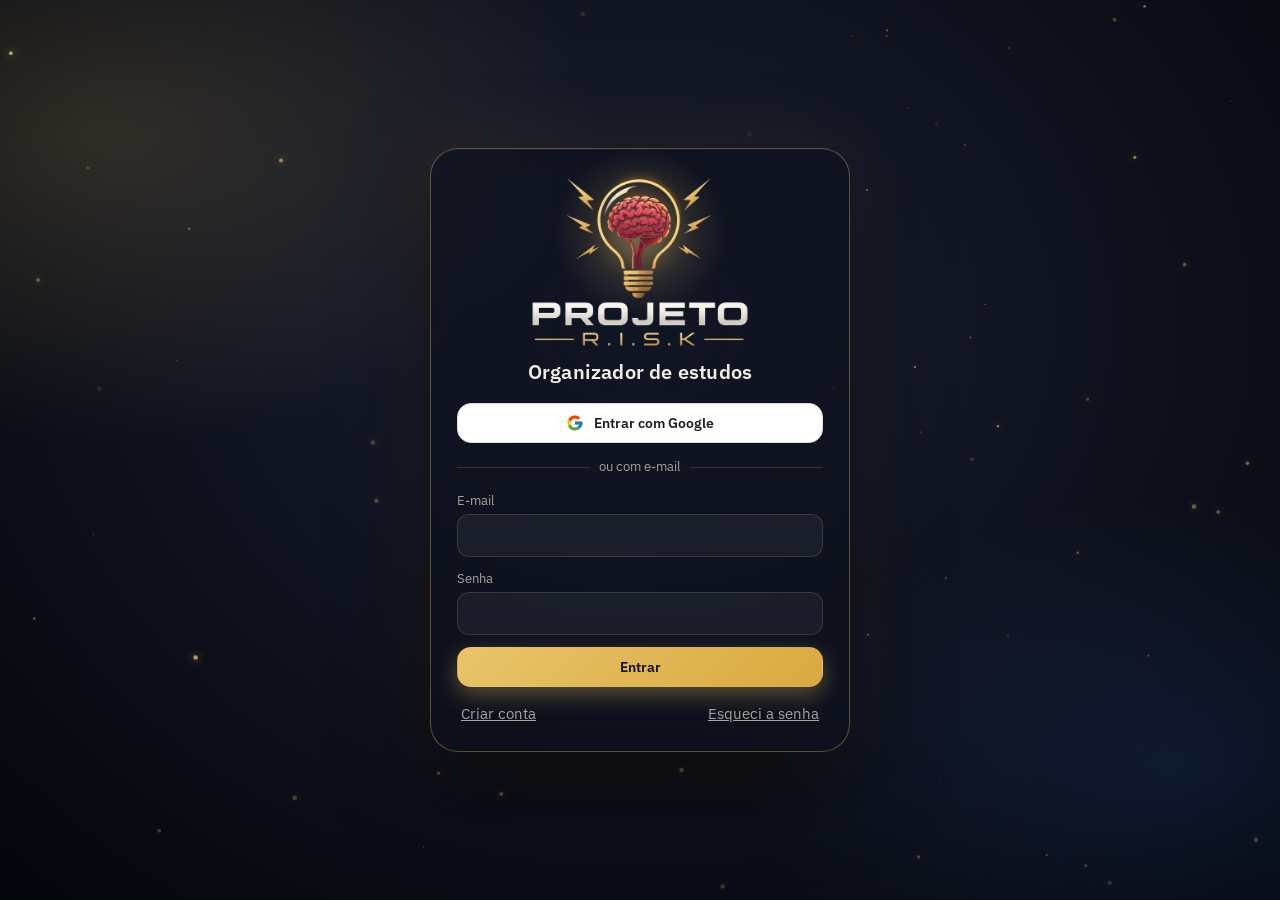
<file: index.html>
<!doctype html>
<html lang="pt-BR">
<head>
  <meta charset="utf-8">
  <meta name="viewport" content="width=device-width, initial-scale=1, viewport-fit=cover">
  <title>PROJETO R.I.S.K. — Organizador de estudos para concursos</title>
  <meta name="description" content="Projeto R.I.S.K.: organizador de estudos para concursos públicos. Plano semanal, edital verticalizado, revisões, horas de estudo e desempenho por matéria.">
  <meta name="keywords" content="Projeto RISK, Projeto R.I.S.K., organizador de estudos, concursos públicos, plano de estudos, edital verticalizado">
  <link rel="canonical" href="https://projeto-risk.vercel.app/">
  <meta name="robots" content="index, follow">
  <meta property="og:type" content="website">
  <meta property="og:site_name" content="PROJETO R.I.S.K.">
  <meta property="og:title" content="PROJETO R.I.S.K. — Organizador de estudos">
  <meta property="og:description" content="Plano semanal, edital verticalizado, revisões e horas de estudo para concursos públicos.">
  <meta property="og:url" content="https://projeto-risk.vercel.app/">
  <meta property="og:image" content="https://projeto-risk.vercel.app/img/icon-512.png">
  <meta property="og:locale" content="pt_BR">
  <script type="application/ld+json">{"@context":"https://schema.org","@type":"WebSite","name":"PROJETO R.I.S.K.","alternateName":["Projeto RISK","Projeto R.I.S.K"],"url":"https://projeto-risk.vercel.app/","description":"Organizador de estudos para concursos públicos."}</script>
  <meta name="theme-color" content="#0D0E0E">
  <link rel="icon" href="img/icon-64.png" type="image/png">
  <link rel="apple-touch-icon" href="img/icon-180.png">
  <link rel="manifest" href="manifest.webmanifest">
  <meta name="apple-mobile-web-app-capable" content="yes">
  <meta name="apple-mobile-web-app-title" content="R.I.S.K.">
  <meta name="apple-mobile-web-app-status-bar-style" content="black">
  <link rel="preconnect" href="https://fonts.googleapis.com">
  <link rel="preconnect" href="https://fonts.gstatic.com" crossorigin>
  <link href="https://fonts.googleapis.com/css2?family=IBM+Plex+Sans:ital,wght@0,400;0,500;0,600;0,700;1,400&family=IBM+Plex+Mono:wght@400;600&display=swap" rel="stylesheet">
  <style>html,body{background:#07090f;margin:0}#intro{position:fixed;inset:0;z-index:9999;background:#07090f}</style>
  <link rel="preload" as="image" href="img/logo-3d-bulbo.webp">
  <link rel="stylesheet" href="css/app.css">
  <script>try{var t=localStorage.getItem('risk-tema');if(t)document.documentElement.dataset.theme=t;}catch(e){}</script>
</head>
<body>
  <div id="intro" aria-hidden="true">
    <canvas id="introFx"></canvas>
    <div class="logo3d nascer"><div class="l3-palco"><i class="l3-anel a1"></i><i class="l3-anel a2"></i><i class="l3-anel a3"></i><i class="l3-halo"></i><img class="l3-bulbo" src="img/logo-3d-bulbo.webp" alt=""><img class="l3-texto" src="img/logo-3d-texto.webp" alt=""><i class="l3-brilho"></i></div></div>
  </div>
  <script src="js/abertura.js"></script>
  <div id="app">
    <main class="pre-app" aria-hidden="true" style="position:absolute;width:1px;height:1px;overflow:hidden;clip:rect(0 0 0 0);white-space:nowrap">
      <h1>PROJETO R.I.S.K. — Organizador de estudos</h1>
      <p>Plano de estudos semanal, edital verticalizado, revisões espaçadas, horas de estudo e desempenho por matéria para quem se prepara para concursos públicos.</p>
      <p><a href="termos.html">Termos de Uso</a> · <a href="privacidade.html">Política de Privacidade</a></p>
    </main>
  </div>
  <script type="module" src="js/app.js"></script>
</body>
</html>
</file>
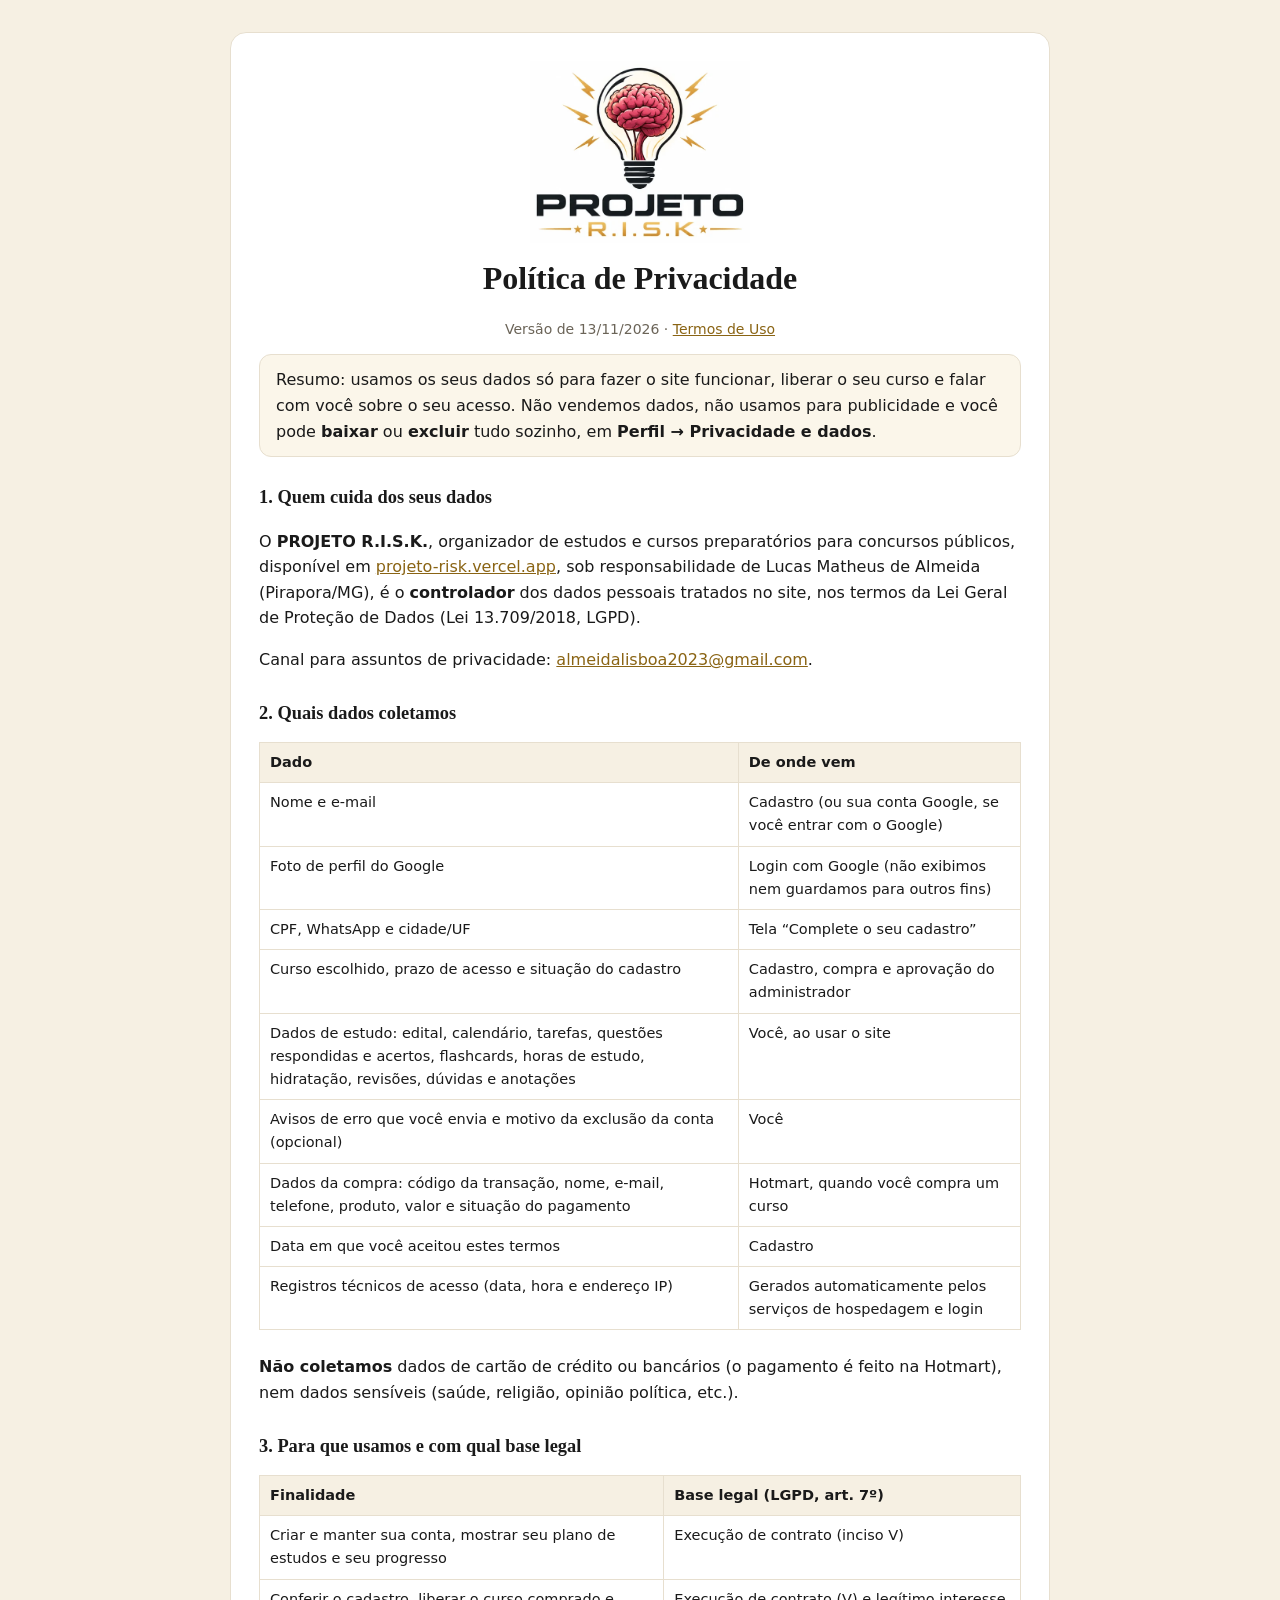
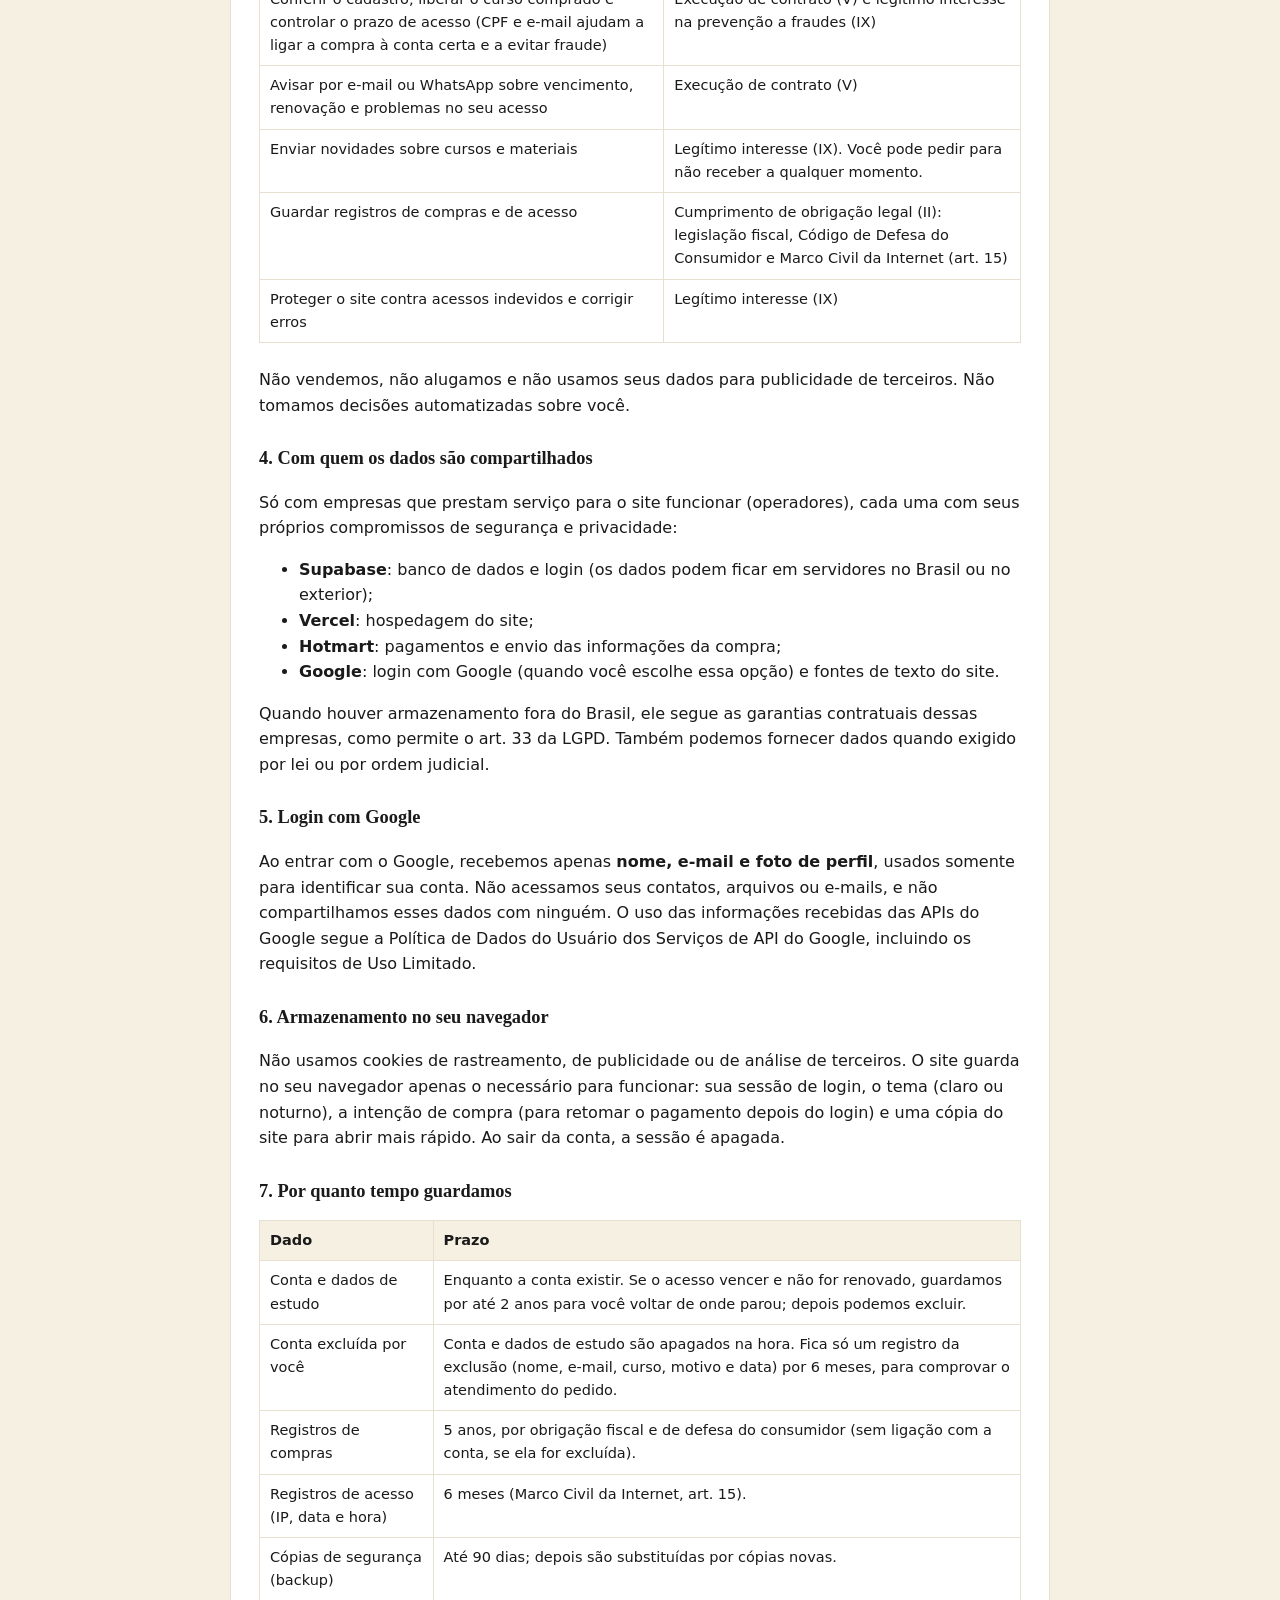
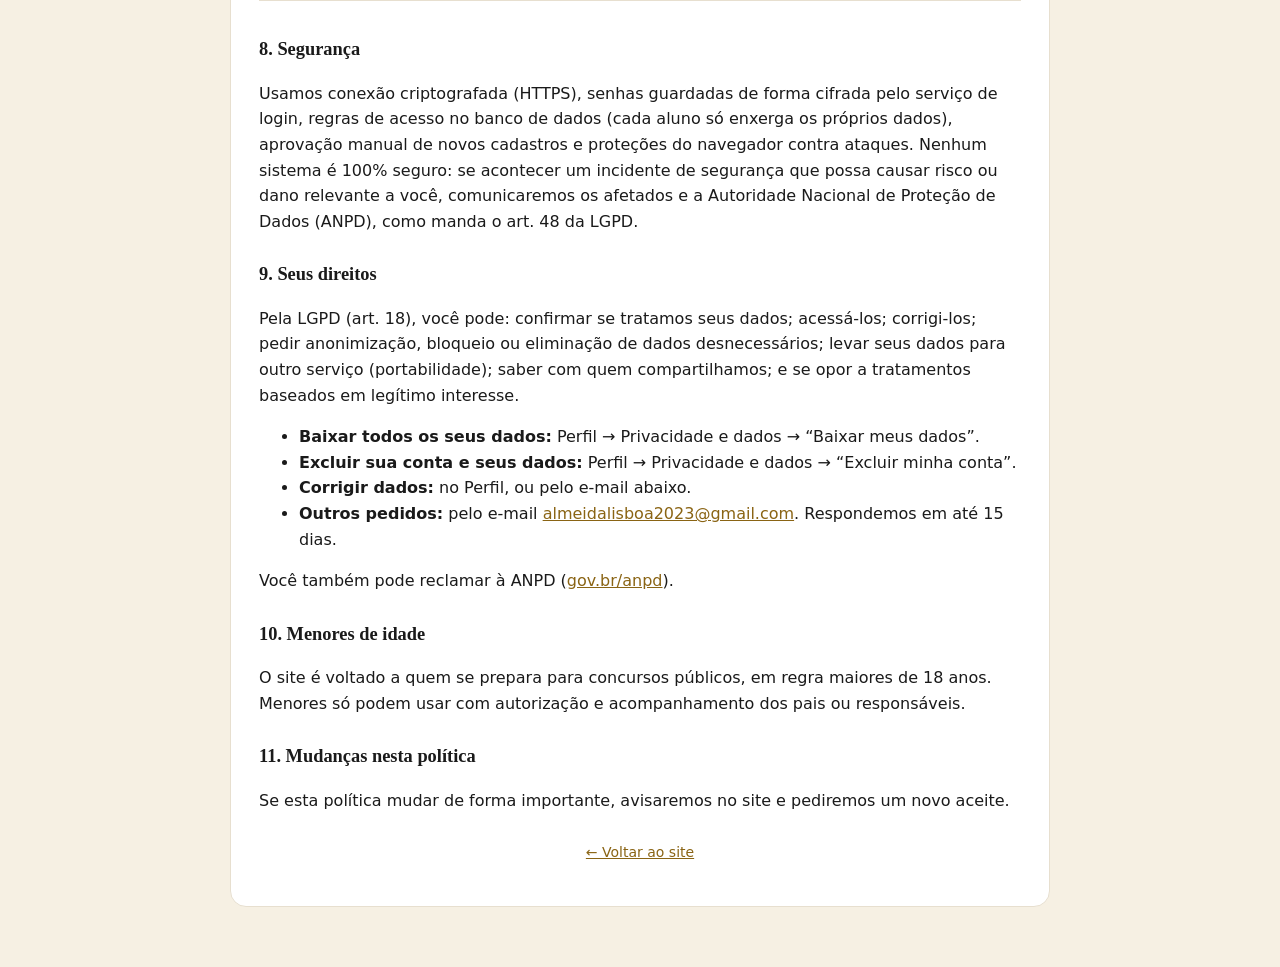
<file: privacidade.html>
<!doctype html>
<html lang="pt-BR">
<head>
  <meta charset="utf-8">
  <meta name="viewport" content="width=device-width, initial-scale=1">
  <title>Política de Privacidade · PROJETO R.I.S.K.</title>
  <link rel="icon" href="img/icon-64.png" type="image/png">
  <style>
    body { margin: 0; background: #F6F0E3; color: #1A1A1A; font: 16px/1.6 system-ui, sans-serif; }
    main { max-width: 820px; margin: 0 auto; padding: 32px 16px 60px; }
    .card { background: #fff; border: 1px solid #E7DFCF; border-radius: 16px; padding: 28px; }
    img { width: 220px; display: block; margin: 0 auto 10px; }
    h1 { font-family: Georgia, serif; text-align: center; margin: 0 0 4px; }
    h2 { font-family: Georgia, serif; font-size: 1.15rem; margin: 26px 0 6px; }
    .muted { color: #6B6458; text-align: center; font-size: 14px; }
    a { color: #8a6414; }
    table { width: 100%; border-collapse: collapse; font-size: 14.5px; margin: 8px 0; }
    th, td { border: 1px solid #E7DFCF; padding: 8px 10px; text-align: left; vertical-align: top; }
    th { background: #F6F0E3; }
    .tw { overflow-x: auto; }
    .box { background: #FBF6EA; border: 1px solid #E7DFCF; border-radius: 12px; padding: 12px 16px; margin: 10px 0; }
  </style>
</head>
<body>
<main><div class="card">
  <img src="img/logo-claro.webp" alt="PROJETO R.I.S.K.">
  <h1>Política de Privacidade</h1>
  <p class="muted">Versão de 13/11/2026 · <a href="termos.html">Termos de Uso</a></p>

  <div class="box">Resumo: usamos os seus dados só para fazer o site funcionar, liberar o seu curso e falar com você sobre o seu acesso. Não vendemos dados, não usamos para publicidade e você pode <b>baixar</b> ou <b>excluir</b> tudo sozinho, em <b>Perfil → Privacidade e dados</b>.</div>

  <h2>1. Quem cuida dos seus dados</h2>
  <p>O <b>PROJETO R.I.S.K.</b>, organizador de estudos e cursos preparatórios para concursos públicos, disponível em <a href="https://projeto-risk.vercel.app">projeto-risk.vercel.app</a>, sob responsabilidade de Lucas Matheus de Almeida (Pirapora/MG), é o <b>controlador</b> dos dados pessoais tratados no site, nos termos da Lei Geral de Proteção de Dados (Lei 13.709/2018, LGPD).</p>
  <p>Canal para assuntos de privacidade: <a href="mailto:almeidalisboa2023@gmail.com">almeidalisboa2023@gmail.com</a>.</p>

  <h2>2. Quais dados coletamos</h2>
  <div class="tw"><table>
    <tr><th>Dado</th><th>De onde vem</th></tr>
    <tr><td>Nome e e-mail</td><td>Cadastro (ou sua conta Google, se você entrar com o Google)</td></tr>
    <tr><td>Foto de perfil do Google</td><td>Login com Google (não exibimos nem guardamos para outros fins)</td></tr>
    <tr><td>CPF, WhatsApp e cidade/UF</td><td>Tela “Complete o seu cadastro”</td></tr>
    <tr><td>Curso escolhido, prazo de acesso e situação do cadastro</td><td>Cadastro, compra e aprovação do administrador</td></tr>
    <tr><td>Dados de estudo: edital, calendário, tarefas, questões respondidas e acertos, flashcards, horas de estudo, hidratação, revisões, dúvidas e anotações</td><td>Você, ao usar o site</td></tr>
    <tr><td>Avisos de erro que você envia e motivo da exclusão da conta (opcional)</td><td>Você</td></tr>
    <tr><td>Dados da compra: código da transação, nome, e-mail, telefone, produto, valor e situação do pagamento</td><td>Hotmart, quando você compra um curso</td></tr>
    <tr><td>Data em que você aceitou estes termos</td><td>Cadastro</td></tr>
    <tr><td>Registros técnicos de acesso (data, hora e endereço IP)</td><td>Gerados automaticamente pelos serviços de hospedagem e login</td></tr>
  </table></div>
  <p><b>Não coletamos</b> dados de cartão de crédito ou bancários (o pagamento é feito na Hotmart), nem dados sensíveis (saúde, religião, opinião política, etc.).</p>

  <h2>3. Para que usamos e com qual base legal</h2>
  <div class="tw"><table>
    <tr><th>Finalidade</th><th>Base legal (LGPD, art. 7º)</th></tr>
    <tr><td>Criar e manter sua conta, mostrar seu plano de estudos e seu progresso</td><td>Execução de contrato (inciso V)</td></tr>
    <tr><td>Conferir o cadastro, liberar o curso comprado e controlar o prazo de acesso (CPF e e-mail ajudam a ligar a compra à conta certa e a evitar fraude)</td><td>Execução de contrato (V) e legítimo interesse na prevenção a fraudes (IX)</td></tr>
    <tr><td>Avisar por e-mail ou WhatsApp sobre vencimento, renovação e problemas no seu acesso</td><td>Execução de contrato (V)</td></tr>
    <tr><td>Enviar novidades sobre cursos e materiais</td><td>Legítimo interesse (IX). Você pode pedir para não receber a qualquer momento.</td></tr>
    <tr><td>Guardar registros de compras e de acesso</td><td>Cumprimento de obrigação legal (II): legislação fiscal, Código de Defesa do Consumidor e Marco Civil da Internet (art. 15)</td></tr>
    <tr><td>Proteger o site contra acessos indevidos e corrigir erros</td><td>Legítimo interesse (IX)</td></tr>
  </table></div>
  <p>Não vendemos, não alugamos e não usamos seus dados para publicidade de terceiros. Não tomamos decisões automatizadas sobre você.</p>

  <h2>4. Com quem os dados são compartilhados</h2>
  <p>Só com empresas que prestam serviço para o site funcionar (operadores), cada uma com seus próprios compromissos de segurança e privacidade:</p>
  <ul>
    <li><b>Supabase</b>: banco de dados e login (os dados podem ficar em servidores no Brasil ou no exterior);</li>
    <li><b>Vercel</b>: hospedagem do site;</li>
    <li><b>Hotmart</b>: pagamentos e envio das informações da compra;</li>
    <li><b>Google</b>: login com Google (quando você escolhe essa opção) e fontes de texto do site.</li>
  </ul>
  <p>Quando houver armazenamento fora do Brasil, ele segue as garantias contratuais dessas empresas, como permite o art. 33 da LGPD. Também podemos fornecer dados quando exigido por lei ou por ordem judicial.</p>

  <h2>5. Login com Google</h2>
  <p>Ao entrar com o Google, recebemos apenas <b>nome, e-mail e foto de perfil</b>, usados somente para identificar sua conta. Não acessamos seus contatos, arquivos ou e-mails, e não compartilhamos esses dados com ninguém. O uso das informações recebidas das APIs do Google segue a Política de Dados do Usuário dos Serviços de API do Google, incluindo os requisitos de Uso Limitado.</p>

  <h2>6. Armazenamento no seu navegador</h2>
  <p>Não usamos cookies de rastreamento, de publicidade ou de análise de terceiros. O site guarda no seu navegador apenas o necessário para funcionar: sua sessão de login, o tema (claro ou noturno), a intenção de compra (para retomar o pagamento depois do login) e uma cópia do site para abrir mais rápido. Ao sair da conta, a sessão é apagada.</p>

  <h2>7. Por quanto tempo guardamos</h2>
  <div class="tw"><table>
    <tr><th>Dado</th><th>Prazo</th></tr>
    <tr><td>Conta e dados de estudo</td><td>Enquanto a conta existir. Se o acesso vencer e não for renovado, guardamos por até 2 anos para você voltar de onde parou; depois podemos excluir.</td></tr>
    <tr><td>Conta excluída por você</td><td>Conta e dados de estudo são apagados na hora. Fica só um registro da exclusão (nome, e-mail, curso, motivo e data) por 6 meses, para comprovar o atendimento do pedido.</td></tr>
    <tr><td>Registros de compras</td><td>5 anos, por obrigação fiscal e de defesa do consumidor (sem ligação com a conta, se ela for excluída).</td></tr>
    <tr><td>Registros de acesso (IP, data e hora)</td><td>6 meses (Marco Civil da Internet, art. 15).</td></tr>
    <tr><td>Cópias de segurança (backup)</td><td>Até 90 dias; depois são substituídas por cópias novas.</td></tr>
  </table></div>

  <h2>8. Segurança</h2>
  <p>Usamos conexão criptografada (HTTPS), senhas guardadas de forma cifrada pelo serviço de login, regras de acesso no banco de dados (cada aluno só enxerga os próprios dados), aprovação manual de novos cadastros e proteções do navegador contra ataques. Nenhum sistema é 100% seguro: se acontecer um incidente de segurança que possa causar risco ou dano relevante a você, comunicaremos os afetados e a Autoridade Nacional de Proteção de Dados (ANPD), como manda o art. 48 da LGPD.</p>

  <h2>9. Seus direitos</h2>
  <p>Pela LGPD (art. 18), você pode: confirmar se tratamos seus dados; acessá-los; corrigi-los; pedir anonimização, bloqueio ou eliminação de dados desnecessários; levar seus dados para outro serviço (portabilidade); saber com quem compartilhamos; e se opor a tratamentos baseados em legítimo interesse.</p>
  <ul>
    <li><b>Baixar todos os seus dados:</b> Perfil → Privacidade e dados → “Baixar meus dados”.</li>
    <li><b>Excluir sua conta e seus dados:</b> Perfil → Privacidade e dados → “Excluir minha conta”.</li>
    <li><b>Corrigir dados:</b> no Perfil, ou pelo e-mail abaixo.</li>
    <li><b>Outros pedidos:</b> pelo e-mail <a href="mailto:almeidalisboa2023@gmail.com">almeidalisboa2023@gmail.com</a>. Respondemos em até 15 dias.</li>
  </ul>
  <p>Você também pode reclamar à ANPD (<a href="https://www.gov.br/anpd" target="_blank" rel="noopener">gov.br/anpd</a>).</p>

  <h2>10. Menores de idade</h2>
  <p>O site é voltado a quem se prepara para concursos públicos, em regra maiores de 18 anos. Menores só podem usar com autorização e acompanhamento dos pais ou responsáveis.</p>

  <h2>11. Mudanças nesta política</h2>
  <p>Se esta política mudar de forma importante, avisaremos no site e pediremos um novo aceite.</p>

  <p class="muted" style="margin-top:28px"><a href="./">← Voltar ao site</a></p>
</div></main>
</body>
</html>
</file>
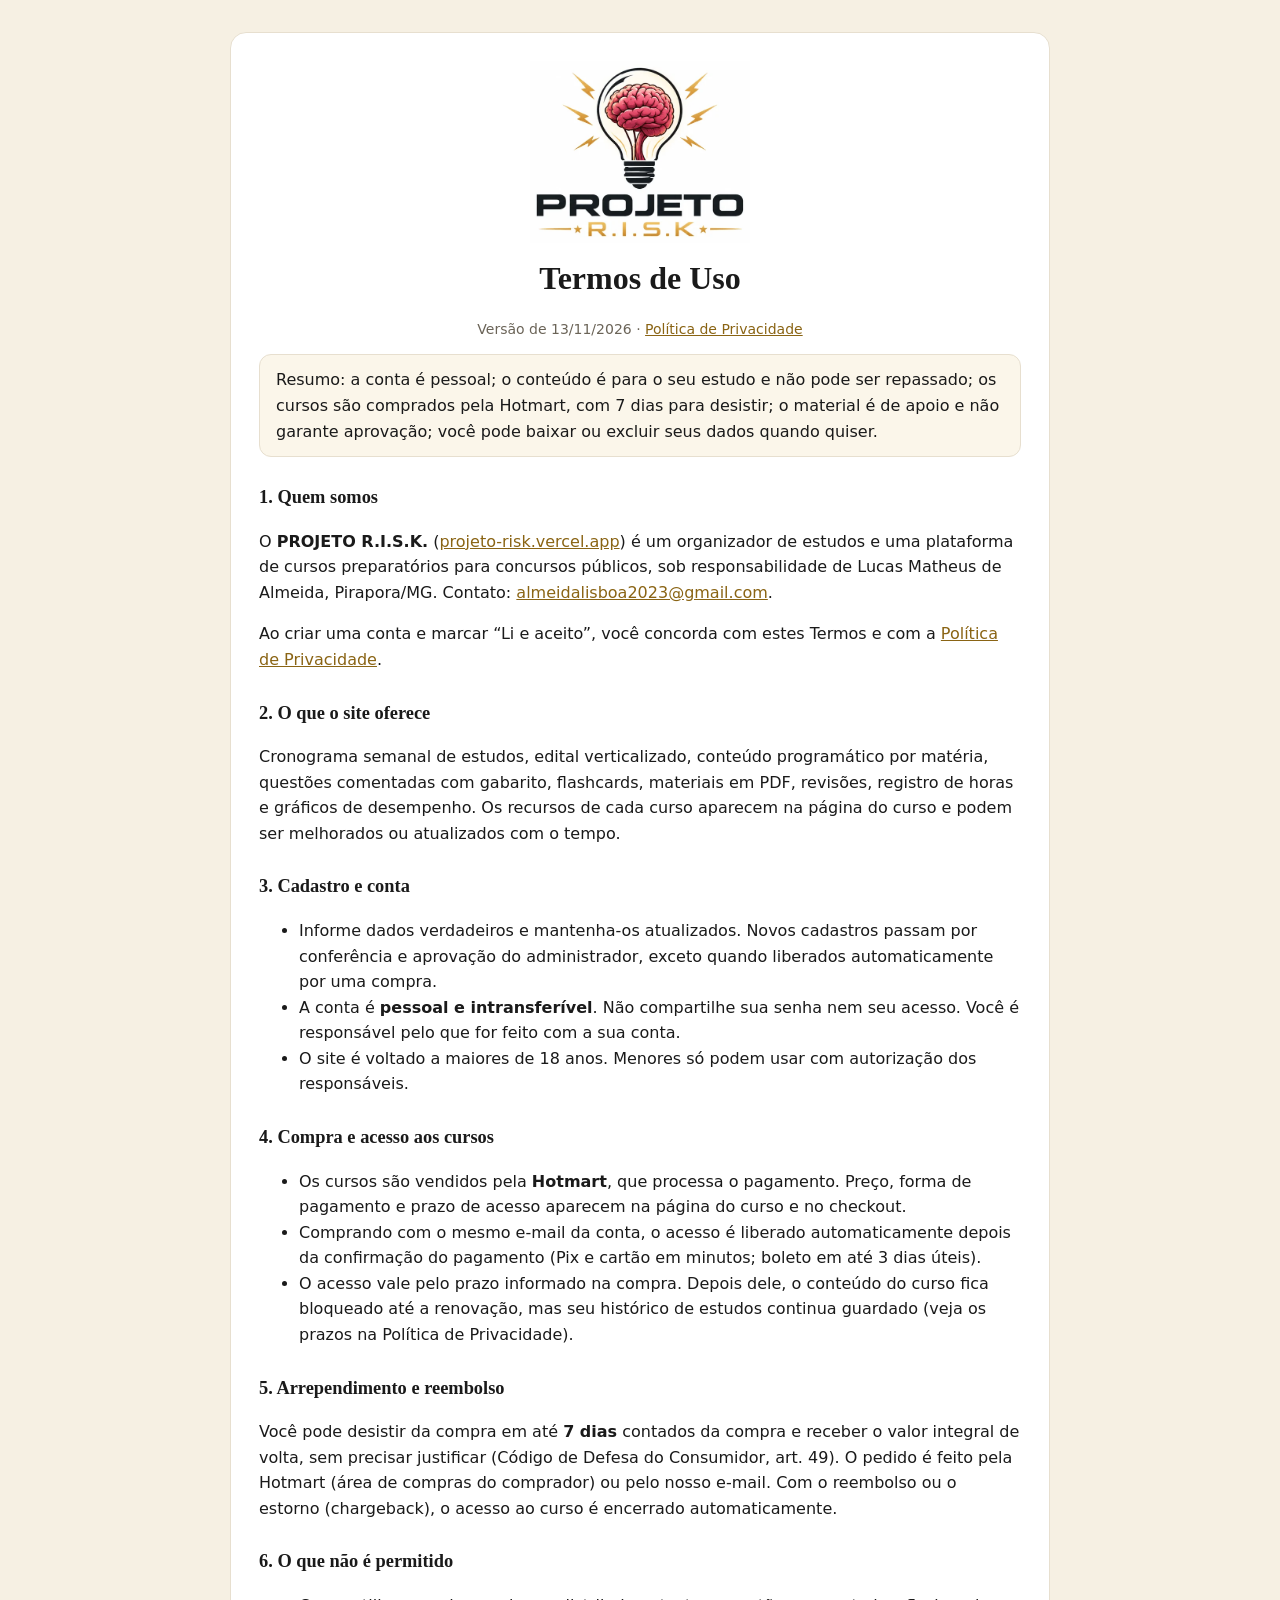
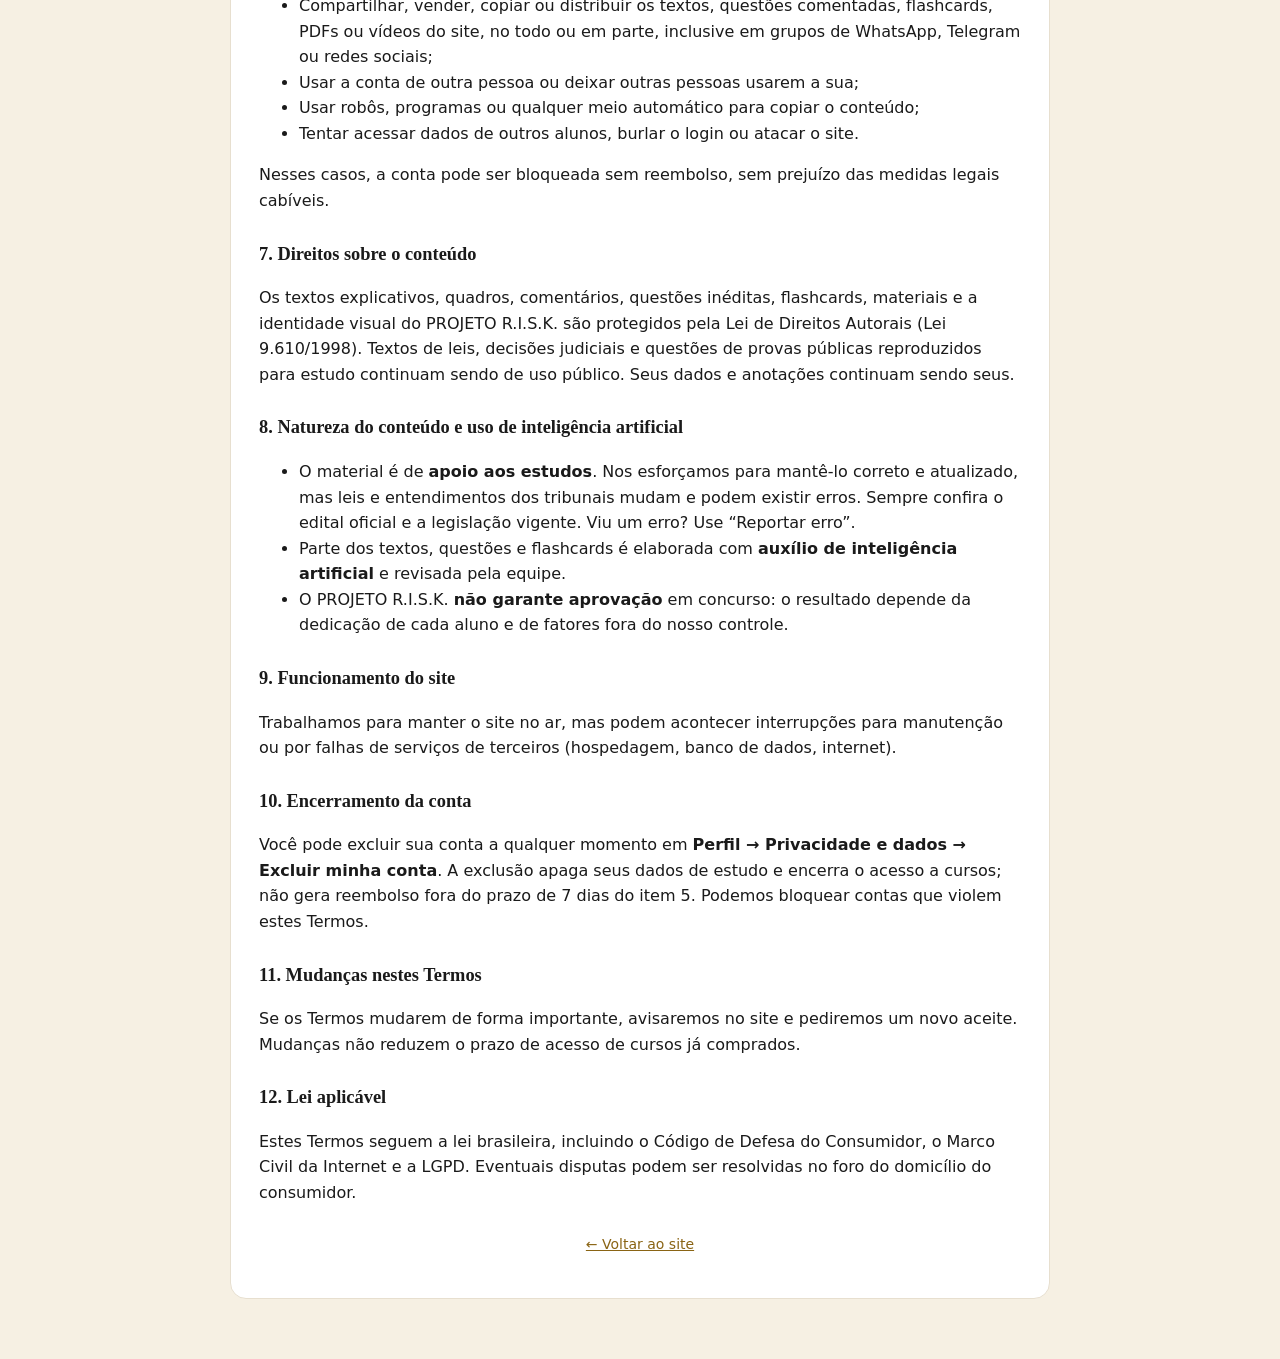
<file: termos.html>
<!doctype html>
<html lang="pt-BR">
<head>
  <meta charset="utf-8">
  <meta name="viewport" content="width=device-width, initial-scale=1">
  <title>Termos de Uso · PROJETO R.I.S.K.</title>
  <link rel="icon" href="img/icon-64.png" type="image/png">
  <style>
    body { margin: 0; background: #F6F0E3; color: #1A1A1A; font: 16px/1.6 system-ui, sans-serif; }
    main { max-width: 820px; margin: 0 auto; padding: 32px 16px 60px; }
    .card { background: #fff; border: 1px solid #E7DFCF; border-radius: 16px; padding: 28px; }
    img { width: 220px; display: block; margin: 0 auto 10px; }
    h1 { font-family: Georgia, serif; text-align: center; margin: 0 0 4px; }
    h2 { font-family: Georgia, serif; font-size: 1.15rem; margin: 26px 0 6px; }
    .muted { color: #6B6458; text-align: center; font-size: 14px; }
    a { color: #8a6414; }
    .box { background: #FBF6EA; border: 1px solid #E7DFCF; border-radius: 12px; padding: 12px 16px; margin: 10px 0; }
  </style>
</head>
<body>
<main><div class="card">
  <img src="img/logo-claro.webp" alt="PROJETO R.I.S.K.">
  <h1>Termos de Uso</h1>
  <p class="muted">Versão de 13/11/2026 · <a href="privacidade.html">Política de Privacidade</a></p>

  <div class="box">Resumo: a conta é pessoal; o conteúdo é para o seu estudo e não pode ser repassado; os cursos são comprados pela Hotmart, com 7 dias para desistir; o material é de apoio e não garante aprovação; você pode baixar ou excluir seus dados quando quiser.</div>

  <h2>1. Quem somos</h2>
  <p>O <b>PROJETO R.I.S.K.</b> (<a href="https://projeto-risk.vercel.app">projeto-risk.vercel.app</a>) é um organizador de estudos e uma plataforma de cursos preparatórios para concursos públicos, sob responsabilidade de Lucas Matheus de Almeida, Pirapora/MG. Contato: <a href="mailto:almeidalisboa2023@gmail.com">almeidalisboa2023@gmail.com</a>.</p>
  <p>Ao criar uma conta e marcar “Li e aceito”, você concorda com estes Termos e com a <a href="privacidade.html">Política de Privacidade</a>.</p>

  <h2>2. O que o site oferece</h2>
  <p>Cronograma semanal de estudos, edital verticalizado, conteúdo programático por matéria, questões comentadas com gabarito, flashcards, materiais em PDF, revisões, registro de horas e gráficos de desempenho. Os recursos de cada curso aparecem na página do curso e podem ser melhorados ou atualizados com o tempo.</p>

  <h2>3. Cadastro e conta</h2>
  <ul>
    <li>Informe dados verdadeiros e mantenha-os atualizados. Novos cadastros passam por conferência e aprovação do administrador, exceto quando liberados automaticamente por uma compra.</li>
    <li>A conta é <b>pessoal e intransferível</b>. Não compartilhe sua senha nem seu acesso. Você é responsável pelo que for feito com a sua conta.</li>
    <li>O site é voltado a maiores de 18 anos. Menores só podem usar com autorização dos responsáveis.</li>
  </ul>

  <h2>4. Compra e acesso aos cursos</h2>
  <ul>
    <li>Os cursos são vendidos pela <b>Hotmart</b>, que processa o pagamento. Preço, forma de pagamento e prazo de acesso aparecem na página do curso e no checkout.</li>
    <li>Comprando com o mesmo e-mail da conta, o acesso é liberado automaticamente depois da confirmação do pagamento (Pix e cartão em minutos; boleto em até 3 dias úteis).</li>
    <li>O acesso vale pelo prazo informado na compra. Depois dele, o conteúdo do curso fica bloqueado até a renovação, mas seu histórico de estudos continua guardado (veja os prazos na Política de Privacidade).</li>
  </ul>

  <h2>5. Arrependimento e reembolso</h2>
  <p>Você pode desistir da compra em até <b>7 dias</b> contados da compra e receber o valor integral de volta, sem precisar justificar (Código de Defesa do Consumidor, art. 49). O pedido é feito pela Hotmart (área de compras do comprador) ou pelo nosso e-mail. Com o reembolso ou o estorno (chargeback), o acesso ao curso é encerrado automaticamente.</p>

  <h2>6. O que não é permitido</h2>
  <ul>
    <li>Compartilhar, vender, copiar ou distribuir os textos, questões comentadas, flashcards, PDFs ou vídeos do site, no todo ou em parte, inclusive em grupos de WhatsApp, Telegram ou redes sociais;</li>
    <li>Usar a conta de outra pessoa ou deixar outras pessoas usarem a sua;</li>
    <li>Usar robôs, programas ou qualquer meio automático para copiar o conteúdo;</li>
    <li>Tentar acessar dados de outros alunos, burlar o login ou atacar o site.</li>
  </ul>
  <p>Nesses casos, a conta pode ser bloqueada sem reembolso, sem prejuízo das medidas legais cabíveis.</p>

  <h2>7. Direitos sobre o conteúdo</h2>
  <p>Os textos explicativos, quadros, comentários, questões inéditas, flashcards, materiais e a identidade visual do PROJETO R.I.S.K. são protegidos pela Lei de Direitos Autorais (Lei 9.610/1998). Textos de leis, decisões judiciais e questões de provas públicas reproduzidos para estudo continuam sendo de uso público. Seus dados e anotações continuam sendo seus.</p>

  <h2>8. Natureza do conteúdo e uso de inteligência artificial</h2>
  <ul>
    <li>O material é de <b>apoio aos estudos</b>. Nos esforçamos para mantê-lo correto e atualizado, mas leis e entendimentos dos tribunais mudam e podem existir erros. Sempre confira o edital oficial e a legislação vigente. Viu um erro? Use “Reportar erro”.</li>
    <li>Parte dos textos, questões e flashcards é elaborada com <b>auxílio de inteligência artificial</b> e revisada pela equipe.</li>
    <li>O PROJETO R.I.S.K. <b>não garante aprovação</b> em concurso: o resultado depende da dedicação de cada aluno e de fatores fora do nosso controle.</li>
  </ul>

  <h2>9. Funcionamento do site</h2>
  <p>Trabalhamos para manter o site no ar, mas podem acontecer interrupções para manutenção ou por falhas de serviços de terceiros (hospedagem, banco de dados, internet).</p>

  <h2>10. Encerramento da conta</h2>
  <p>Você pode excluir sua conta a qualquer momento em <b>Perfil → Privacidade e dados → Excluir minha conta</b>. A exclusão apaga seus dados de estudo e encerra o acesso a cursos; não gera reembolso fora do prazo de 7 dias do item 5. Podemos bloquear contas que violem estes Termos.</p>

  <h2>11. Mudanças nestes Termos</h2>
  <p>Se os Termos mudarem de forma importante, avisaremos no site e pediremos um novo aceite. Mudanças não reduzem o prazo de acesso de cursos já comprados.</p>

  <h2>12. Lei aplicável</h2>
  <p>Estes Termos seguem a lei brasileira, incluindo o Código de Defesa do Consumidor, o Marco Civil da Internet e a LGPD. Eventuais disputas podem ser resolvidas no foro do domicílio do consumidor.</p>

  <p class="muted" style="margin-top:28px"><a href="./">← Voltar ao site</a></p>
</div></main>
</body>
</html>
</file>
<file: css/app.css>
:root {
  --bg: #F6F0E3; --card: #FFFFFF; --hero: #ECE4D3; --borda: #E7DFCF; --txt: #1A1A1A; --txt2: #6B6458;
  --menu: #0D0E0E; --menu-ativo: #1F1F1F; --menu-txt: #EDE7DA; --rosa: #F4A7B9; --verde: #2E7D4F; --vermelho: #C0392B;
  --btn: #111111; --btn-txt: #F6F0E3; --pill: #EFE8DA; --pill-txt: #4A453C; --flip: #151515; --flip-txt: #F6F0E3;
  --serif: 'IBM Plex Sans', 'Segoe UI', Arial, sans-serif; --sans: 'IBM Plex Sans', 'Segoe UI', Arial, sans-serif; --mono: 'IBM Plex Mono', Consolas, monospace;
  --ouro: #A8771A; --ouro2: #D9A93F; --raio: 16px; --sombra: 0 1px 2px rgba(0,0,0,.04);
}
@media (prefers-color-scheme: dark) { :root:not([data-theme="light"]) {
  --bg: #141414; --card: #1C1C1C; --hero: #202020; --borda: #2A2A2A; --txt: #F2EDE3; --txt2: #A39E94;
  --menu: #0D0E0E; --menu-ativo: #1A1A1A; --ouro: #D9A93F; --btn: #F2EDE3; --btn-txt: #111; --pill: #262626; --pill-txt: #D8D2C6; --flip: #0E0E0E; --verde: #4CAF7A; --vermelho: #E57368;
} }
:root[data-theme="dark"] {
  --bg: #141414; --card: #1C1C1C; --hero: #202020; --borda: #2A2A2A; --txt: #F2EDE3; --txt2: #A39E94;
  --menu: #0D0E0E; --menu-ativo: #1A1A1A; --ouro: #D9A93F; --btn: #F2EDE3; --btn-txt: #111; --pill: #262626; --pill-txt: #D8D2C6; --flip: #0E0E0E; --verde: #4CAF7A; --vermelho: #E57368;
}
* { box-sizing: border-box; }
html, body { margin: 0; background: var(--bg); color: var(--txt); font-family: var(--sans); font-size: 15px; line-height: 1.5; }
a { color: inherit; }
h1, h2, h3 { font-family: var(--serif); font-weight: 600; margin: 0 0 .4em; line-height: 1.2; }
h1 { font-size: 2.2rem; } h2 { font-size: 1.5rem; } h3 { font-size: 1.15rem; }
.mono { font-family: var(--mono); font-size: 12px; color: var(--txt2); letter-spacing: .04em; }
.up { text-transform: uppercase; }
.muted { color: var(--txt2); }
.ok { color: var(--verde); } .bad { color: var(--vermelho); }

/* layout */
.shell { display: flex; min-height: 100vh; gap: 16px; padding: 16px; }
.side { width: 240px; flex-shrink: 0; background: var(--menu); color: var(--menu-txt); border-radius: 24px; padding: 22px 14px; position: sticky; top: 16px; height: calc(100vh - 32px); display: flex; flex-direction: column; overflow-y: auto; scrollbar-width: thin; }
.side .rodape { position: sticky; bottom: -22px; background: var(--menu); padding-bottom: 6px; }
.logo { font-family: var(--serif); font-size: 1.35rem; font-weight: 600; padding: 0 10px 18px; display: flex; align-items: center; gap: 6px; }
.logo i { width: 8px; height: 8px; border-radius: 50%; background: var(--rosa); display: inline-block; }
.side .grupo { font-size: 12px; opacity: .55; padding: 12px 12px 6px; }
.side a.item { display: flex; align-items: center; gap: 10px; padding: 9px 12px; border-radius: 12px; text-decoration: none; color: var(--menu-txt); font-weight: 500; }
.side a.item:hover { background: var(--menu-ativo); }
.side a.item.ativo { background: var(--menu-ativo); color: var(--ouro2); }
.side .rodape { margin-top: auto; border-top: 1px solid #2a2a2a; padding-top: 12px; font-size: 13px; }
.side select { width: 100%; background: #1c1c1c; color: var(--menu-txt); border: 1px solid #333; border-radius: 10px; padding: 8px; font-family: var(--sans); }
.main { flex: 1; min-width: 0; max-width: 1180px; }
.topo { display: flex; align-items: center; justify-content: space-between; gap: 12px; flex-wrap: wrap; margin-bottom: 16px; }
.burger { display: none; }

/* componentes */
.card { background: var(--card); border: 1px solid var(--borda); border-radius: var(--raio); padding: 20px; box-shadow: var(--sombra); }
.hero { background: var(--hero); border-radius: 28px; padding: 32px 20px; text-align: center; }
.grid { display: grid; gap: 16px; }
.g2 { grid-template-columns: repeat(auto-fit, minmax(min(320px, 100%), 1fr)); }
.g4 { grid-template-columns: repeat(auto-fit, minmax(200px, 1fr)); }
.pill { display: inline-flex; align-items: center; gap: 6px; background: var(--pill); color: var(--pill-txt); border-radius: 999px; padding: 4px 12px; font-size: 13px; font-weight: 500; }
.pill.dash { background: transparent; border: 1px dashed var(--borda); }
.pill.verde { background: color-mix(in srgb, var(--verde) 15%, transparent); color: var(--verde); }
.pill.rosa { background: color-mix(in srgb, var(--rosa) 30%, transparent); color: var(--txt); }
.btn { display: inline-flex; align-items: center; justify-content: center; gap: 6px; border-radius: 10px; padding: 10px 16px; font: 600 14px var(--sans); cursor: pointer; border: 1px solid var(--btn); background: var(--btn); color: var(--btn-txt); text-decoration: none; }
.btn.sec { background: var(--card); color: var(--txt); border-color: var(--borda); }
.btn.mini { padding: 6px 10px; font-size: 13px; }
.btn:disabled { opacity: .5; cursor: default; }
.btn.verde { background: var(--verde); border-color: var(--verde); color: #fff; }
.btn.vermelho { background: var(--vermelho); border-color: var(--vermelho); color: #fff; }
.linkbtn { background: none; border: 0; color: var(--txt2); text-decoration: underline; cursor: pointer; font: inherit; padding: 4px; }
input, select, textarea { font: inherit; color: var(--txt); background: var(--card); border: 1px solid var(--borda); border-radius: 10px; padding: 9px 12px; }
textarea { width: 100%; min-height: 80px; }
label { font-size: 13px; color: var(--txt2); display: block; margin-bottom: 4px; }
.campo { margin-bottom: 12px; }
.row { display: flex; gap: 10px; align-items: center; flex-wrap: wrap; }
.sp { flex: 1; }
.bar { height: 8px; background: var(--pill); border-radius: 99px; overflow: hidden; }
.bar-in { height: 100%; background: var(--txt); border-radius: 99px; transition: width .4s; }
.num { font-family: var(--serif); font-size: 2rem; font-weight: 600; }
.loading { display: flex; gap: 10px; align-items: center; color: var(--txt2); padding: 24px; }
.loading.full { height: 100vh; justify-content: center; }
.spin { width: 18px; height: 18px; border: 2px solid var(--borda); border-top-color: var(--txt); border-radius: 50%; animation: gira .8s linear infinite; }
@keyframes gira { to { transform: rotate(360deg); } }

/* flip */
.flip { display: inline-flex; align-items: center; gap: 8px; margin: 18px 0; }
.flip-d { background: var(--flip); color: var(--flip-txt); font: 600 clamp(36px, 8vw, 72px)/1 var(--sans); width: clamp(44px, 9vw, 86px); padding: 14px 0; border-radius: 12px; text-align: center; position: relative; box-shadow: 0 6px 14px rgba(0,0,0,.18); }
.flip-d::after { content: ''; position: absolute; left: 0; right: 0; top: 50%; height: 2px; background: rgba(255,255,255,.75); }
.flip-sep { font-size: 36px; color: var(--txt2); }
.frase { font-family: var(--serif); font-size: 1.25rem; font-style: italic; max-width: 640px; margin: 10px auto 4px; }

/* semana */
.dias { display: flex; gap: 6px; flex-wrap: wrap; }
.dia { border: 0; background: none; text-align: center; padding: 6px 10px; border-radius: 12px; cursor: pointer; color: var(--txt); font: inherit; }
.dia small { display: block; color: var(--txt2); font-size: 12px; }
.dia .pt { width: 10px; height: 10px; border-radius: 50%; background: var(--borda); margin: 4px auto; }
.dia .pt.feito { background: var(--verde); } .dia .pt.parcial { background: var(--rosa); }
.dia.sel { background: var(--pill); font-weight: 600; }
.dia.hoje { outline: 2px solid var(--ouro2); }

/* blocos */
.bloco h2 { font-size: 1.6rem; }
.assunto { border: 1px solid var(--borda); border-radius: 12px; padding: 12px 14px; margin: 10px 0; background: color-mix(in srgb, var(--pill) 40%, transparent); }
.assunto b { font-weight: 600; }
.assunto details summary { cursor: pointer; color: var(--txt2); font-size: 13px; margin-top: 6px; }
.links { display: flex; flex-wrap: wrap; gap: 8px; margin-top: 8px; }
.link { font-size: 13px; padding: 4px 10px; border-radius: 999px; border: 1px solid var(--borda); text-decoration: none; background: var(--card); }
.check { display: flex; align-items: center; gap: 8px; margin: 6px 0; }
.check input { width: 18px; height: 18px; accent-color: var(--verde); }
.bloco.feito { opacity: .75; }
.bloco.feito h2::after { content: ' ✓'; color: var(--verde); }

/* edital */
.mat { border: 1px solid var(--borda); border-radius: 14px; margin-bottom: 10px; background: var(--card); overflow: hidden; }
.mat > summary { list-style: none; cursor: pointer; padding: 14px 16px; display: flex; gap: 10px; align-items: center; }
.mat > summary::-webkit-details-marker { display: none; }
.top { display: grid; grid-template-columns: 26px 1fr auto; gap: 10px; padding: 12px 16px; border-top: 1px solid var(--borda); align-items: start; }
.top .nums { text-align: right; font-size: 13px; white-space: nowrap; }

/* questões */
.texto-base { border-left: 4px solid #F59E0B; background: color-mix(in srgb, var(--pill) 60%, transparent); padding: 12px 16px; border-radius: 8px; max-height: 350px; overflow: auto; margin-bottom: 12px; font-size: 14px; }
.tb-label { font-family: var(--mono); font-size: 11px; color: var(--txt2); text-transform: uppercase; margin-bottom: 6px; }
.afirmacao { font-size: 16.5px; }
.afirmacao p, .texto-base p { margin: 0 0 .7em; }
pre.code, .afirmacao pre, .texto-base pre { font-family: var(--mono); font-size: 13px; background: #1b1b1b; color: #eee; padding: 12px; border-radius: 10px; overflow-x: auto; white-space: pre; }
.resp { display: flex; gap: 10px; margin-top: 14px; flex-wrap: wrap; }
.resp .btn { min-width: 110px; }
.resultado { margin-top: 14px; border-radius: 12px; padding: 14px; border: 1px solid var(--borda); }
.resultado.ok { background: color-mix(in srgb, var(--verde) 10%, var(--card)); border-color: var(--verde); color: var(--txt); }
.resultado.bad { background: color-mix(in srgb, var(--vermelho) 10%, var(--card)); border-color: var(--vermelho); color: var(--txt); }
.alt { display: block; width: 100%; text-align: left; margin: 6px 0; }
.alt.riscada { text-decoration: line-through; opacity: .5; }
.filtros { display: grid; grid-template-columns: repeat(auto-fit, minmax(170px, 1fr)); gap: 10px; }
table.tab { width: 100%; border-collapse: collapse; font-size: 14px; }
table.tab td, table.tab th { border-bottom: 1px solid var(--borda); padding: 8px; text-align: left; }

/* gráfico */
.chart { display: flex; align-items: flex-end; gap: 10px; height: 200px; position: relative; padding: 0 4px; margin-top: 22px; border-bottom: 1px solid var(--borda); }
.chart .meta { position: absolute; left: 0; right: 0; border-top: 2px dashed #F59E0B; z-index: 1; }
.chart .col { flex: 1; display: flex; align-items: flex-end; justify-content: center; height: 100%; min-width: 0; }
.chart .b { width: 70%; max-width: 46px; border-radius: 8px 8px 0 0; position: relative; }
.chart .b .v { position: absolute; top: -18px; left: 50%; transform: translateX(-50%); white-space: nowrap; }
.chart-labs { display: flex; gap: 10px; padding: 0 4px; }
.chart-labs .lab { flex: 1; min-width: 0; }
.chart .b.ok { background: var(--verde); } .chart .b.bad { background: var(--vermelho); }
.chart-labs .lab { font-size: 11px; color: var(--txt2); text-align: center; margin-top: 4px; height: 30px; overflow: hidden; }
.chart .v { font-size: 12px; font-weight: 600; }

/* modal/toast */
.modal-bg { position: fixed; inset: 0; background: rgba(0,0,0,.45); display: flex; align-items: center; justify-content: center; z-index: 50; padding: 16px; }
.modal { background: var(--card); color: var(--txt); border-radius: 18px; padding: 24px; width: 100%; max-width: 480px; max-height: 90vh; overflow: auto; position: relative; }
.modal.largo { max-width: 860px; }
.modal-x { position: absolute; right: 12px; top: 8px; border: 0; background: none; font-size: 26px; cursor: pointer; color: var(--txt2); }
.toast { position: fixed; bottom: 20px; left: 50%; transform: translate(-50%, 20px); opacity: 0; background: var(--btn); color: var(--btn-txt); padding: 12px 18px; border-radius: 12px; z-index: 60; transition: .3s; max-width: 90vw; }
.toast.show { opacity: 1; transform: translate(-50%, 0); }
.toast.erro { background: var(--vermelho); color: #fff; }

.login { min-height: 100vh; display: flex; align-items: center; justify-content: center; padding: 16px; }
.login .card { width: 100%; max-width: 400px; }
.demo { background: #F59E0B; color: #111; text-align: center; font-size: 13px; padding: 4px; }

@media (max-width: 860px) {
  .shell { display: block; padding: 12px; }
  .side { position: fixed; left: 0; top: 0; bottom: 0; height: 100vh; border-radius: 0 24px 24px 0; z-index: 40; transform: translateX(-105%); transition: .25s; }
  .side.aberto { transform: none; }
  .burger { display: inline-flex; }
  h1 { font-size: 1.8rem; }
  .top { grid-template-columns: 22px 1fr; }
  .top .nums { grid-column: 2; text-align: left; }
}
.btn.burger { display: none; }
@media (max-width: 860px) { .btn.burger { display: inline-flex; } }
.filtros select, .filtros input { width: 100%; }
.resp .btn.escolhida { outline: 3px solid var(--rosa); }
.dias { display: grid; grid-template-columns: repeat(7, minmax(0, 1fr)); max-width: 620px; }
.dia { padding: 6px 2px; }

/* ===== marca ===== */
.logo-img { display: block; padding: 0 6px 14px; }
.logo-img img { width: 100%; max-width: 200px; display: block; margin: 0 auto; border-radius: 12px; }
.login-logo { text-align: center; margin: -6px 0 6px; }
.login-logo img { width: 100%; max-width: 280px; border-radius: 16px; }
.pill.ouro { background: color-mix(in srgb, var(--ouro2) 22%, transparent); color: var(--ouro); border: 1px solid color-mix(in srgb, var(--ouro2) 55%, transparent); font-weight: 600; }
.mono.ouro, .ouro-txt { color: var(--ouro); }
.hero h1 .ponto { color: var(--ouro2); }

/* ===== cartões de questão ===== */
.qcard { border-left: 3px solid var(--ouro2); }
.qtags { display: flex; flex-wrap: wrap; gap: 8px; align-items: center; }
.qmeta { display: flex; flex-wrap: wrap; gap: 6px 16px; margin: 10px 0 6px; font-size: 13.5px; color: var(--txt2); }
.qmeta span { display: inline-flex; gap: 5px; align-items: center; }
.dif { border-radius: 999px; padding: 2px 10px; font-size: 12px; font-weight: 600; border: 1px solid; }
.dif.f { color: var(--verde); border-color: var(--verde); background: color-mix(in srgb, var(--verde) 12%, transparent); }
.dif.m { color: #B7791F; border-color: #D69E2E; background: color-mix(in srgb, #D69E2E 14%, transparent); }
.dif.d { color: var(--vermelho); border-color: var(--vermelho); background: color-mix(in srgb, var(--vermelho) 12%, transparent); }
.qprev { font-weight: 600; font-size: 15.5px; margin: 6px 0 10px; }

/* ===== calendário mensal ===== */
.mes { display: grid; grid-template-columns: repeat(7, minmax(0, 1fr)); gap: 6px; }
.mes .cab { font-family: var(--mono); font-size: 11px; color: var(--txt2); text-align: center; text-transform: uppercase; }
.mes .cel { min-height: 74px; border: 1px solid var(--borda); border-radius: 12px; padding: 6px 8px; background: var(--card); cursor: pointer; text-align: left; font: inherit; color: var(--txt); display: flex; flex-direction: column; gap: 3px; }
.mes .cel.fora { opacity: .35; }
.mes .cel.hoje { outline: 2px solid var(--ouro2); }
.mes .cel .n { font-weight: 600; }
.mes .cel .q { font-size: 12px; color: var(--txt2); }
.mes .cel.ok { background: color-mix(in srgb, var(--verde) 12%, var(--card)); }
.mes .cel.parcial { background: color-mix(in srgb, var(--rosa) 22%, var(--card)); }
.mes .cel.atraso { background: color-mix(in srgb, var(--vermelho) 12%, var(--card)); }
.legenda { display: flex; flex-wrap: wrap; gap: 12px; font-size: 12px; color: var(--txt2); margin-top: 10px; }
.legenda i { display: inline-block; width: 10px; height: 10px; border-radius: 3px; margin-right: 4px; vertical-align: -1px; }
.abas { display: inline-flex; background: var(--pill); border-radius: 12px; padding: 3px; gap: 2px; }
.abas button { border: 0; background: none; padding: 6px 14px; border-radius: 9px; font: 600 13px var(--sans); color: var(--txt2); cursor: pointer; }
.abas button.on { background: var(--card); color: var(--txt); box-shadow: var(--sombra); }

/* ===== cronômetro ===== */
.crono { display: inline-flex; align-items: center; gap: 8px; font-family: var(--mono); font-size: 13px; }
.crono.rodando { color: var(--ouro); font-weight: 600; }
.crono-flut { position: fixed; right: 16px; bottom: 16px; z-index: 45; background: var(--menu); color: var(--menu-txt); border-radius: 14px; padding: 10px 14px; display: flex; gap: 10px; align-items: center; box-shadow: 0 8px 24px rgba(0,0,0,.25); font-size: 13px; }
.crono-flut b { font-family: var(--mono); color: var(--ouro2); }
.crono-flut button { background: var(--ouro2); color: #111; border: 0; border-radius: 8px; padding: 5px 10px; font: 600 12px var(--sans); cursor: pointer; }

/* ===== painel ===== */
.sug { display: grid; grid-template-columns: 1fr auto; gap: 8px 12px; padding: 10px 0; border-top: 1px solid var(--borda); align-items: center; }
.sug:first-of-type { border-top: 0; }
.sug .mot { font-size: 12.5px; color: var(--txt2); }
.fogo { font-size: 1.8rem; }
.lista-mov { max-height: 340px; overflow: auto; font-size: 13.5px; }
.lista-mov div { padding: 5px 0; border-bottom: 1px dashed var(--borda); }

/* ===== simulado ===== */
.sim-topo { position: sticky; top: 0; z-index: 5; background: var(--bg); padding: 10px 0; display: flex; gap: 10px; align-items: center; flex-wrap: wrap; border-bottom: 1px solid var(--borda); margin-bottom: 12px; }
.sim-tempo { font-family: var(--mono); font-size: 1.2rem; font-weight: 600; }
.sim-tempo.pouco { color: var(--vermelho); }
.sim-grade { display: grid; grid-template-columns: repeat(auto-fill, minmax(38px, 1fr)); gap: 6px; }
.sim-grade button { border: 1px solid var(--borda); background: var(--card); border-radius: 8px; padding: 6px 0; font: 600 13px var(--mono); cursor: pointer; color: var(--txt); }
.sim-grade button.resp { background: var(--txt); color: var(--bg); }
.sim-grade button.atual { outline: 2px solid var(--ouro2); }
.sim-grade button.ok { background: var(--verde); color: #fff; border-color: var(--verde); }
.sim-grade button.bad { background: var(--vermelho); color: #fff; border-color: var(--vermelho); }
.resp .btn.marcada { background: var(--txt); color: var(--bg); border-color: var(--txt); }
.nota { font-family: var(--serif); font-size: 3rem; font-weight: 600; line-height: 1; }
@media (max-width: 600px) { .mes .cel { min-height: 56px; padding: 4px; } .mes .cel .q { font-size: 10px; line-height: 1.1; } .mes .cel .q + .q, .mes .cel .lg { display: none; } }

/* ===== resumo em folha A4 ===== */
.doc { background: #fff; color: #1a1a1a; max-width: 820px; margin: 0 auto; padding: 36px 44px; border-radius: 6px; box-shadow: 0 6px 30px rgba(0,0,0,.12); font-size: 14.5px; line-height: 1.6; }
.doc-cab { display: flex; gap: 22px; align-items: center; border-bottom: 3px solid #D9A93F; padding-bottom: 16px; margin-bottom: 18px; }
.doc-logo { width: 170px; flex-shrink: 0; }
.doc-dados { font-size: 13px; color: #333; }
.doc-tit { font-family: var(--serif); font-size: 1.4rem; font-weight: 600; color: #111; margin-bottom: 4px; }
.doc-assunto { background: #F6F0E3; border-left: 5px solid #D9A93F; border-radius: 8px; padding: 12px 16px; margin-bottom: 18px; }
.doc-assunto h1 { font-size: 1.25rem; margin: 2px 0 0; color: #111; }
.doc-mat { font-family: var(--mono); font-size: 11px; text-transform: uppercase; letter-spacing: .06em; color: #8a6414; }
.doc-corpo h2 { font-size: 1.15rem; color: #111; border-bottom: 1px solid #E7DFCF; padding-bottom: 4px; margin: 22px 0 8px; break-after: avoid; }
.doc-corpo h3 { font-size: 1rem; margin: 14px 0 6px; color: #111; break-after: avoid; }
.doc-corpo table { width: 100%; border-collapse: collapse; margin: 10px 0; font-size: 13px; break-inside: avoid; }
.doc-corpo th { background: #111; color: #F6F0E3; text-align: left; }
.doc-corpo th, .doc-corpo td { border: 1px solid #ddd; padding: 6px 8px; vertical-align: top; }
.doc-corpo tr:nth-child(even) td { background: #faf7f0; }
.doc-corpo strong { color: #111; }
.doc-corpo blockquote { border-left: 4px solid #F4A7B9; margin: 10px 0; padding: 6px 12px; background: #fdf3f5; }
.doc-corpo li { margin: 3px 0; }
.doc-rod { margin-top: 26px; padding-top: 10px; border-top: 1px solid #E7DFCF; font-size: 11px; color: #777; text-align: center; }
@media (max-width: 600px) { .doc { padding: 20px 16px; } .doc-cab { flex-direction: column; align-items: flex-start; } }
@media print {
  @page { size: A4; margin: 14mm 14mm 18mm; }
  html, body { background: #fff !important; }
  .side, .demo, .burger, .crono-flut, .toast, .no-print, .main > .row { display: none !important; }
  .shell { display: block; padding: 0; }
  .main { max-width: none; }
  .doc { box-shadow: none; padding: 0; max-width: none; border-radius: 0; }
  .doc-rod { position: fixed; bottom: 0; left: 0; right: 0; background: #fff; margin: 0; }
  .doc-corpo { padding-bottom: 30px; }
  * { -webkit-print-color-adjust: exact; print-color-adjust: exact; }
}

/* ===== login ===== */
.login-frase { text-align: center; font-family: var(--serif); font-size: 1.35rem; font-weight: 600; margin: 4px 0 16px; letter-spacing: .01em; }
.btn-google { width: 100%; gap: 10px; background: #fff !important; color: #1f1f1f !important; border-color: #dadce0 !important; }
.ou { display: flex; align-items: center; gap: 10px; color: var(--txt2); font-size: 13px; margin: 14px 0; }
.ou::before, .ou::after { content: ''; flex: 1; border-top: 1px solid var(--borda); }
.side .badge { margin-left: auto; background: var(--vermelho); color: #fff; border-radius: 999px; font-size: 11px; padding: 1px 7px; font-weight: 700; }

/* ===================== TEMAS DO CALENDÁRIO ===================== */
.tema-wrap { --t-bg: #0A1B33; --t-txt: #EAF1FF; --t-txt2: #A9BCE0; --t-card: rgba(255,255,255,.06); --t-borda: rgba(255,255,255,.12);
  --t-bl: linear-gradient(160deg, #1546A0, #0F3A8A); --t-bl-txt: #fff; --t-bl-txt2: #cfe0ff; --t-assunto: rgba(0,0,0,.18);
  --t-ac: #F5C518; --t-ac-txt: #111; --t-ac-sombra: #b38f00; --t-feito: linear-gradient(160deg, #1d5f3a, #134a2c); --t-feito-btn: #2ECC71; --t-atr: #E53935; --t-rev: linear-gradient(160deg, #283a5c, #1d2c47);
  background: var(--t-bg); color: var(--t-txt); border-radius: 22px; padding: 18px; position: relative; overflow: hidden; }
.tema-wrap h1, .tema-wrap h2, .tema-wrap h3, .tema-wrap b { color: inherit; }
.tema-wrap .mono, .tema-wrap .muted { color: var(--t-txt2); }
.tema-wrap > .row .btn.sec, .tema-wrap .card:not(.bloco) > .row .btn.sec, .tema-wrap > .row:last-child .btn.sec { background: rgba(255,255,255,.08); color: var(--t-txt); border-color: var(--t-borda); }
.tema-wrap .abas { background: rgba(255,255,255,.08); } .tema-wrap .abas button { color: var(--t-txt2); } .tema-wrap .abas button.on { background: var(--t-ac); color: var(--t-ac-txt); }
.tema-wrap .card:not(.bloco) { background: var(--t-card); border-color: var(--t-borda); color: var(--t-txt); }
.tema-wrap .card:not(.bloco) .btn:not(.sec) { background: var(--t-ac); color: var(--t-ac-txt); border-color: var(--t-ac); }
.tema-wrap .dia { color: var(--t-txt); } .tema-wrap .dia small { color: var(--t-txt2); } .tema-wrap .dia.sel { background: rgba(255,255,255,.12); } .tema-wrap .dia.hoje { outline-color: var(--t-ac); }
.tema-wrap .hero { background: rgba(255,255,255,.07); color: var(--t-txt); }
.tema-wrap .pill { background: rgba(255,255,255,.14); color: var(--t-txt); }
.tema-wrap .bar { background: rgba(255,255,255,.15); } .tema-wrap .bar-in { background: var(--t-ac); }
.tema-topo { display: flex; align-items: center; gap: 14px; flex-wrap: wrap; margin-bottom: 14px; }
.tema-selo { display: inline-flex; gap: 8px; align-items: center; background: var(--t-ac); color: var(--t-ac-txt); font-weight: 800; padding: 7px 13px; border-radius: 8px; font-size: 13px; letter-spacing: .04em; text-transform: uppercase; }
.tema-tit { font-size: 1.5rem; font-weight: 800; letter-spacing: .01em; } .tema-tit span { color: var(--t-ac); }
.tema-sub { font-size: 13.5px; color: var(--t-txt2); }
.tema-hoje { display: inline-block; vertical-align: middle; font: 800 11px var(--sans); letter-spacing: .06em; background: var(--t-atr); color: #fff; padding: 4px 8px; border-radius: 5px; margin-left: 6px; }
/* blocos */
.tema-wrap .bloco { position: relative; background: var(--t-bl); color: var(--t-bl-txt); border: 1px solid var(--t-borda); border-radius: 16px; box-shadow: 0 8px 18px rgba(0,0,0,.35); overflow: hidden; }
.tema-wrap .bloco h2 { color: var(--t-bl-txt); padding-right: 40px; }
.tema-wrap .bloco .mono, .tema-wrap .bloco .muted, .tema-wrap .bloco .crono, .tema-wrap .bloco .check, .tema-wrap .bloco .linkbtn, .tema-wrap .bloco details summary { color: var(--t-bl-txt2); }
.tema-wrap .bloco .assunto { background: var(--t-assunto); border-color: transparent; color: var(--t-bl-txt); }
.tema-wrap .bloco .pill { background: rgba(0,0,0,.22); color: var(--t-bl-txt); }
.tema-wrap .bloco .btn.bl-btn { background: var(--t-ac); color: var(--t-ac-txt); border-color: var(--t-ac); box-shadow: 0 3px 0 var(--t-ac-sombra); font-weight: 800; }
.tema-wrap .bloco .btn.sec { background: rgba(0,0,0,.22); color: var(--t-bl-txt); border-color: transparent; }
.tema-wrap .bloco .link { background: rgba(0,0,0,.2); color: var(--t-bl-txt); border-color: transparent; }
.tema-wrap .bloco.feito { background: var(--t-feito); opacity: 1; }
.tema-wrap .bloco.feito h2::after { content: ''; }
.tema-wrap .bloco.feito .btn.bl-btn { background: var(--t-feito-btn); border-color: var(--t-feito-btn); color: #08160c; box-shadow: none; }
.tema-wrap .bloco.atraso { box-shadow: 0 0 0 2px var(--t-atr), 0 8px 18px rgba(0,0,0,.35); }
.tema-wrap .bloco.atraso .bl-cod { color: var(--t-atr); font-weight: 700; }
.tema-wrap .bloco.rev { background: var(--t-rev); border: 1px dashed var(--t-ac); }
.bl-ico { position: absolute; right: 16px; top: 14px; font-size: 22px; }
.bl-carimbo { position: absolute; right: 54px; top: 12px; transform: rotate(-6deg); font: 800 11px/1 Georgia, serif; letter-spacing: .1em; padding: 4px 7px; border: 3px double #2F7D4F; color: #2F7D4F; border-radius: 4px; background: rgba(255,255,255,.4); }
.bl-carimbo.bad { color: #B3261E; border-color: #B3261E; }
/* barras de progresso temáticas */
.tp-box { background: rgba(0,0,0,.22); border: 1px solid var(--t-borda); border-radius: 14px; padding: 14px 18px 10px; margin-bottom: 16px; }
.tp-tit { font-size: 11px; text-transform: uppercase; letter-spacing: .12em; color: var(--t-txt2); font-weight: 700; margin-bottom: 8px; }
.tp-leg { display: flex; justify-content: space-between; gap: 8px; font-size: 12.5px; color: var(--t-txt2); margin-top: 8px; flex-wrap: wrap; }
.tp-leg.c { justify-content: center; } .tp-leg b { color: var(--t-ac); }
.tp-num { font-size: 1.8rem; font-weight: 800; color: var(--t-ac); }
.tp-barra { height: 12px; background: rgba(0,0,0,.15); border-radius: 99px; overflow: hidden; } .tp-barra div { height: 100%; background: var(--t-ac); border-radius: 99px; }
.tp-etapas { display: grid; grid-auto-flow: column; grid-auto-columns: 1fr; gap: 6px; position: relative; }
.tp-etapas::before { content: ''; position: absolute; left: 8%; right: 8%; top: 15px; height: 3px; background: rgba(255,255,255,.15); }
.tp-etapa { text-align: center; font-size: 12px; color: var(--t-txt2); position: relative; z-index: 1; }
.tp-etapa b { display: flex; width: 32px; height: 32px; margin: 0 auto 5px; border-radius: 50%; align-items: center; justify-content: center; background: rgba(0,0,0,.35); border: 2px solid rgba(255,255,255,.25); font-size: 13px; color: var(--t-txt2); }
.tp-etapa.ok b { background: var(--t-ac); border-color: var(--t-ac); color: var(--t-ac-txt); }
.tp-etapa.ok { color: var(--t-txt); }
.tp-etapa.agora b { background: var(--t-ac); color: var(--t-ac-txt); box-shadow: 0 0 0 5px color-mix(in srgb, var(--t-ac) 30%, transparent); }
.tp-etapa.agora { color: var(--t-ac); font-weight: 800; }
.tp-etapa small { display: block; font-size: 10.5px; font-weight: 600; }
.tp-estrada { position: relative; height: 46px; border-radius: 10px; background: #222831; overflow: hidden; border: 2px solid #3a4250; margin-bottom: 16px; }
.tp-estrada::before { content: ''; position: absolute; left: 0; right: 0; top: 50%; height: 4px; transform: translateY(-50%); background: repeating-linear-gradient(90deg, #f5f5f5 0 34px, transparent 34px 60px); opacity: .85; }
.tp-estrada .tp-feito { position: absolute; left: 0; top: 0; bottom: 0; background: linear-gradient(90deg, rgba(245,197,24,.25), rgba(245,197,24,.5)); }
.tp-estrada .tp-carro { position: absolute; top: 50%; transform: translateY(-50%); font-size: 30px; }
.tp-estrada .tp-rot { position: absolute; right: 10px; top: 50%; transform: translateY(-50%); font-weight: 700; font-size: 13px; background: rgba(0,0,0,.6); padding: 3px 10px; border-radius: 6px; color: #fff; }
.tp-escada { position: relative; height: 44px; }
.tp-escada::before, .tp-escada::after { content: ''; position: absolute; left: 0; right: 0; height: 6px; background: #D9DEE3; border-radius: 3px; } .tp-escada::before { top: 0; } .tp-escada::after { bottom: 0; }
.tp-degraus { position: absolute; inset: 6px 0; display: flex; justify-content: space-between; } .tp-degraus i { width: 6px; background: #4a4d54; border-radius: 2px; } .tp-degraus i.on { background: #FFC72C; }
.tp-boneco { position: absolute; top: -10px; font-size: 28px; }
@media (max-width: 700px) { .tp-etapa { font-size: 9.5px; } .tp-etapa b { width: 26px; height: 26px; font-size: 11px; } .tema-wrap { padding: 12px; border-radius: 16px; } .tp-estrada .tp-rot { font-size: 10.5px; } }

/* --- Rodoviário (PRF) --- */
.tema-rodoviario { background: radial-gradient(900px 400px at 70% 10%, rgba(40,90,180,.35), transparent 60%), repeating-linear-gradient(115deg, transparent 0 120px, rgba(255,255,255,.025) 120px 122px), #0A1B33; }
.tema-rodoviario .bloco::before { content: ''; position: absolute; right: 14px; top: 46px; width: 26px; height: 0; }
/* --- Jurídico --- */
.tema-juridico { --t-bg: #2A0E14; --t-txt: #F6EBDD; --t-txt2: #D9C3B0; --t-ac: #C9A44C; --t-ac-txt: #2a1a08; --t-ac-sombra: #8a6a2a; --t-atr: #B3261E;
  --t-bl: linear-gradient(180deg, #F7F1E3, #EFE5CF); --t-bl-txt: #3a0f19; --t-bl-txt2: #5a4836; --t-assunto: rgba(110,26,43,.07); --t-feito: linear-gradient(180deg, #F2F6EF, #E3EDDD); --t-feito-btn: #2F7D4F; --t-rev: linear-gradient(180deg, #FBF6EA, #F3EAD5);
  background: radial-gradient(900px 420px at 75% 20%, rgba(140,40,60,.45), transparent 60%), #2A0E14; }
.tema-juridico .tema-tit, .tema-juridico h1, .tema-juridico .bloco h2 { font-family: Georgia, serif; }
.tema-juridico .bloco { border-left: 6px solid #6E1A2B; border-radius: 4px 12px 12px 12px; }
.tema-juridico .bloco .btn.bl-btn { background: #6E1A2B; color: #E2C26E; border-color: #6E1A2B; box-shadow: none; }
.tema-juridico .bloco.feito .btn.bl-btn { color: #fff; }
.tema-juridico .bloco .btn.sec, .tema-juridico .bloco .pill, .tema-juridico .bloco .link { background: rgba(255,255,255,.6); color: #5a4836; border: 1px solid #d8c8a6; }
.tema-juridico .bloco.atraso { border-left-color: #B3261E; }
/* --- Administrativo (claro) --- */
.tema-administrativo { --t-bg: #E9EFF2; --t-txt: #1F2A30; --t-txt2: #5B6B73; --t-card: #fff; --t-borda: #dbe4e8; --t-ac: #0F4C5C; --t-ac-txt: #fff; --t-ac-sombra: #0a3540; --t-atr: #D64545;
  --t-bl: #fff; --t-bl-txt: #1F2A30; --t-bl-txt2: #5B6B73; --t-assunto: #f3f7f8; --t-feito: #f3faf6; --t-feito-btn: #2E8B57; --t-rev: #FFE58A;
  background: linear-gradient(90deg, rgba(15,76,92,.05) 1px, transparent 1px) 0 0/28px 28px, linear-gradient(0deg, rgba(15,76,92,.05) 1px, transparent 1px) 0 0/28px 28px, #E9EFF2; }
.tema-administrativo .tema-wrap .pill, .tema-administrativo .pill { background: #e6f1f4; color: #0F4C5C; }
.tema-administrativo .bloco { border-top: 5px solid #3FB8AF; box-shadow: 0 3px 10px rgba(31,42,48,.1); }
.tema-administrativo .bloco .btn.sec, .tema-administrativo .bloco .link { background: #f6f9fa; color: #5B6B73; border: 1px solid #dbe4e8; }
.tema-administrativo .bloco.feito .btn.bl-btn { color: #fff; }
.tema-administrativo .bloco.atraso .btn.bl-btn { background: #F28C28; border-color: #F28C28; }
.tema-administrativo .bloco.rev { border: 0; border-radius: 4px; transform: rotate(-.6deg); }
.tema-administrativo .bloco.rev .btn.bl-btn { background: #6b5300; border-color: #6b5300; }
.tema-administrativo .abas button.on { color: #fff; }
.tema-administrativo .dia.sel { background: #fff; }
.tema-administrativo .hero { background: #fff; }
.tema-administrativo > .row .btn.sec, .tema-administrativo .card:not(.bloco) > .row .btn.sec { background: #fff; color: #1F2A30; }
/* --- Bombeiro Militar --- */
.tema-bombeiro { --t-bg: #17181B; --t-txt: #F4F4F4; --t-txt2: #B8BCC2; --t-ac: #FFC72C; --t-ac-txt: #1a1a1a; --t-ac-sombra: #b88a00; --t-atr: #FFC72C;
  --t-bl: linear-gradient(170deg, #B30E28, #8E0B20); --t-bl-txt: #fff; --t-bl-txt2: #ffdede; --t-feito: linear-gradient(170deg, #2b2e33, #212327); --t-feito-btn: #2BB673; --t-rev: linear-gradient(170deg, #3b3f46, #2c2f35);
  background: radial-gradient(900px 420px at 80% 15%, rgba(200,16,46,.28), transparent 60%), #17181B; border-top: 10px solid; border-image: repeating-linear-gradient(-45deg, #FFC72C 0 16px, #111 16px 32px) 10; }
.tema-bombeiro .bloco { padding-bottom: 26px; }
.tema-bombeiro .bloco::after { content: ''; position: absolute; left: 0; right: 0; bottom: 0; height: 8px; background: linear-gradient(90deg, #D9DEE3 0 30%, #FFC72C 30% 70%, #D9DEE3 70%); }
.tema-bombeiro .tema-hoje { background: #E5332A; }
/* --- Polícia Militar --- */
.tema-pm { --t-bg: #1B2420; --t-txt: #EEF0EA; --t-txt2: #AEB5A8; --t-ac: #D4AF37; --t-ac-txt: #1b1b10; --t-ac-sombra: #8f7420; --t-atr: #E04B3C;
  --t-bl: linear-gradient(165deg, #3E4B3A, #2F3A2C); --t-bl-txt: #EEF0EA; --t-bl-txt2: #d6dbd0; --t-feito: linear-gradient(165deg, #2b332a, #232a22); --t-feito-btn: #4CAF50; --t-rev: linear-gradient(165deg, #343c33, #2a3029);
  background: radial-gradient(900px 420px at 80% 15%, rgba(212,175,55,.12), transparent 60%), repeating-linear-gradient(45deg, rgba(255,255,255,.018) 0 2px, transparent 2px 14px), #1B2420; }
.tema-pm .bloco { border-left: 5px solid #D4AF37; border-radius: 10px; }
.tema-pm .bloco.feito { border-left-color: #4CAF50; }
.tema-pm .bloco .btn.bl-btn, .tema-pm .tema-tit { text-transform: uppercase; letter-spacing: .03em; }
.tema-pm .tema-selo { background: #3E4B3A; color: #F0CF63; border: 2px solid #D4AF37; }
/* --- Guarda Municipal --- */
.tema-gm { --t-bg: #0B2545; --t-txt: #EEF4FB; --t-txt2: #A9BBD2; --t-ac: #F2A541; --t-ac-txt: #1d1200; --t-ac-sombra: #b8741c; --t-atr: #EF5B5B;
  --t-bl: linear-gradient(165deg, #1B4B8A, #13315C); --t-bl-txt: #fff; --t-bl-txt2: #d3e0f0; --t-feito: linear-gradient(165deg, #1d3b5c, #172f4b); --t-feito-btn: #3CC48A; --t-rev: linear-gradient(165deg, #273f5f, #1f3350);
  background: radial-gradient(900px 420px at 75% 10%, rgba(141,169,196,.18), transparent 60%), #0B2545; }
.tema-gm .bloco { padding-top: 26px; }
.tema-gm .bloco::before { content: ''; position: absolute; left: 0; right: 0; top: 0; height: 7px; background: repeating-linear-gradient(90deg, #F2A541 0 10px, #fff 10px 20px); }
.tema-gm .bloco.feito::before { background: #3CC48A; }
.tema-gm .bloco.atraso::before { background: repeating-linear-gradient(90deg, #EF5B5B 0 10px, #fff 10px 20px); }
.tema-gm .bl-ico { top: 22px; }
.tema-gm .tema-selo { background: linear-gradient(180deg, #2c5aa0, #1B4B8A); color: #fff; }
.tema-wrap .bloco > .row:first-of-type { padding-right: 36px; }
.tema-juridico .bloco > .row:first-of-type { padding-right: 150px; }

/* cronômetro legível em todos os temas */
.tema-wrap .bloco .crono { font-weight: 600; }
.tema-juridico .bloco .crono, .tema-administrativo .bloco .crono { color: #3a2a1c; }
.tema-administrativo .bloco .crono { color: #1F2A30; }
.tema-wrap .bloco .crono.rodando { color: var(--t-ac); }
.tema-juridico .bloco .crono.rodando { color: #6E1A2B; }
.tema-administrativo .bloco .crono.rodando { color: #0F4C5C; }
/* --- Polícia Civil --- */
.tema-civil { --t-bg: #141414; --t-txt: #F1ECE2; --t-txt2: #B9B1A3; --t-ac: #E0B341; --t-ac-txt: #1a1405; --t-ac-sombra: #9a7a22; --t-atr: #E04B3C;
  --t-bl: linear-gradient(165deg, #2A2724, #1F1D1B); --t-bl-txt: #F1ECE2; --t-bl-txt2: #CFC6B6; --t-feito: linear-gradient(165deg, #22302A, #1B2620); --t-feito-btn: #4CAF6A; --t-rev: linear-gradient(165deg, #2c2a33, #222028);
  background: radial-gradient(900px 420px at 80% 10%, rgba(224,179,65,.13), transparent 60%), #141414; border-top: 10px solid; border-image: repeating-linear-gradient(-45deg, #E0B341 0 16px, #111 16px 32px) 10; }
.tema-civil .bloco { border-left: 5px solid #E0B341; border-radius: 6px 14px 14px 6px; }
.tema-civil .bloco::before { content: ''; position: absolute; right: 52px; top: 0; width: 70px; height: 18px; background: rgba(224,179,65,.18); transform: rotate(3deg); }
.tema-civil .bloco.feito { border-left-color: #4CAF6A; }
.tema-civil .bl-cod { font-family: 'Courier New', monospace !important; letter-spacing: .06em; }
.tema-civil .tema-selo { background: #1f1d1b; color: #E0B341; border: 2px solid #E0B341; }
/* --- Polícia Federal --- */
.tema-federal { --t-bg: #0A111C; --t-txt: #EAF0F8; --t-txt2: #9FB0C6; --t-ac: #C9A227; --t-ac-txt: #141005; --t-ac-sombra: #8a6e14; --t-atr: #E5484D;
  --t-bl: linear-gradient(160deg, #15233A, #0F1A2C); --t-bl-txt: #EAF0F8; --t-bl-txt2: #BFCBDC; --t-feito: linear-gradient(160deg, #13302A, #0f2621); --t-feito-btn: #3DBE8B; --t-rev: linear-gradient(160deg, #1c2436, #151c2b);
  background: radial-gradient(900px 420px at 75% 10%, rgba(201,162,39,.12), transparent 60%), linear-gradient(90deg, rgba(255,255,255,.025) 1px, transparent 1px) 0 0/40px 40px, linear-gradient(0deg, rgba(255,255,255,.025) 1px, transparent 1px) 0 0/40px 40px, #0A111C; }
.tema-federal .bloco { border: 1px solid rgba(201,162,39,.35); border-radius: 12px; }
.tema-federal .bloco::before { content: 'RESERVADO'; position: absolute; right: 52px; top: 14px; font: 700 9.5px var(--mono); letter-spacing: .14em; color: #C9A227; border: 1px solid rgba(201,162,39,.6); padding: 2px 6px; border-radius: 3px; }
.tema-federal .bloco.feito::before { content: 'CONCLUÍDA'; color: #3DBE8B; border-color: rgba(61,190,139,.6); }
.tema-federal .bloco > .row:first-of-type { padding-right: 140px; }
.tema-federal .tema-tit { text-transform: uppercase; letter-spacing: .04em; }
.tema-federal .tema-selo { background: #0F1A2C; color: #C9A227; border: 2px solid #C9A227; }

/* Calendário do cronômetro (painel) */
.crono-sem { display: grid; grid-template-columns: repeat(7, 1fr); gap: 8px; margin-top: 12px; }
.cs-dia { display: flex; flex-direction: column; align-items: center; gap: 4px; padding: 8px 4px; border: 1px solid var(--borda); border-radius: 10px; text-align: center; min-width: 0; }
.cs-dia b { font-size: 14px; }
.cs-dia span { font-size: 11px; opacity: .75; white-space: nowrap; }
.cs-barra { width: 100%; max-width: 28px; height: 90px; border-radius: 6px; background: rgba(127,127,127,.15); display: flex; align-items: flex-end; overflow: hidden; }
.cs-barra > div { width: 100%; background: var(--ouro); border-radius: 6px 6px 0 0; min-height: 0; transition: height .3s; }
.cs-dia.hoje { border-color: var(--ouro); box-shadow: 0 0 0 1px var(--ouro) inset; }
.cs-dia.futuro { opacity: .45; }
@media (max-width: 520px) { .crono-sem { gap: 4px; } .cs-dia { padding: 6px 2px; } .cs-dia b { font-size: 12px; } .cs-barra { height: 70px; } }

/* Leitura interativa */
.lt-wrap { display: grid; grid-template-columns: 280px 1fr; gap: 16px; align-items: start; }
.lt-indice { position: sticky; top: 16px; }
.lt-indice select { width: 100%; margin-bottom: 8px; }
.lt-sel-mob { display: none; }
.lt-lista { margin: 0; padding-left: 22px; font-size: 14px; }
.lt-lista li { margin: 6px 0; }
.lt-lista a { color: inherit; text-decoration: none; }
.lt-lista li.on a { font-weight: 700; color: var(--ouro); }
.lt-lista li.lido::marker { color: var(--verde); }
.lt-lista li.lido a::after { content: ' ✓'; color: var(--verde); }
.lt-texto { min-width: 0; }
.lt-corpo { line-height: 1.65; }
.lt-corpo h3 { font-size: 1.1em; margin: 1.4em 0 .4em; }
.lt-corpo ul { padding-left: 1.2em; } .lt-corpo li { margin: .3em 0; }
.lt-corpo table { font-size: .9em; margin: .6em 0; display: block; overflow-x: auto; }
.lt-box { border-left: 4px solid var(--ouro); background: var(--hero); border-radius: 10px; padding: 10px 14px; margin: 1em 0; }
.lt-tit { display: block; margin-bottom: 4px; }
.lt-box ul, .lt-box p { margin: .3em 0; }
.lt-peg { border-left: 4px solid var(--vermelho); background: rgba(192,57,43,.08); border-radius: 10px; padding: 10px 14px; margin: 1em 0; }
@media (max-width: 860px) { .lt-wrap { grid-template-columns: 1fr; } .lt-indice { position: static; } .lt-lista { display: none; } .lt-sel-mob { display: block; } }

/* Leitura: cores, figuras e questões */
:root { --lt-dest: #9A3412; --lt-azul: #2B6CB0; --lt-verde: #2E7D4F; }
@media (prefers-color-scheme: dark) { :root:not([data-theme="light"]) { --lt-dest: #F6AD55; --lt-azul: #63B3ED; --lt-verde: #68D391; } }
:root[data-theme="dark"] { --lt-dest: #F6AD55; --lt-azul: #63B3ED; --lt-verde: #68D391; }
.lt-corpo b { color: var(--lt-dest); }
.lt-corpo h3 { border-left: 4px solid var(--ouro); padding-left: 10px; }
.lt-corpo table.tab th { background: var(--ouro); color: #111; }
.lt-corpo table.tab tr:nth-child(even) td { background: rgba(127,127,127,.07); }
.lt-box { border-left-color: var(--lt-azul); background: rgba(43,108,176,.08); }
.lt-box > .lt-tit { color: var(--lt-azul); }
.lt-peg > .lt-tit { color: var(--vermelho); }
.lt-dica { border-left: 4px solid var(--lt-verde); background: rgba(46,125,79,.09); border-radius: 10px; padding: 10px 14px; margin: 1em 0; }
.lt-dica > .lt-tit { color: var(--lt-verde); }
.lt-corpo .lt-box b:not(.lt-tit), .lt-corpo .lt-peg b:not(.lt-tit), .lt-corpo .lt-dica b:not(.lt-tit) { color: inherit; text-decoration: underline; text-decoration-color: var(--ouro); text-decoration-thickness: 2px; text-underline-offset: 3px; }
.lt-fig { margin: 1.2em 0; padding: 14px; border: 1px solid var(--borda); border-radius: 14px; background: var(--card); }
.lt-fig-row { display: flex; flex-wrap: wrap; gap: 14px; justify-content: center; }
.lt-fig-it { text-align: center; width: 120px; }
.lt-fig-it:only-child { width: auto; max-width: 260px; }
.lt-fig-img svg { width: 100%; height: auto; max-height: 120px; display: block; margin: 0 auto; filter: drop-shadow(0 2px 3px rgba(0,0,0,.18)); }
.lt-fig-it small { display: block; font-size: 12px; margin-top: 6px; color: var(--txt2); line-height: 1.3; }
.lt-fig figcaption { text-align: center; font-size: 13px; margin-top: 10px; color: var(--txt2); font-style: italic; }
.lt-cards { display: grid; grid-template-columns: repeat(auto-fit, minmax(150px, 1fr)); gap: 10px; margin: 1em 0; }
.lt-card { border: 1px solid var(--borda); border-top: 5px solid var(--c); border-radius: 12px; padding: 10px 12px; background: var(--card); display: flex; flex-direction: column; gap: 2px; }
.lt-card-i { font-size: 26px; line-height: 1.1; }
.lt-corpo .lt-card b { color: var(--c); font-size: 1.02em; }
.lt-card small { font-size: 12.5px; color: var(--txt2); line-height: 1.35; }
.lt-passos { list-style: none; counter-reset: p; padding: 0; margin: 1em 0; }
.lt-passos li { counter-increment: p; position: relative; padding: 4px 0 12px 44px; border-left: 2px dashed var(--borda); margin-left: 15px; }
.lt-passos li::before { content: counter(p); position: absolute; left: -16px; top: 0; width: 30px; height: 30px; border-radius: 50%; background: var(--ouro); color: #111; font-weight: 800; display: grid; place-items: center; font-size: 14px; }
.lt-passos li:last-child { border-left-color: transparent; }
.lt-passos small { display: block; color: var(--txt2); font-size: 13px; }
.lt-quiz { margin-top: 22px; padding: 16px; border-radius: 14px; border: 2px solid var(--ouro); background: var(--hero); }
.lt-quiz h3 { margin: 0 0 6px; }
.lt-q { padding: 12px; border-radius: 10px; background: var(--card); margin-top: 10px; border: 1px solid var(--borda); transition: border-color .2s; }
.lt-q p { margin: 0 0 8px; line-height: 1.5; }
.lt-q.ok { border-color: var(--verde); background: rgba(46,125,79,.08); }
.lt-q.erro { border-color: var(--vermelho); background: rgba(192,57,43,.08); }
.lt-q-res { font-size: 14px; margin-top: 8px; line-height: 1.5; }
.lt-q .btn.lt-marcado { outline: 2px solid var(--ouro); }

/* Leitura: quadro de matérias */
.lt-materias { display: grid; grid-template-columns: repeat(auto-fill, minmax(220px, 1fr)); gap: 14px; margin-top: 14px; }
.lt-mat { position: relative; display: flex; flex-direction: column; gap: 4px; padding: 18px 16px 16px; border-radius: 16px; text-decoration: none; color: #fff; background: linear-gradient(135deg, var(--c), color-mix(in srgb, var(--c) 70%, #000)); box-shadow: 0 6px 16px color-mix(in srgb, var(--c) 35%, transparent); transition: transform .15s, box-shadow .15s; min-height: 140px; }
.lt-mat:hover { transform: translateY(-3px); box-shadow: 0 10px 22px color-mix(in srgb, var(--c) 45%, transparent); }
.lt-mat-ico { font-size: 34px; line-height: 1; }
.lt-mat b { font-size: 18px; margin-top: 6px; }
.lt-mat small { opacity: .9; font-size: 13px; }
.lt-mat .lt-mat-bar { background: rgba(255,255,255,.3); margin-top: auto; }
.lt-mat .lt-mat-bar > div { background: #fff; }
.lt-mat-bar { height: 6px; border-radius: 4px; background: rgba(127,127,127,.2); overflow: hidden; }
.lt-mat-bar > div { height: 100%; background: var(--c, var(--ouro)); border-radius: 4px; }
.lt-mat-tag { position: absolute; top: 12px; right: 12px; background: rgba(255,255,255,.92); color: #111; font-size: 11px; font-weight: 700; padding: 3px 8px; border-radius: 20px; }
.lt-cab { display: flex; align-items: center; gap: 14px; margin: 12px 0 14px; padding: 14px 18px; border-radius: 16px; color: #fff; background: linear-gradient(135deg, var(--c), color-mix(in srgb, var(--c) 70%, #000)); }
.lt-cab > span { font-size: 40px; }
.lt-cab .mono { opacity: .85; color: #fff; }
.lt-cab h1 { color: #fff; }
.lt-wrap .lt-lista li.on a { color: var(--c); }
.lt-wrap .lt-corpo h3 { border-left-color: var(--c); }
.lt-wrap .lt-quiz { border-color: var(--c); }
.btn.lt-link { border-left: 4px solid var(--c); }
.lt-ex { border: 1px dashed var(--borda); border-radius: 10px; padding: 10px 14px; margin: 1em 0; background: rgba(127,127,127,.05); }
.lt-ex > .lt-tit { color: var(--c, var(--ouro)); }
.lt-juris { border-left: 4px solid #6B6458; background: rgba(107,100,88,.09); border-radius: 10px; padding: 10px 14px; margin: 1em 0; }
.lt-juris > .lt-tit { color: var(--txt2); }
.lt-corpo .lt-ex b:not(.lt-tit), .lt-corpo .lt-juris b:not(.lt-tit) { color: inherit; text-decoration: underline; text-decoration-color: var(--ouro); text-decoration-thickness: 2px; text-underline-offset: 3px; }
.lt-formula { font-family: var(--mono); font-size: .92em; background: var(--hero); border-radius: 8px; padding: 3px 9px; margin: 2px 0; display: inline-block; max-width: 100%; overflow-x: auto; vertical-align: middle; white-space: nowrap; }
.lt-formula.lt-inline { display: inline; padding: 1px 6px; white-space: normal; }
.lt-tv td.v { color: var(--verde); font-weight: 700; } .lt-tv td.f { color: var(--vermelho); font-weight: 700; } .lt-tv td, .lt-tv th { text-align: center; }
.lt-corpo h3.lt-aprof { margin-top: 2em; padding: 8px 12px; border-left: 0; border-radius: 10px; background: color-mix(in srgb, var(--c, var(--ouro)) 14%, transparent); color: var(--c, var(--ouro)); }
.lt-abas { margin: 8px 0 14px; flex-wrap: wrap; }
.lt-abas button.on { background: var(--c, var(--ouro)); color: #fff; }
.lt-nat { display: inline-block; padding: 2px 8px; border-radius: 20px; font-size: 12px; font-weight: 700; color: #fff; background: var(--n); white-space: nowrap; }
.lt-inf td { vertical-align: top; font-size: 13.5px; }
.lt-corpo .lt-inf td b { color: inherit; }
#ctbTab .btn.on { background: var(--c, var(--ouro)); color: #fff; border-color: transparent; }
.lt-pares { list-style: none; padding-left: 0; } .lt-pares li { padding: 6px 10px; margin: 6px 0; border-left: 3px solid var(--verde); background: rgba(46,125,79,.06); border-radius: 6px; } .lt-pares li s { color: var(--vermelho); text-decoration-thickness: 1.5px; } .lt-corpo h4 { margin: 1.1em 0 .3em; font-size: 1.02em; }
.lt-pares li.so-erro { border-left-color: var(--vermelho); background: rgba(192,57,43,.06); }
.lt-corpo h3.lt-aula{margin-top:2em;padding:8px 12px;border-left:0;border-radius:10px;background:color-mix(in srgb,var(--c,var(--ouro)) 14%,transparent);color:var(--c,var(--ouro))}
.lt-corpo h3.lt-pec{background:color-mix(in srgb,#C8102E 12%,transparent);color:#C8102E}
.lt-pec-st{font-size:.92em;padding:8px 12px;border-radius:8px;background:color-mix(in srgb,#C8102E 6%,transparent)}
.lt-qbar { gap: 8px; align-items: center; margin: 6px 0 4px; }
.lt-qbar select { width: auto; padding: 6px 10px; }
.lt-alts { display: grid; gap: 6px; }
.lt-alt { text-align: left; padding: 9px 12px; border-radius: 10px; border: 1px solid var(--borda); background: var(--card); color: inherit; font: inherit; font-size: .95em; cursor: pointer; line-height: 1.4; }
.lt-alt b { display: inline-block; min-width: 1.4em; color: var(--c, var(--ouro)); }
.lt-alt:hover:not(:disabled) { border-color: var(--c, var(--ouro)); }
.lt-alt:disabled { cursor: default; }
.lt-alt.lt-marcado { outline: 2px solid var(--ouro); }
.lt-alt.lt-certa { border-color: var(--verde); background: rgba(46,125,79,.12); }
.lt-tipo { font-size: 11px; text-transform: uppercase; letter-spacing: .04em; padding: 2px 6px; border-radius: 6px; background: color-mix(in srgb, var(--c, var(--ouro)) 15%, transparent); color: var(--c, var(--ouro)); }
.cguia { border: 1px solid var(--borda); border-radius: 12px; padding: 10px 14px; background: var(--hero); }
.cguia summary { cursor: pointer; }
.cpassos { padding-left: 20px; margin: 10px 0; line-height: 1.55; font-size: 14px; }
.cpassos li { margin: 4px 0; }
.cpassos code { font-size: 12.5px; padding: 1px 5px; border-radius: 5px; background: var(--card); border: 1px solid var(--borda); }
.cmats { display: flex; flex-wrap: wrap; gap: 6px; margin-top: 6px; }
.cmat { cursor: pointer; border: 1px solid var(--borda); font: inherit; font-size: 12.5px; }
.cmat:hover { border-color: var(--ouro); }
.cex { white-space: pre-wrap; font-size: 12px; margin: 4px 0 6px; }
.cguia .grid > div { min-width: 0; }
.cguia .cex { max-width: 100%; overflow-x: auto; box-sizing: border-box; }

/* Gabarito comentado */
.lt-gab { margin-top: 6px; padding: 10px 12px; border-radius: 8px; background: var(--fundo, rgba(0,0,0,.03)); border: 1px solid var(--borda); }
.lt-gab p { margin: 0 0 6px; }
.lt-gpg { color: var(--vermelho); }
.lt-gf { font-size: 13px; opacity: .8; margin-bottom: 0 !important; }
.lt-gn { list-style: none; padding: 0; margin: 4px 0 6px; font-size: 13.5px; }
.lt-gn li { padding: 3px 0; border-bottom: 1px dashed var(--borda); }
.lt-gn li:last-child { border-bottom: 0; }
.lt-gn li.ok { color: var(--verde); font-weight: 600; }

/* Cursos (cadastro, administrador e leitura) */
.cursos-op { display: grid; gap: 8px; max-height: 320px; overflow: auto; padding: 2px; }
.curso-op { display: flex; gap: 10px; align-items: flex-start; padding: 10px 12px; border: 1px solid var(--borda); border-radius: 12px; background: var(--card); cursor: pointer; }
.curso-op:has(input:checked) { border-color: var(--btn); box-shadow: 0 0 0 2px color-mix(in srgb, var(--btn) 30%, transparent); }
.curso-op input { margin-top: 4px; }
.curso-op span { display: flex; flex-direction: column; gap: 2px; }
.curso-op small { color: var(--txt2); font-size: 12.5px; line-height: 1.35; }
.mat-lin.off b { text-decoration: line-through; opacity: .6; }
.lt-curso { display: flex; gap: 12px; align-items: center; padding: 10px 14px; margin-bottom: 14px; border: 1px solid var(--borda); border-radius: 14px; background: var(--card); }
.lt-curso > span { font-size: 26px; }
.lt-curso div { display: flex; flex-direction: column; }
.lt-curso small { color: var(--txt2); font-size: 12.5px; }
.lt-recorte { margin: -4px 0 14px; padding: 10px 14px; border-left: 4px solid var(--c); border-radius: 10px; background: color-mix(in srgb, var(--c) 10%, var(--card)); font-size: 14px; }
.lt-producao { padding: 14px 16px; border: 1px dashed var(--borda); border-radius: 12px; background: color-mix(in srgb, var(--ouro) 10%, var(--card)); }

/* Apostilas */
.ap-grade { display: grid; grid-template-columns: repeat(auto-fill, minmax(280px, 1fr)); gap: 12px; }
.ap-item { display: flex; gap: 12px; align-items: flex-start; margin: 0; }
.ap-item.off { opacity: .55; }
.ap-ico { font-size: 30px; line-height: 1; }
.ap-leitor { overflow: auto; background: color-mix(in srgb, var(--txt) 8%, var(--bg)); border-radius: 14px; padding: 12px; max-height: calc(100vh - 170px); -webkit-user-select: none; user-select: none; }
.ap-pag { margin: 0 auto 12px; min-height: 300px; display: flex; align-items: center; justify-content: center; width: max-content; min-width: 100%; }
.ap-pag canvas { display: block; background: #fff; box-shadow: 0 2px 10px rgba(0,0,0,.18); border-radius: 4px; }
@media print { .ap-leitor { display: none !important; } }

/* Questões encontradas em PDF */
.pq-lista { max-height: 320px; overflow: auto; border: 1px solid var(--borda); border-radius: 12px; background: var(--card); }
.pq-item { display: flex; gap: 10px; align-items: flex-start; padding: 8px 12px; border-top: 1px solid var(--borda); font-size: 14px; }
.pq-item:first-child { border-top: 0; }
.pq-item select { width: auto; min-width: 84px; }
.lt-q-aviso { padding: 10px 14px; border-radius: 10px; background: color-mix(in srgb, var(--ouro) 14%, var(--card)); border-left: 4px solid var(--ouro); }

/* ===== Leitura: questões no texto, histórico, professor, flashcards ===== */
.lt-qin { margin: 18px 0; border: 2px dashed color-mix(in srgb, var(--c, var(--ouro)) 60%, transparent); }
.lt-qin > .lt-tit { display: block; margin-bottom: 6px; }
.lt-hist { display: inline-block; font-size: 11.5px; font-weight: 700; padding: 2px 8px; border-radius: 999px; margin-right: 6px; vertical-align: middle; }
.lt-hist.ok { background: #e3f6e8; color: #1d6b35; } .lt-hist.erro { background: #fde7e7; color: #a12a2a; }
[data-theme="dark"] .lt-hist.ok { background: #183d25; color: #9fe0b2; } [data-theme="dark"] .lt-hist.erro { background: #4a1d1d; color: #f3b0b0; }
.lt-prof { display: flex; gap: 8px; align-items: flex-start; background: color-mix(in srgb, var(--ouro) 14%, transparent); border-radius: 10px; padding: 8px 10px; font-style: italic; }
.lt-prof span { font-style: normal; font-size: 20px; line-height: 1; }
.lt-flash-box { margin: 22px 0; }
.lt-flash { display: grid; grid-template-columns: repeat(auto-fill, minmax(220px, 1fr)); gap: 12px; margin-top: 8px; }
.lt-fc { position: relative; min-height: 150px; border: 0; padding: 0; background: none; cursor: pointer; perspective: 900px; font: inherit; text-align: left; }
.lt-fc .fr, .lt-fc .vs { position: absolute; inset: 0; display: flex; flex-direction: column; justify-content: center; gap: 6px; padding: 14px; border-radius: 14px; backface-visibility: hidden; -webkit-backface-visibility: hidden; transition: transform .5s; font-size: .9em; line-height: 1.35; overflow: auto; }
.lt-fc .fr { background: var(--card); border: 2px solid color-mix(in srgb, var(--c, var(--ouro)) 70%, transparent); box-shadow: 0 3px 10px rgba(0,0,0,.08); }
.lt-fc .vs { background: color-mix(in srgb, var(--c, var(--ouro)) 16%, var(--card)); border: 2px solid var(--c, var(--ouro)); transform: rotateY(180deg); }
.lt-fc .fr small { color: var(--txt2); font-size: 11px; text-transform: uppercase; letter-spacing: .05em; }
.lt-fc .fr::after { content: '↻ virar'; position: absolute; right: 10px; bottom: 8px; font-size: 11px; color: var(--txt2); }
.lt-fc.virado .fr { transform: rotateY(180deg); } .lt-fc.virado .vs { transform: rotateY(360deg); }
/* questões no tema do edital */
.lt-qtema { margin-top: 6px; }
.lt-qtema .lt-q { background: var(--t-card); border-color: var(--t-borda); color: var(--t-txt); }
.lt-qtema .lt-q p, .lt-qtema .lt-gab, .lt-qtema .lt-gn li { color: var(--t-txt); }
.lt-qtema .lt-alt { background: rgba(255,255,255,.06); color: var(--t-txt); border-color: var(--t-borda); }
.lt-qtema .lt-alt.lt-certa { background: #1d5f3a; color: #fff; } .lt-qtema .lt-alt.lt-marcado:not(.lt-certa) { background: #6b1f1f; color: #fff; }
.lt-qtema .btn.sec, .lt-qtema select { background: rgba(255,255,255,.08); color: var(--t-txt); border-color: var(--t-borda); }
.lt-qtema .lt-prof { background: rgba(255,255,255,.08); }
.lt-qtema .lt-tipo { background: var(--t-ac); color: var(--t-ac-txt); }
/* quadros visuais do conteúdo */
.lt-stats { display: grid; grid-template-columns: repeat(auto-fit, minmax(130px, 1fr)); gap: 10px; margin: 14px 0; }
.lt-stat { background: color-mix(in srgb, var(--c, var(--ouro)) 10%, var(--card)); border: 1px solid var(--borda); border-radius: 14px; padding: 12px; text-align: center; }
.lt-stat b { display: block; font-size: 1.6em; color: var(--c, var(--ouro)); line-height: 1.1; } .lt-stat span { font-size: .8em; color: var(--txt2); }
.lt-barras { margin: 14px 0; padding: 12px 14px; border: 1px solid var(--borda); border-radius: 14px; background: var(--card); }
.lt-barras .lt-tit { display: block; margin-bottom: 8px; }
.lt-barra { display: grid; grid-template-columns: minmax(90px, 30%) 1fr auto; gap: 8px; align-items: center; margin: 6px 0; font-size: .88em; }
.lt-barra i { display: block; height: 14px; border-radius: 7px; background: linear-gradient(90deg, var(--c, var(--ouro)), color-mix(in srgb, var(--c, var(--ouro)) 60%, #fff)); }
.lt-charge { margin: 16px 0; border: 2px solid #222; border-radius: 12px; background: #fffdf5; color: #111; padding: 10px; }
.lt-charge svg { width: 100%; height: auto; display: block; }
.lt-charge figcaption { font-size: .85em; text-align: center; font-style: italic; margin-top: 4px; color: #444; }
.lt-fluxo { display: flex; flex-wrap: wrap; gap: 6px; align-items: center; margin: 14px 0; }
.lt-fluxo span { background: color-mix(in srgb, var(--c, var(--ouro)) 12%, var(--card)); border: 1px solid var(--c, var(--ouro)); border-radius: 10px; padding: 6px 10px; font-size: .88em; }
.lt-fluxo em { font-style: normal; color: var(--c, var(--ouro)); font-weight: 800; }
.lt-pare { display: none; }
.lt-quiz.lt-qtema { background: var(--t-bg); color: var(--t-txt); border: 0; border-radius: 22px; padding: 18px; }
.lt-qtema .lt-gab { background: rgba(0,0,0,.18); border-color: var(--t-borda); }
.lt-qtema .lt-gpg { color: #ffd08a; }
.lt-qtema .lt-hist.ok { background: #1d5f3a; color: #d7ffe4; } .lt-qtema .lt-hist.erro { background: #6b1f1f; color: #ffdede; }

/* Gabarito em bate-papo com o professor */
.lt-chat { display: flex; flex-direction: column; gap: 7px; }
.lt-av { font-size: 12.5px; color: var(--txt2); display: flex; align-items: center; gap: 6px; }
.lt-msg { display: flex; }
.lt-bal { max-width: 96%; background: var(--card); border: 1px solid var(--borda); border-radius: 4px 14px 14px 14px; padding: 8px 12px; line-height: 1.5; font-size: 14.5px; }
.lt-msg.abre .lt-bal { background: color-mix(in srgb, var(--ouro) 16%, var(--card)); border-color: color-mix(in srgb, var(--ouro) 50%, transparent); }
.lt-msg.sua .lt-bal { background: color-mix(in srgb, var(--vermelho) 9%, var(--card)); border-color: color-mix(in srgb, var(--vermelho) 35%, transparent); }
.lt-msg.peg .lt-bal { background: color-mix(in srgb, var(--vermelho) 7%, var(--card)); }
.lt-msg.fecho .lt-bal { background: color-mix(in srgb, var(--verde) 10%, var(--card)); }
.lt-bal .lt-gn { margin: 6px 0 0; }
.lt-qtema .lt-bal { background: rgba(255,255,255,.07); border-color: var(--t-borda); color: var(--t-txt); }
.lt-qtema .lt-msg.abre .lt-bal { background: color-mix(in srgb, var(--t-ac) 22%, transparent); }
/* flashcards crescem conforme o texto do verso */
.lt-fc { display: grid; }
.lt-fc .fr, .lt-fc .vs { position: relative; inset: auto; grid-area: 1 / 1; min-height: 150px; }
.lt-fc .vs b.ok { color: var(--verde); } .lt-fc .vs b.erro { color: var(--vermelho); }
.lt-fc .vs small { color: var(--txt2); font-size: 12px; }
/* jurisprudência comentada */
.lt-jc { margin: 18px 0; border: 1px solid var(--borda); border-left: 5px solid #7B3FA0; border-radius: 10px; padding: 12px 14px; background: color-mix(in srgb, #7B3FA0 6%, var(--card)); }
.lt-jc .lt-tit { display: block; margin-bottom: 4px; }
.lt-jc .jc-tese { font-weight: 600; margin: 4px 0 8px; padding: 8px 10px; border-radius: 8px; background: var(--card); border: 1px dashed var(--borda); }
.lt-jc .jc-com { margin: 0; }
.lt-jc .jc-com::before { content: '💬 Comentário: '; font-weight: 700; }
.lt-caso { margin: 18px 0; border-radius: 12px; padding: 12px 14px; background: color-mix(in srgb, var(--azul, #2B6CB0) 8%, var(--card)); border: 1px solid color-mix(in srgb, var(--azul, #2B6CB0) 35%, transparent); }
.lt-caso .lt-tit { display: block; margin-bottom: 4px; }
.lt-caso details { margin-top: 8px; } .lt-caso summary { cursor: pointer; font-weight: 600; }
.lt-qtema .lt-msg .lt-bal { background: rgba(255,255,255,.07); border-color: var(--t-borda); color: var(--t-txt); }
.lt-qtema .lt-msg.abre .lt-bal { background: color-mix(in srgb, var(--t-ac) 24%, transparent); }
.lt-qtema .lt-msg.sua .lt-bal, .lt-qtema .lt-msg.peg .lt-bal { background: rgba(220,60,60,.16); }
.lt-qtema .lt-msg.fecho .lt-bal { background: rgba(60,180,110,.16); }
.lt-qtema .lt-av { color: var(--t-txt); opacity: .8; }

/* ===== Padrão visual da leitura (R.I.S.K.) ===== */
.lt-corpo { --dest: color-mix(in srgb, var(--c, var(--ouro)) 78%, var(--txt)); }
.lt-corpo > section > p, .lt-corpo > section > ul, .lt-corpo > section > ol { max-width: 72ch; }
.lt-corpo h3 { font-size: 1.16em; margin: 1.8em 0 .55em; padding: 6px 12px; border-left: 5px solid var(--c, var(--ouro)); border-radius: 0 10px 10px 0;
  background: linear-gradient(90deg, color-mix(in srgb, var(--c, var(--ouro)) 13%, transparent), transparent 85%); }
.lt-corpo b { color: var(--dest); }
.lt-corpo mark.lt-hl { background: linear-gradient(transparent 38%, color-mix(in srgb, #FFD400 70%, transparent) 38%); color: inherit; padding: 0 2px; border-radius: 2px; font-weight: 600; }
.lt-corpo b.lt-pega { color: var(--vermelho); text-decoration: underline wavy color-mix(in srgb, var(--vermelho) 55%, transparent); text-underline-offset: 3px; text-decoration-thickness: 1.5px; }
.lt-corpo ul { list-style: none; padding-left: 1.3em; }
.lt-corpo ul > li { position: relative; }
.lt-corpo ul > li::before { content: '▸'; position: absolute; left: -1.05em; color: var(--c, var(--ouro)); font-weight: 700; }
.lt-corpo table.tab { border-radius: 10px; overflow: hidden; border: 1px solid var(--borda); }
.lt-corpo table.tab th { background: var(--c, var(--ouro)); color: #fff; font-size: .92em; }
.lt-corpo table.tab td:first-child { font-weight: 600; }
.lt-lei { margin: 1.1em 0; padding: 12px 16px 10px; border-radius: 10px; border: 1px solid color-mix(in srgb, var(--c, var(--ouro)) 35%, var(--borda));
  border-left: 5px solid var(--c, var(--ouro)); background: color-mix(in srgb, var(--c, var(--ouro)) 5%, var(--card)); font-family: Georgia, 'Times New Roman', serif; }
.lt-lei > .lt-tit { display: block; font-family: inherit; font-size: .78em; letter-spacing: .06em; text-transform: uppercase; color: var(--c, var(--ouro)); margin-bottom: 4px; }
.lt-lei p { margin: .35em 0; } .lt-lei p:has(> b:first-child) { margin-top: .7em; }
/* artigo destrinchado: lei + leitura comentada + pegadinhas */
.lt-art { margin: 1.4em 0; border-radius: 14px; border: 1px solid var(--borda); overflow: hidden; background: var(--card); box-shadow: 0 2px 10px rgba(0,0,0,.05); }
.lt-art > .art-cab { padding: 8px 14px; background: var(--c, var(--ouro)); color: #fff; font-weight: 700; }
.lt-art > .art-lei { padding: 10px 16px; font-family: Georgia, serif; background: color-mix(in srgb, var(--c, var(--ouro)) 6%, var(--card)); border-bottom: 1px dashed var(--borda); }
.lt-art > .art-dest { padding: 8px 16px; }
.lt-art > .art-dest ol { margin: .3em 0; padding-left: 1.3em; } .lt-art > .art-dest li { margin: .35em 0; }
.lt-art > .art-peg { padding: 8px 16px 12px; background: color-mix(in srgb, var(--vermelho) 6%, var(--card)); }
.lt-art > .art-peg b.t { color: var(--vermelho); display: block; margin-bottom: 2px; }
/* lista das pegadinhas mais cobradas */
.lt-pegs { margin: 1.4em 0; border: 2px solid color-mix(in srgb, var(--vermelho) 40%, transparent); border-radius: 14px; padding: 10px 14px; }
.lt-pegs > .lt-tit { color: var(--vermelho); display: block; margin-bottom: 4px; }
.lt-pegs ol { margin: 0; padding-left: 1.4em; } .lt-pegs li { margin: .5em 0; }
.lt-pegs li .certo { color: var(--verde); font-weight: 600; } .lt-pegs li .banca { color: var(--vermelho); text-decoration: line-through; }
/* quadro de cálculo (RLM/matemática) e tabela-verdade */
.lt-calc { margin: 1.1em 0; border-radius: 12px; border: 1px solid var(--borda); background: color-mix(in srgb, #2B6CB0 6%, var(--card)); padding: 10px 14px; font-variant-numeric: tabular-nums; }
.lt-calc > .lt-tit { display: block; color: #2B6CB0; margin-bottom: 6px; }
.lt-calc ol { margin: 0; padding-left: 0; list-style: none; counter-reset: passo; }
.lt-calc li { counter-increment: passo; display: grid; grid-template-columns: 2em 1fr; gap: 6px; padding: 5px 0; border-bottom: 1px dashed var(--borda); }
.lt-calc li::before { content: counter(passo); width: 1.6em; height: 1.6em; border-radius: 50%; background: #2B6CB0; color: #fff; display: grid; place-items: center; font-size: .8em; font-weight: 700; }
.lt-calc li:last-child { border-bottom: 0; }
.lt-calc code, .lt-calc .res { font-family: ui-monospace, Menlo, Consolas, monospace; }
.lt-calc .res { display: inline-block; margin-top: 6px; padding: 4px 10px; border-radius: 8px; background: #2B6CB0; color: #fff; font-weight: 700; }
.lt-verdade { margin: 1.1em 0; overflow-x: auto; }
.lt-verdade table { border-collapse: collapse; font-family: ui-monospace, Menlo, Consolas, monospace; text-align: center; min-width: 260px; }
.lt-verdade th { background: #E67E22; color: #fff; padding: 6px 12px; font-weight: 700; }
.lt-verdade td { padding: 5px 12px; border: 1px solid var(--borda); font-weight: 700; }
.lt-verdade td.v { color: var(--verde); background: color-mix(in srgb, var(--verde) 9%, transparent); }
.lt-verdade td.f { color: var(--vermelho); background: color-mix(in srgb, var(--vermelho) 8%, transparent); }
.lt-verdade caption { caption-side: top; text-align: left; font-weight: 700; color: #E67E22; padding-bottom: 4px; font-family: inherit; }
.lt-tempo { background: color-mix(in srgb, var(--verde) 14%, transparent); }

/* Flashcards: frente colorida; verso verde (verdadeiro) ou vermelho (falso) */
.lt-fc .fr { background: linear-gradient(145deg, var(--fc, #2B6CB0), color-mix(in srgb, var(--fc, #2B6CB0) 70%, #000)); border: 0; color: #fff; box-shadow: 0 4px 14px color-mix(in srgb, var(--fc, #2B6CB0) 35%, transparent); }
.lt-fc .fr small, .lt-fc .fr::after { color: rgba(255,255,255,.8); }
.lt-corpo .lt-fc .fr b { color: #fff; text-decoration: underline; text-decoration-color: rgba(255,255,255,.6); }
.lt-fc .vs { background: var(--card); border: 2px solid var(--borda); color: var(--txt); }
.lt-fc.v-ok .vs { background: linear-gradient(145deg, #1f8a4c, #146b39); border-color: #146b39; color: #fff; }
.lt-fc.v-erro .vs { background: linear-gradient(145deg, #c62f2f, #9b1c1c); border-color: #9b1c1c; color: #fff; }
.lt-corpo .lt-fc.v-ok .vs b, .lt-corpo .lt-fc.v-erro .vs b { color: #fff; }
.lt-fc.v-ok .vs small, .lt-fc.v-erro .vs small { color: rgba(255,255,255,.85); }
.lt-fc.v-ok .vs::before { content: '✔ VERDADEIRO'; font-size: 11px; letter-spacing: .08em; font-weight: 800; opacity: .9; }
.lt-fc.v-erro .vs::before { content: '✘ FALSO'; font-size: 11px; letter-spacing: .08em; font-weight: 800; opacity: .9; }

/* Filtros das questões no tema do edital: texto e lista na cor do ambiente */
.lt-qtema select, .lt-qtema .btn.sec { background: color-mix(in srgb, var(--t-bg) 82%, var(--t-txt)); color: var(--t-txt); border: 1px solid var(--t-borda, rgba(255,255,255,.2)); }
.lt-qtema select option { background: var(--t-bg); color: var(--t-txt); }
.lt-qtema .muted, .lt-qtema #ltPag, .lt-qtema #ltPlacar, .lt-qtema #ltSalvar { color: var(--t-txt2, var(--t-txt)); }
.lt-qtema .lt-alt, .lt-qtema .lt-q .btn { color: var(--t-txt); }

/* Editor do administrador */
.ed-barra { position: sticky; top: 0; z-index: 3; display: flex; flex-wrap: wrap; gap: 4px; padding: 6px; border: 1px solid var(--borda); border-radius: 10px; background: var(--card); margin-bottom: 8px; }
.ed-barra button { border: 1px solid var(--borda); background: var(--fundo, transparent); color: var(--txt); border-radius: 8px; padding: 4px 9px; font-size: 13px; cursor: pointer; }
.ed-barra button:hover { background: color-mix(in srgb, var(--ouro) 18%, transparent); }
.ed-area { min-height: 300px; border: 2px dashed color-mix(in srgb, var(--ouro) 60%, transparent); border-radius: 12px; padding: 10px 16px; outline: none; }
.ed-cod { width: 100%; min-height: 420px; font-family: ui-monospace, Menlo, monospace; font-size: 12.5px; }
.lt-fc .fr small, .lt-fc .vs small { display: block; margin-bottom: 4px; }
.lt-fc:not(.v-ok):not(.v-erro) .vs { background: color-mix(in srgb, var(--fc, #2B6CB0) 12%, var(--card)); border-color: var(--fc, #2B6CB0); }

/* ===== Atualização 16: busca, vitrine, pastas do administrador, usuários e compras ===== */
:root { --amarelo: #B7791F; --azul: #2B6CB0; --cinza: #8A8478; }
:root[data-theme="dark"] { --amarelo: #E0B04A; --azul: #6FA3E0; --cinza: #8F8A80; }
@media (prefers-color-scheme: dark) { :root:not([data-theme="light"]) { --amarelo: #E0B04A; --azul: #6FA3E0; --cinza: #8F8A80; } }

/* Busca no conteúdo programático */
.lt-busca { display: flex; align-items: center; gap: 10px; background: var(--card); border: 1px solid var(--borda); border-radius: 14px; padding: 4px 6px 4px 14px; margin: 14px 0 12px; box-shadow: var(--sombra); }
.lt-busca:focus-within { border-color: var(--ouro2); box-shadow: 0 0 0 3px color-mix(in srgb, var(--ouro2) 25%, transparent); }
.lt-busca input { flex: 1; border: 0; background: transparent; padding: 10px 6px; font-size: 16px; min-width: 0; outline: none; }
.lt-busca-res { margin-bottom: 14px; padding: 12px; max-height: 60vh; overflow: auto; }
.lt-busca-item { display: flex; gap: 10px; padding: 10px; border-radius: 10px; color: var(--txt); text-decoration: none; border-left: 4px solid var(--c); margin: 4px 0; background: color-mix(in srgb, var(--c) 6%, transparent); }
.lt-busca-item:hover { background: color-mix(in srgb, var(--c) 14%, transparent); }
.lt-busca-item small { display: block; color: var(--txt2); font-size: 12px; }
.lt-busca-item p { margin: 4px 0 0; font-size: 13px; color: var(--txt2); }
.lt-busca-item mark { background: color-mix(in srgb, var(--ouro2) 40%, transparent); color: inherit; border-radius: 3px; padding: 0 2px; }

/* Avisos de acesso */
.faixa-venc { background: color-mix(in srgb, var(--amarelo) 16%, var(--card)); border: 1px solid color-mix(in srgb, var(--amarelo) 50%, transparent); color: var(--txt); padding: 10px 14px; border-radius: 12px; margin-bottom: 12px; font-size: 14px; }
.faixa-venc a { color: var(--amarelo); font-weight: 600; margin-left: 6px; }
.aviso-compra { background: color-mix(in srgb, var(--verde) 12%, var(--card)); border: 1px solid color-mix(in srgb, var(--verde) 40%, transparent); padding: 10px 12px; border-radius: 10px; font-size: 13.5px; margin: 8px 0 12px; }
.curso-fixo { border: 1px solid var(--verde); border-radius: 12px; padding: 10px 12px; }
.curso-fixo small { display: block; color: var(--verde); }

/* Vitrine pública */
.pub { min-height: 100vh; background: var(--bg); }
.pub-top { position: sticky; top: 0; z-index: 5; display: flex; align-items: center; gap: 8px; padding: 10px 16px; background: var(--card); border-bottom: 1px solid var(--borda); }
.pub-logo img { height: 40px; display: block; }
.pub-main { max-width: 1120px; margin: 0 auto; padding: 20px 16px 60px; }
.vt-grade { display: grid; grid-template-columns: repeat(auto-fill, minmax(290px, 1fr)); gap: 18px; margin-top: 16px; }
.vt-card { background: var(--card); border: 1px solid var(--borda); border-radius: var(--raio); overflow: hidden; display: flex; flex-direction: column; box-shadow: var(--sombra); transition: transform .15s, box-shadow .15s; }
.vt-card:hover { transform: translateY(-2px); box-shadow: 0 8px 24px rgba(0,0,0,.08); }
.vt-capa { aspect-ratio: 16 / 9; background: var(--hero) center / cover no-repeat; }
.vt-capa-vazia { display: grid; place-items: center; background: linear-gradient(135deg, var(--menu), #2a2a2a); }
.vt-capa-vazia span { font-size: 54px; font-weight: 800; color: var(--ouro2); font-family: var(--serif, Georgia, serif); }
.vt-link { display: block; }
.vt-corpo { padding: 14px 16px 16px; display: flex; flex-direction: column; gap: 4px; flex: 1; }
.vt-corpo h3 { margin: 2px 0; font-size: 18px; } .vt-corpo h3 a { color: inherit; text-decoration: none; }
.vt-orgao { color: var(--ouro); }
.vt-chips { display: flex; flex-wrap: wrap; gap: 6px; margin: 8px 0; }
.vt-chip { font-size: 12.5px; padding: 3px 10px; border-radius: 999px; background: var(--pill); color: var(--pill-txt); }
.vt-chip-forte { background: color-mix(in srgb, var(--verde) 16%, transparent); color: var(--verde); font-weight: 600; }
.vt-rodape { margin-top: auto; display: flex; align-items: center; justify-content: space-between; gap: 8px; padding-top: 10px; border-top: 1px solid var(--borda); flex-wrap: wrap; }
.vt-preco { font-weight: 800; font-size: 17px; }
.vt-preco-g { font-size: 26px; margin: 2px 0; }
.vt-hero { position: relative; border-radius: var(--raio); overflow: hidden; margin: 12px 0 16px; }
.vt-hero .vt-capa { aspect-ratio: 21 / 8; min-height: 200px; }
.vt-hero-txt { position: absolute; inset: auto 0 0 0; padding: 40px 22px 18px; color: #fff; background: linear-gradient(transparent, rgba(0,0,0,.78)); }
.vt-hero-txt .mono { color: #F3D58A; } .vt-hero-txt h1 { margin: 2px 0; color: #fff; }
.vt-det { display: grid; grid-template-columns: 1fr 320px; gap: 16px; align-items: start; }
.vt-compra { position: sticky; top: 76px; }
.vt-desc { margin-top: 12px; line-height: 1.65; }
.vt-mats { columns: 2; column-gap: 24px; padding-left: 18px; } .vt-mats li { break-inside: avoid; margin: 3px 0; }
.vt-inclui { list-style: none; padding: 0; margin: 14px 0 0; font-size: 13.5px; } .vt-inclui li { padding: 4px 0 4px 22px; position: relative; } .vt-inclui li::before { content: '✓'; position: absolute; left: 0; color: var(--verde); font-weight: 700; }
.vt-passos { padding-left: 20px; line-height: 1.7; }
@media (max-width: 860px) { .vt-det { grid-template-columns: 1fr; } .vt-compra { position: static; } .vt-mats { columns: 1; } }

/* Pastas do administrador */
.adm-pastas { display: grid; grid-template-columns: repeat(auto-fill, minmax(240px, 1fr)); gap: 14px; margin-top: 14px; }
.adm-pasta { position: relative; display: flex; flex-direction: column; gap: 4px; padding: 18px 18px 16px; background: var(--card); border: 1px solid var(--borda); border-radius: var(--raio); color: var(--txt); text-decoration: none; box-shadow: var(--sombra); transition: border-color .15s, transform .15s; }
.adm-pasta::before { content: ''; position: absolute; top: -1px; left: 18px; width: 64px; height: 6px; border-radius: 0 0 6px 6px; background: var(--ouro2); }
.adm-pasta:hover { border-color: var(--ouro2); transform: translateY(-2px); }
.adm-pasta-ico { font-size: 28px; }
.adm-pasta small { color: var(--txt2); font-size: 13px; }
.adm-pasta-tag { margin-top: 6px; font-size: 12.5px; color: var(--txt2); display: flex; gap: 8px; align-items: center; flex-wrap: wrap; }
.adm-pasta-tag[hidden] { display: none; }

/* Usuários */
.us-dot { display: inline-block; width: 10px; height: 10px; border-radius: 50%; margin: 0 4px 0 10px; vertical-align: middle; }
.us-dot.verde { background: var(--verde); } .us-dot.amarelo { background: var(--amarelo); } .us-dot.vermelho { background: var(--vermelho); } .us-dot.cinza { background: var(--cinza); } .us-dot.azul { background: var(--azul); }
.us-resumo { font-size: 13.5px; color: var(--txt2); margin-top: 8px; }
.us-resumo .us-dot:first-child { margin-left: 0; }
.us-filtro.ativo { background: var(--txt); color: var(--card); border-color: var(--txt); }
.us-grade { display: grid; grid-template-columns: repeat(auto-fill, minmax(340px, 1fr)); gap: 14px; }
.us-card { --c: var(--cinza); border: 1px solid color-mix(in srgb, var(--c) 45%, var(--borda)); border-left: 6px solid var(--c); border-radius: 14px; padding: 14px; background: color-mix(in srgb, var(--c) 5%, var(--card)); display: flex; flex-direction: column; gap: 10px; min-width: 0; }
.us-verde { --c: var(--verde); } .us-amarelo { --c: var(--amarelo); } .us-vermelho { --c: var(--vermelho); } .us-cinza { --c: var(--cinza); } .us-azul { --c: var(--azul); }
.us-cab { display: flex; gap: 8px; }
.us-nome { font-size: 16px; overflow-wrap: anywhere; }
.us-sit { display: flex; flex-wrap: wrap; gap: 8px; align-items: center; font-size: 12.5px; margin-top: 4px; }
.us-badge { background: var(--c); color: #fff; font-weight: 700; padding: 2px 10px; border-radius: 999px; font-size: 12px; letter-spacing: .02em; }
.us-amarelo .us-badge { color: #1a1300; }
.us-contato { display: flex; flex-direction: column; gap: 3px; font-size: 13.5px; overflow-wrap: anywhere; }
.us-contato a { color: var(--txt); text-decoration: none; } .us-contato a:hover { text-decoration: underline; }
.us-bloco { border-top: 1px dashed var(--borda); padding-top: 8px; font-size: 14px; }
.us-rot { font-size: 11.5px; text-transform: uppercase; letter-spacing: .05em; margin-bottom: 4px; }
.us-acoes { display: flex; flex-wrap: wrap; gap: 6px; border-top: 1px solid var(--borda); padding-top: 10px; margin-top: auto; }
.btn.pulsa { box-shadow: 0 0 0 3px color-mix(in srgb, var(--ouro2) 55%, transparent); }
@media (max-width: 520px) { .us-grade { grid-template-columns: 1fr; } }

/* Cursos à venda (editor) */
.cv-item { display: flex; gap: 12px; align-items: center; padding: 10px 0; border-top: 1px solid var(--borda); flex-wrap: wrap; }
.cv-mini { width: 92px; height: 52px; border-radius: 8px; background: var(--hero) center / cover; display: grid; place-items: center; flex: none; }
.cv-foto { aspect-ratio: 16 / 9; max-width: 360px; border-radius: 12px; background: var(--hero) center / cover; display: grid; place-items: center; color: var(--txt2); margin-bottom: 6px; border: 1px dashed var(--borda); }
.cv-caixa { border: 1px solid var(--borda); border-radius: 12px; padding: 12px; background: color-mix(in srgb, var(--verde) 5%, transparent); margin-top: 6px; }

/* Compras */
.pill.cp-verde { background: color-mix(in srgb, var(--verde) 16%, transparent); color: var(--verde); }
.pill.cp-vermelho { background: color-mix(in srgb, var(--vermelho) 16%, transparent); color: var(--vermelho); }
.pill.cp-amarelo { background: color-mix(in srgb, var(--amarelo) 18%, transparent); color: var(--amarelo); }
.cp-espera { color: var(--amarelo); font-size: 13px; }
.cp-alerta { background: color-mix(in srgb, var(--amarelo) 12%, var(--card)); border-radius: 10px; padding: 10px 12px; font-size: 13.5px; }
.cp-config { margin: 10px 0; border: 1px solid var(--borda); border-radius: 12px; padding: 10px 14px; }
.cp-config ol { line-height: 1.7; padding-left: 20px; }
.cp-url { display: inline-block; background: var(--pill); padding: 3px 8px; border-radius: 6px; font-size: 12.5px; overflow-wrap: anywhere; }

/* ===== Imagens no conteúdo programático (inseridas pelo administrador) ===== */
.lt-fig { margin: 14px auto; text-align: center; max-width: 100%; }
.lt-fig img { display: block; width: 100%; height: auto; border-radius: 12px; border: 1px solid var(--borda); background: var(--hero); }
.lt-fig figcaption { font-size: 13px; color: var(--txt2); margin-top: 6px; line-height: 1.4; }
.lt-fig-p { width: 35%; } .lt-fig-m { width: 60%; } .lt-fig-g { width: 100%; }
.lt-fig-centro { display: block; clear: both; }
.lt-fig-esq { float: left; margin: 6px 18px 12px 0; }
.lt-fig-dir { float: right; margin: 6px 0 12px 18px; }
.lt-fig-g.lt-fig-esq, .lt-fig-g.lt-fig-dir { float: none; margin: 14px auto; }
.lt-corpo h3, .lt-corpo .lt-box, .lt-corpo table, .lt-corpo .lt-pegs { clear: both; }
@media (max-width: 640px) { .lt-fig, .lt-fig-p, .lt-fig-m { width: 100%; float: none !important; margin: 12px 0 !important; } }
.lt-corpo { position: relative; }
.ed-area .lt-fig { cursor: grab; outline: 2px dashed transparent; outline-offset: 4px; border-radius: 12px; }
.ed-area .lt-fig:hover { outline-color: color-mix(in srgb, var(--ouro2) 60%, transparent); }
.ed-area .lt-fig.ed-sel { outline: 3px solid var(--ouro2); }
.ed-area .ed-arrastando { opacity: .4; }
.ed-area .ed-alvo { box-shadow: 0 -3px 0 var(--ouro2); }
.ed-area .ed-alvo.ed-alvo-baixo { box-shadow: 0 3px 0 var(--ouro2); }
.ed-figbar { position: absolute; z-index: 5; display: flex; flex-wrap: wrap; gap: 3px; align-items: center; background: var(--card); border: 1px solid var(--borda); border-radius: 10px; padding: 4px; box-shadow: 0 6px 20px rgba(0,0,0,.15); }
.ed-figbar button { border: 1px solid var(--borda); background: var(--card); color: var(--txt); border-radius: 7px; padding: 3px 8px; font-size: 13px; cursor: pointer; }
.ed-figbar button:hover { background: color-mix(in srgb, var(--ouro) 18%, transparent); }
.ed-figbar span { width: 1px; height: 18px; background: var(--borda); margin: 0 2px; }
.ed-prev img { max-width: 100%; max-height: 200px; border-radius: 10px; margin-bottom: 8px; }
/* Rodapé legal (vitrine pública) */
.pub-rodape { max-width: 1120px; margin: 0 auto; padding: 18px 16px 34px; border-top: 1px solid var(--borda); font-size: 12.5px; line-height: 1.7; color: var(--txt2, inherit); text-align: center; }
.pub-rodape a { color: inherit; text-decoration: underline; }
.vt-aviso { font-size: 12.5px; margin: 12px 0 0; line-height: 1.5; }
.lt-ia { font-size: 12px; margin: 0 0 10px; opacity: .8; }

/* Modo aluno (administrador vendo como aluno) */
.faixa-visao { background: #1d4e89; color: #fff; padding: 8px 14px; font-size: 13.5px; display: flex; flex-wrap: wrap; gap: 8px; align-items: center; justify-content: center; position: sticky; top: 0; z-index: 30; }
.faixa-visao select { padding: 3px 6px; font-size: 13px; border-radius: 8px; }
.faixa-visao .btn { background: #fff; color: #1d4e89; border-color: #fff; }
/* Tabelas do conteúdo: nunca cortar o texto em telas estreitas (rolam para o lado) */
.lt-corpo table.tab { overflow-x: auto; -webkit-overflow-scrolling: touch; }
.lt-corpo table.tab td { overflow-wrap: break-word; hyphens: auto; min-width: 7em; }

/* ---------- Caixa de avisos (página inicial) ---------- */
.av-caixa .badge { background: var(--vermelho); color: #fff; border-radius: 999px; font-size: 11px; padding: 2px 8px; font-weight: 700; vertical-align: middle; margin-left: 4px; }
.av-lista { list-style: none; margin: 12px 0 0; padding: 0; display: grid; gap: 2px; max-height: 340px; overflow-y: auto; }
.av-lista li { display: flex; gap: 10px; align-items: flex-start; padding: 9px 10px; border-radius: 10px; font-size: 14px; }
.av-lista li.novo { background: color-mix(in srgb, var(--vermelho) 7%, var(--card)); }
.av-lista li.novo b::after { content: ' • novo'; color: var(--vermelho); font-size: 11px; font-weight: 700; }
.av-lista li > div { flex: 1; min-width: 0; overflow-wrap: anywhere; }
.av-lista .muted { font-size: 13px; margin-top: 2px; }
.av-lista a { color: inherit; }
.av-ico { font-size: 18px; line-height: 1.2; }
.av-data { font: 600 12px var(--mono); color: var(--txt2); white-space: nowrap; }

/* ---------- Quadro de simulados ---------- */
.sm-quadro { max-width: 860px; }
.sm-topo { display: flex; align-items: flex-end; justify-content: space-between; gap: 12px; flex-wrap: wrap; margin-bottom: 14px; }
.sm-h1 { margin: 2px 0 0; font-size: 30px; letter-spacing: .04em; font-weight: 800; }
.sm-seg { display: inline-flex; background: var(--pill); border-radius: 12px; padding: 3px; gap: 2px; flex-wrap: wrap; }
.sm-seg button { border: 0; background: none; padding: 7px 14px; border-radius: 9px; font: 600 13px var(--sans); color: var(--txt2); cursor: pointer; }
.sm-seg button.on { background: var(--card); color: var(--txt); box-shadow: var(--sombra); }
.sm-busca { display: flex; align-items: center; gap: 8px; background: var(--card); border: 1px solid var(--borda); border-radius: 12px; padding: 4px 12px; margin-bottom: 14px; }
.sm-busca input { border: 0; background: none; flex: 1; padding: 8px 0; outline: none; min-width: 0; }
#smL { display: grid; gap: 10px; }
.sm-card { display: flex; align-items: center; gap: 14px; justify-content: space-between; background: var(--card); border: 1px solid var(--borda); border-radius: 14px; padding: 16px 18px; text-decoration: none; color: var(--txt); box-shadow: var(--sombra); transition: transform .12s, border-color .12s; }
.sm-card:hover { transform: translateY(-1px); border-color: var(--txt2); }
.sm-card.ok { border-left: 4px solid var(--verde); }
.sm-card.lock { opacity: .72; cursor: not-allowed; }
.sm-info { min-width: 0; }
.sm-info b { display: block; font-size: 16px; overflow-wrap: anywhere; }
.sm-info small { color: var(--txt2); font-size: 13px; }
.sm-data { position: relative; padding: 8px 12px; font: 700 14px var(--mono); white-space: nowrap; }
.sm-data::before, .sm-data::after, .sm-data i::before, .sm-data i::after { content: ''; position: absolute; width: 9px; height: 9px; border-color: var(--txt); border-style: solid; }
.sm-data::before { top: 0; left: 0; border-width: 2px 0 0 2px; }
.sm-data::after { top: 0; right: 0; border-width: 2px 2px 0 0; }
.sm-data i::before { bottom: 0; left: 0; border-width: 0 0 2px 2px; }
.sm-data i::after { bottom: 0; right: 0; border-width: 0 2px 2px 0; }
@media (max-width: 520px) { .sm-card { padding: 14px; } .sm-h1 { font-size: 24px; } .sm-data { font-size: 12px; padding: 6px 9px; } }

/* ---------- Treino de pegadinhas ---------- */
.pg-wrap { max-width: 820px; display: grid; gap: 14px; }
.pg-frase { font-size: 19px; line-height: 1.5; margin: 14px 0 16px; font-weight: 600; overflow-wrap: anywhere; }
.pg-bts .btn { min-width: 110px; }
.pg-fb { margin-top: 14px; padding: 14px; border-radius: 12px; border: 1px solid var(--borda); }
.pg-fb.ok { background: color-mix(in srgb, var(--verde) 10%, var(--card)); border-color: var(--verde); }
.pg-fb.bad { background: color-mix(in srgb, var(--vermelho) 10%, var(--card)); border-color: var(--vermelho); }
.pg-par { list-style: none; padding: 0; margin: 10px 0; display: grid; gap: 6px; }
.pg-par .banca { text-decoration: line-through; text-decoration-color: var(--vermelho); }
.pg-par .certo { font-weight: 600; }
.pg-dicas { display: grid; gap: 10px; }
.pg-alerta { display: block; color: var(--vermelho); margin-bottom: 6px; }
.lt-pegtreino { margin: 18px 0 0; }
.pg-rot { font: 600 12.5px var(--sans); color: var(--txt2); text-transform: uppercase; letter-spacing: .04em; margin-top: 10px; }
.pg-ops { display: grid; gap: 8px; margin-top: 8px; }
.pg-op { text-align: left; border: 1px solid var(--borda); background: var(--card); color: var(--txt); border-radius: 12px; padding: 11px 14px; font: 15px/1.45 var(--sans); cursor: pointer; display: flex; gap: 10px; }
.pg-op:hover:not(:disabled) { border-color: var(--txt2); }
.pg-op b { color: var(--txt2); }
.pg-op.ok { border-color: var(--verde); background: color-mix(in srgb, var(--verde) 12%, var(--card)); }
.pg-op.bad { border-color: var(--vermelho); background: color-mix(in srgb, var(--vermelho) 12%, var(--card)); }
.pg-op:disabled { cursor: default; }
.faixa-visao .faixa-obs { flex-basis: 100%; opacity: .85; font-size: 12px; }

/* ---------- Assistente "Montar meu cronograma" ---------- */
.cr-convite { display: flex; gap: 16px; align-items: center; flex-wrap: wrap; margin-bottom: 16px; border: 2px solid var(--ouro2, #c9a227); }
.cr-ci { font-size: 38px; }
.cr-wrap { max-width: 860px; }
.cr-wrap.tema-wrap { padding: 18px; border-radius: 20px; }
.cr-topo { display: flex; gap: 12px; align-items: center; margin-bottom: 14px; flex-wrap: wrap; }
.cr-tit { font-size: 20px; font-weight: 800; }
.cr-passos { display: grid; grid-template-columns: repeat(5, 1fr); gap: 6px; margin-bottom: 14px; }
.cr-passos div { display: flex; flex-direction: column; align-items: center; gap: 4px; font-size: 12px; opacity: .55; text-align: center; }
.cr-passos b { width: 30px; height: 30px; border-radius: 50%; display: grid; place-items: center; border: 2px solid currentColor; font-size: 13px; }
.cr-passos .on, .cr-passos .ok { opacity: 1; }
.cr-passos .on b { background: var(--txt); color: var(--card); border-color: var(--txt); }
.tema-wrap .cr-passos .on b { background: var(--t-ac); color: var(--t-ac-txt); border-color: var(--t-ac); }
.cr-card h2 { margin: 0 0 6px; }
.cr-campos { gap: 14px; flex-wrap: wrap; }
.cr-campos .campo { flex: 1; min-width: 180px; }
.cr-campos input, .cr-campos select { width: 100%; }
.cr-info, .cr-ok, .cr-alerta { margin-top: 12px; padding: 10px 12px; border-radius: 12px; font-size: 14px; background: color-mix(in srgb, var(--txt) 6%, transparent); }
.cr-ok { background: color-mix(in srgb, var(--verde) 16%, transparent); }
.cr-alerta { background: color-mix(in srgb, var(--vermelho) 16%, transparent); }
.cr-chips { display: flex; flex-wrap: wrap; gap: 8px; margin-top: 6px; }
.cr-chip { border: 1.5px solid var(--borda); background: transparent; color: inherit; border-radius: 999px; padding: 8px 16px; font: 600 14px var(--sans); cursor: pointer; }
.cr-chip.on { background: var(--txt); color: var(--card); border-color: var(--txt); }
.tema-wrap .cr-chip { border-color: var(--t-borda); } .tema-wrap .cr-chip.on { background: var(--t-ac); color: var(--t-ac-txt); border-color: var(--t-ac); }
.cr-mats { display: grid; gap: 8px; margin-top: 10px; }
.cr-mat { display: flex; align-items: center; gap: 10px; padding: 10px 12px; border: 1px solid var(--borda); border-radius: 12px; flex-wrap: wrap; }
.tema-wrap .cr-mat { border-color: var(--t-borda); }
.cr-mi { font-size: 20px; }
.cr-mn { flex: 1; min-width: 150px; } .cr-mn b { display: block; } .cr-mn small { opacity: .7; }
.cr-seg { display: inline-flex; border: 1px solid var(--borda); border-radius: 10px; overflow: hidden; }
.tema-wrap .cr-seg { border-color: var(--t-borda); }
.cr-seg button { border: 0; background: transparent; color: inherit; padding: 7px 10px; font: 600 12.5px var(--sans); cursor: pointer; }
.cr-seg button.on.n-dif { background: var(--vermelho); color: #fff; }
.cr-seg button.on.n-normal { background: #6b7280; color: #fff; }
.cr-seg button.on.n-dom { background: var(--verde); color: #fff; }
.cr-star { border: 1px solid var(--borda); background: transparent; border-radius: 10px; padding: 6px 9px; cursor: pointer; filter: grayscale(1); opacity: .45; font-size: 16px; }
.cr-star.on { filter: none; opacity: 1; border-color: #E0B341; }
.cr-nav { margin-top: 18px; }
.cr-nums { display: grid; grid-template-columns: repeat(4, 1fr); gap: 8px; margin: 10px 0; }
.cr-nums div { text-align: center; padding: 12px 6px; border-radius: 12px; background: color-mix(in srgb, var(--txt) 6%, transparent); }
.cr-nums b { display: block; font-size: 22px; } .cr-nums small { opacity: .75; font-size: 12px; }
.cr-dist { display: grid; gap: 6px; margin: 14px 0; }
.cr-dl { display: grid; grid-template-columns: minmax(120px, 1.3fr) 2fr auto; gap: 10px; align-items: center; font-size: 13.5px; }
.cr-dl i { height: 9px; border-radius: 9px; background: linear-gradient(90deg, var(--c) var(--w), color-mix(in srgb, var(--txt) 10%, transparent) var(--w)); }
.cr-dl small { opacity: .75; white-space: nowrap; }
@media (max-width: 560px) { .cr-nums { grid-template-columns: repeat(2, 1fr); } .cr-passos div { font-size: 10.5px; } .cr-dl { grid-template-columns: 1fr auto; } .cr-dl i { grid-column: 1 / -1; } }
/* Quadro de avisos fechado: vira um sininho com o número de avisos novos */
.av-sino-wrap { display: flex; justify-content: flex-end; margin: 0 0 4px; }
.av-sino { position: relative; width: 46px; height: 46px; border-radius: 50%; border: 1px solid var(--linha, #ddd); background: var(--card, #fff); font-size: 22px; line-height: 1; cursor: pointer; box-shadow: 0 2px 8px rgba(0,0,0,.08); display: grid; place-items: center; }
.av-sino:hover { transform: translateY(-1px); }
.av-num { position: absolute; top: -4px; right: -4px; min-width: 20px; height: 20px; padding: 0 5px; border-radius: 999px; background: var(--vermelho, #c0392b); color: #fff; font: 700 11px/20px system-ui, sans-serif; text-align: center; }
.av-fechar { margin-left: 6px; }

/* Conteúdo programático: cartão da matéria com ilustração */
.lt-mat { padding: 0; overflow: hidden; color: var(--txt); background: var(--card); border: 1px solid var(--borda); box-shadow: 0 4px 14px rgba(0,0,0,.08); min-height: 0; gap: 0; }
.lt-mat:hover { box-shadow: 0 10px 22px color-mix(in srgb, var(--c) 30%, transparent); }
.lt-mat-img { display: block; width: 100%; aspect-ratio: 320 / 140; object-fit: cover; border-bottom: 4px solid var(--c); }
span.lt-mat-img { display: flex; align-items: center; justify-content: center; font-size: 44px; background: linear-gradient(135deg, var(--c), color-mix(in srgb, var(--c) 70%, #000)); }
.lt-mat-txt { display: flex; flex-direction: column; gap: 4px; padding: 12px 14px 14px; flex: 1; }
.lt-mat b { font-size: 17px; margin-top: 0; color: var(--txt); }
.lt-mat small { opacity: 1; color: var(--txt2); }
.lt-mat .lt-mat-bar { background: rgba(127,127,127,.2); margin-top: 8px; }
.lt-mat .lt-mat-bar > div { background: var(--c); }
.lt-cab.com-img { min-height: 120px; background: linear-gradient(90deg, color-mix(in srgb, var(--c) 90%, #000) 0%, color-mix(in srgb, var(--c) 85%, #000) 40%, color-mix(in srgb, var(--c) 0%, transparent) 75%), var(--img) right center / auto 100% no-repeat, var(--c); }
@media (max-width: 600px) { .lt-cab.com-img { min-height: 110px; background: linear-gradient(90deg, color-mix(in srgb, var(--c) 92%, #000) 30%, transparent 100%), var(--img) right center / auto 100% no-repeat, var(--c); }
  .lt-materias { grid-template-columns: repeat(2, 1fr); gap: 10px; } .lt-mat b { font-size: 14.5px; } .lt-mat small { font-size: 12px; } .lt-mat-txt { padding: 9px 10px 11px; } .lt-mat-tag { top: 6px; right: 6px; font-size: 10px; } }

/* Ordem de estudo: o índice fica parado na tela e rola sozinho, separado do texto da matéria */
@media (min-width: 861px) {
  .lt-indice { max-height: calc(100vh - 32px); overflow-y: auto; overscroll-behavior: contain; scrollbar-width: thin; scrollbar-color: color-mix(in srgb, var(--c, var(--ouro)) 55%, transparent) transparent; }
  .lt-indice::-webkit-scrollbar { width: 8px; }
  .lt-indice::-webkit-scrollbar-thumb { background: color-mix(in srgb, var(--c, var(--ouro)) 55%, transparent); border-radius: 8px; }
  .lt-indice::-webkit-scrollbar-track { background: transparent; }
}

/* ===== Identidade visual imersiva por curso (modo escuro) ===== */
:root[data-curso="rodoviario"] { --acc: #F2C230; --acc2: #3B82FF; }
:root[data-curso="juridico"] { --acc: #E9C46A; --acc2: #8FA8D8; }
:root[data-curso="bombeiro"] { --acc: #FF4D2E; --acc2: #FFB347; }
:root[data-curso="civil"], :root[data-curso="federal"] { --acc: #E9C46A; --acc2: #2F6BFF; }
:root[data-curso="pm"], :root[data-curso="gm"] { --acc: #E9C46A; --acc2: #4C7BD9; }
:root[data-fundo="rodoviario"] { --fundo: url(../img/temas/rodoviario.webp); --fpos: center 40%; }
:root[data-fundo="federal"] { --fundo: url(../img/temas/federal.webp); --fpos: center 35%; }
:root[data-fundo="civil"] { --fundo: url(../img/temas/civil.webp); --fpos: center 30%; }
:root[data-fundo="pm"] { --fundo: url(../img/temas/pm.webp); --fpos: center 35%; }
:root[data-fundo="bombeiro"] { --fundo: url(../img/temas/bombeiro.webp); --fpos: center 40%; }
:root[data-fundo="juridico"] { --fundo: url(../img/temas/juridico.webp); --fpos: center 45%; }
:root[data-fundo="procurador"] { --fundo: url(../img/temas/procurador.svg); --fpos: right center; }
:root[data-fundo="padrao"] { --fundo: url(../img/temas/padrao.svg); --fpos: right center; }
:root[data-curso="pm"], :root[data-curso="gm"] { --acc: #D4A017; --acc2: #6B5A2E; }
/* Fundo com foto do curso: aparece no modo claro e no escuro */
:root[data-fundo] body { background: transparent; }
:root[data-fundo] body::before { content: ''; position: fixed; inset: 0; z-index: -2; background: var(--fundo) var(--fpos, center) / cover no-repeat; }
:root[data-fundo] body::after { content: ''; position: fixed; inset: 0; z-index: -1; pointer-events: none; }
:root[data-fundo]:not([data-theme="dark"]) { background: #EDE6D6; }
:root[data-fundo]:not([data-theme="dark"]) body::after { background: linear-gradient(90deg, rgba(246,240,227,.78) 0%, rgba(246,240,227,.45) 50%, rgba(246,240,227,.15) 100%); }
:root[data-fundo]:not([data-theme="dark"]) {
  --card: rgba(255,255,255,.82); --hero: rgba(255,255,255,.38); --borda: rgba(30,25,15,.10); --pill: rgba(255,255,255,.7);
  --ouro: color-mix(in srgb, var(--acc, #A8771A) 75%, #000); --ouro2: color-mix(in srgb, var(--acc, #D9A93F) 85%, #000);
  --sombra: 0 8px 24px rgba(40,30,10,.10);
}
:root[data-fundo]:not([data-theme="dark"]) .card, :root[data-fundo]:not([data-theme="dark"]) .hero { -webkit-backdrop-filter: blur(10px) saturate(1.1); backdrop-filter: blur(10px) saturate(1.1); }
:root[data-fundo]:not([data-theme="dark"]) .side { background: rgba(13,14,14,.86); -webkit-backdrop-filter: blur(12px); backdrop-filter: blur(12px); }
:root[data-fundo]:not([data-theme="dark"]) .side .rodape { background: rgba(13,14,14,.97); }
:root[data-theme="dark"][data-fundo] body::after { background: linear-gradient(90deg, rgba(5,7,12,.82) 0%, rgba(5,7,12,.5) 50%, rgba(5,7,12,.25) 100%); }
:root[data-theme="dark"][data-fundo] {
  --bg: #05070C; --card: rgba(12,16,26,.68); --hero: rgba(8,10,16,.32); --borda: rgba(255,255,255,.09);
  --menu: rgba(6,8,14,.72); --menu-ativo: rgba(255,255,255,.07); --pill: rgba(255,255,255,.07);
  --ouro: var(--acc, #D9A93F); --ouro2: var(--acc, #D9A93F); --flip: rgba(0,0,0,.55);
  --sombra: 0 10px 30px rgba(0,0,0,.35);
}
:root[data-theme="dark"][data-fundo] { background: #05070C; }
:root[data-theme="dark"][data-fundo] .card, :root[data-theme="dark"][data-fundo] .hero, :root[data-theme="dark"][data-fundo] .side { -webkit-backdrop-filter: blur(14px) saturate(1.2); backdrop-filter: blur(14px) saturate(1.2); }
:root[data-theme="dark"][data-fundo] .side { border: 1px solid rgba(255,255,255,.07); }
:root[data-theme="dark"][data-fundo] .side .rodape { background: rgba(8,10,16,.96); border-top-color: rgba(255,255,255,.08); }
:root[data-theme="dark"][data-fundo] .side a.item.ativo { background: color-mix(in srgb, var(--acc, #D9A93F) 16%, transparent); color: var(--acc, #D9A93F); box-shadow: inset 3px 0 0 var(--acc, #D9A93F); }
:root[data-theme="dark"][data-fundo] .side select { background: rgba(255,255,255,.06); border-color: rgba(255,255,255,.12); }
:root[data-theme="dark"][data-fundo] .btn:not(.sec):not(.verde):not(.vermelho) { background: var(--acc, #F2EDE3); border-color: var(--acc, #F2EDE3); color: #0b0b0b; }
:root[data-theme="dark"][data-fundo] .btn.sec { background: rgba(255,255,255,.05); }
:root[data-theme="dark"][data-fundo] .hero { border: 1px solid var(--borda); }
.side .logo-img img { max-width: 100%; height: auto; display: block; margin: 0 auto 14px; }

/* cartões de números com ícone e mini gráficos */
.stat .st-h { display: flex; align-items: center; gap: 8px; margin-bottom: 6px; }
.stat .ic { width: 30px; height: 30px; border-radius: 9px; display: inline-grid; place-items: center; font-size: 15px; background: color-mix(in srgb, var(--ouro2) 16%, transparent); flex-shrink: 0; }
.stat .st-ring { display: flex; align-items: center; justify-content: space-between; gap: 8px; }
.stat svg.anel { width: 52px; height: 52px; color: var(--txt); flex-shrink: 0; }
.stat svg.mini { width: 70px; height: 40px; flex-shrink: 0; }
.stat .bar { margin: 4px 0 6px; }

/* calendário do cronômetro em cartões de vidro */
.cs-dia { position: relative; background: rgba(127,127,127,.06); border-radius: 14px; }
.cs-dia.melhor { border-color: var(--ouro2); background: color-mix(in srgb, var(--ouro2) 14%, transparent); }
.cs-dia.melhor .cs-barra > div { background: var(--ouro2); box-shadow: 0 0 12px var(--ouro2); }
.cs-ok { position: absolute; top: 6px; right: 6px; width: 18px; height: 18px; border-radius: 50%; background: var(--ouro2); color: #111; font: 700 11px/18px var(--sans); font-style: normal; text-align: center; }
.cs-abrir { border-color: var(--ouro2) !important; color: var(--ouro2) !important; background: transparent !important; }

/* faixa do curso no fim do painel */
.faixa-curso { display: flex; align-items: center; justify-content: space-between; gap: 16px; flex-wrap: wrap; margin-top: 16px; padding: 22px 24px; border-radius: 20px; text-decoration: none; color: var(--txt);
  background: linear-gradient(90deg, color-mix(in srgb, var(--ouro2) 22%, var(--card)), var(--card)); border: 1px solid color-mix(in srgb, var(--ouro2) 40%, var(--borda)); }
.faixa-curso b { font-family: var(--serif); font-size: 1.35rem; display: block; margin: 2px 0 8px; }
.fc-chips { display: flex; flex-wrap: wrap; gap: 8px; font-size: 13px; }
.fc-chips span { background: var(--pill); border-radius: 999px; padding: 4px 10px; }
@media (max-width: 520px) { .faixa-curso { padding: 16px; } .faixa-curso .btn { width: 100%; } }
@media (max-width: 520px) { .cs-dia span small { display: none; } .cs-ok { width: 14px; height: 14px; font-size: 9px; line-height: 14px; top: 3px; right: 3px; } }

:root[data-fundo] .hero h1, :root[data-fundo] .hero .frase { text-shadow: 0 1px 12px rgba(0,0,0,.25); }

/* ===== Abertura: a logo "nasce" em 3D ===== */
#intro { position: fixed; inset: 0; z-index: 9999; display: grid; place-items: center; background: radial-gradient(ellipse at 50% 45%, #1a1f33 0%, #07090f 55%, #020305 100%); transition: opacity .7s ease, transform .7s ease; }
#intro.sai { opacity: 0; transform: scale(1.06); pointer-events: none; }
#intro { animation: introSai .6s ease 16s forwards; } /* segurança: some sozinha se o JS falhar */
@keyframes introSai { to { opacity: 0; visibility: hidden; pointer-events: none; } }
#introFx { position: absolute; inset: 0; width: 100%; height: 100%; }
.logo3d { perspective: 900px; display: grid; place-items: center; }
.l3-palco { position: relative; width: min(300px, 70vw); transform-style: preserve-3d; }
.l3-palco img { display: block; width: 100%; height: auto; position: relative; }
.l3-texto { margin-top: -2px; }
.l3-halo { position: absolute; left: 50%; top: 34%; width: 75%; aspect-ratio: 1; transform: translate(-50%, -50%); border-radius: 50%; background: radial-gradient(circle, rgba(233,196,106,.55) 0%, rgba(233,196,106,.12) 40%, transparent 70%); filter: blur(6px); pointer-events: none; }
.l3-brilho { position: absolute; inset: 0; pointer-events: none; background: linear-gradient(115deg, transparent 35%, rgba(255,255,255,.55) 50%, transparent 65%); background-size: 250% 100%; background-position: 150% 0; mix-blend-mode: overlay;
  -webkit-mask: url(../img/logo-3d.webp) center / 100% 100% no-repeat; mask: url(../img/logo-3d.webp) center / 100% 100% no-repeat; }
.l3-anel { position: absolute; left: 50%; top: 34%; width: 40%; aspect-ratio: 1; border-radius: 50%; border: 2px solid rgba(233,196,106,.7); transform: translate(-50%, -50%) scale(.2); opacity: 0; box-shadow: 0 0 24px rgba(233,196,106,.5); }
/* sequência do nascimento */
.nascer .l3-bulbo { animation: l3bulbo 1.2s cubic-bezier(.16,1,.3,1) .1s both; }
.nascer .l3-texto { animation: l3texto .9s cubic-bezier(.16,1,.3,1) .7s both; }
.nascer .l3-halo { animation: l3halo 2.2s ease-out .4s both; }
.nascer .l3-brilho { animation: l3brilho 1s ease-in-out 1.1s both; }
.nascer .l3-anel.a1 { animation: l3anel 1.4s ease-out .4s both; }
.nascer .l3-anel.a2 { animation: l3anel 1.4s ease-out .6s both; }
.nascer .l3-anel.a3 { animation: l3anel 1.4s ease-out .8s both; }
@keyframes l3bulbo { 0% { opacity: 0; transform: translateZ(-700px) rotateX(65deg) rotateY(-35deg) scale(.4); filter: blur(14px) brightness(2.2); }
  60% { opacity: 1; filter: blur(0) brightness(1.4); } 100% { opacity: 1; transform: none; } }
@keyframes l3texto { 0% { opacity: 0; transform: translateY(40px) rotateX(-80deg); } 100% { opacity: 1; transform: none; } }
@keyframes l3halo { 0% { opacity: 0; transform: translate(-50%, -50%) scale(.2); } 45% { opacity: 1; } 100% { opacity: .55; transform: translate(-50%, -50%) scale(1); } }
@keyframes l3brilho { from { background-position: 150% 0; } to { background-position: -60% 0; } }
@keyframes l3anel { 0% { opacity: 0; transform: translate(-50%, -50%) scale(.2); } 25% { opacity: .9; } 100% { opacity: 0; transform: translate(-50%, -50%) scale(3.2); } }
/* depois de nascer, a logo da tela de entrada flutua e gira de leve */
.logo3d.vivo .l3-palco { animation: l3flutua 7s ease-in-out 1.6s infinite; }
.logo3d.vivo .l3-brilho { animation: l3brilho 1.2s ease-in-out 1.4s both, l3brilhoLoop 6s ease-in-out 4s infinite; }
@keyframes l3flutua { 0%, 100% { transform: translateY(0) rotateY(0) rotateX(0); } 25% { transform: translateY(-6px) rotateY(10deg) rotateX(3deg); } 50% { transform: translateY(-2px) rotateY(0) rotateX(-2deg); } 75% { transform: translateY(-7px) rotateY(-10deg) rotateX(3deg); } }
@keyframes l3brilhoLoop { 0%, 70% { background-position: 150% 0; } 100% { background-position: -60% 0; } }
:root:not([data-theme="dark"]) .login:not(.cinema) .l3-texto { filter: invert(1) hue-rotate(180deg) saturate(1.4) brightness(.95); }
:root:not([data-theme="dark"]) .login:not(.cinema) .l3-halo { background: radial-gradient(circle, rgba(168,119,26,.35) 0%, rgba(168,119,26,.08) 45%, transparent 70%); }

/* ===== Tela de entrada imersiva ===== */
.login { position: relative; overflow: hidden; isolation: isolate; perspective: 1200px; }
.login::before { content: ''; position: absolute; inset: -20%; z-index: -2; background:
  radial-gradient(40% 35% at 20% 25%, rgba(233,196,106,.22), transparent 70%),
  radial-gradient(35% 30% at 80% 70%, rgba(59,130,255,.18), transparent 70%),
  radial-gradient(30% 30% at 60% 15%, rgba(200,16,46,.12), transparent 70%), var(--bg);
  animation: aurora 18s ease-in-out infinite alternate; }
:root[data-theme="dark"] .login::before { background:
  radial-gradient(40% 35% at 20% 25%, rgba(233,196,106,.18), transparent 70%),
  radial-gradient(35% 30% at 80% 70%, rgba(59,130,255,.16), transparent 70%),
  radial-gradient(30% 30% at 60% 15%, rgba(200,16,46,.12), transparent 70%), radial-gradient(ellipse at 50% 40%, #141a2c, #05070c 70%); }
@keyframes aurora { 0% { transform: translate(0, 0) rotate(0); } 50% { transform: translate(-3%, 2%) rotate(4deg); } 100% { transform: translate(3%, -2%) rotate(-3deg); } }
.login .fx { position: absolute; inset: 0; width: 100%; height: 100%; z-index: -1; pointer-events: none; }
.login .card.vidro { max-width: 420px; border-radius: 28px; padding: 26px 26px 22px; background: color-mix(in srgb, var(--card) 72%, transparent);
  -webkit-backdrop-filter: blur(18px) saturate(1.3); backdrop-filter: blur(18px) saturate(1.3); border: 1px solid color-mix(in srgb, var(--ouro2) 35%, transparent);
  box-shadow: 0 30px 80px rgba(0,0,0,.35), 0 0 0 1px rgba(255,255,255,.04) inset, 0 0 60px color-mix(in srgb, var(--ouro2) 12%, transparent);
  transform: rotateX(var(--rx, 0deg)) rotateY(var(--ry, 0deg)); transition: transform .25s ease-out; animation: cartaoSobe 1s cubic-bezier(.16,1,.3,1) .2s both; }
:root[data-theme="dark"] .login .card.vidro { background: rgba(14,17,27,.62); }
@keyframes cartaoSobe { 0% { opacity: 0; transform: translateY(60px) rotateX(25deg) scale(.94); filter: blur(6px); } 100% { opacity: 1; transform: none; filter: none; } }
.login .card.vidro input { border-radius: 12px; background: color-mix(in srgb, var(--card) 85%, transparent); }
.login .card.vidro .btn { border-radius: 14px; }
.login .card.vidro .btn:not(.sec) { background: linear-gradient(135deg, var(--ouro2), var(--ouro)); border-color: transparent; color: #111; box-shadow: 0 8px 22px color-mix(in srgb, var(--ouro2) 35%, transparent); }
.login .logo3d { margin: -4px auto 4px; }
.login .l3-palco { width: min(230px, 62vw); }
.login .login-frase { animation: l3texto .9s cubic-bezier(.16,1,.3,1) 1.1s both; }
@media (prefers-reduced-motion: reduce) { #intro, .nascer *, .logo3d.vivo *, .login::before, .login .card.vidro, .login .login-frase { animation: none !important; } }

/* ===== Tela de entrada no mesmo padrão da abertura (escura, dourada), nos dois modos ===== */
.login.cinema { --bg: #05070c; --card: #161b2b; --hero: #1a2032; --borda: rgba(233,196,106,.18); --txt: #F2EDE3; --txt2: #A9A49A; --pill: rgba(255,255,255,.07); --pill-txt: #D8D2C6;
  --ouro: #D9A93F; --ouro2: #E9C46A; --btn: #F2EDE3; --btn-txt: #111; color: var(--txt); background: radial-gradient(ellipse at 50% 40%, #1a1f33 0%, #07090f 60%, #020305 100%); }
.login.cinema::before { background:
  radial-gradient(40% 35% at 20% 25%, rgba(233,196,106,.16), transparent 70%),
  radial-gradient(35% 30% at 80% 75%, rgba(59,130,255,.12), transparent 70%),
  radial-gradient(ellipse at 50% 40%, #1a1f33, #05070c 70%) !important; }
.login.cinema .card.vidro { background: rgba(14,17,27,.66) !important; border-color: rgba(233,196,106,.35); box-shadow: 0 30px 90px rgba(0,0,0,.6), 0 0 80px rgba(233,196,106,.10), inset 0 1px 0 rgba(255,255,255,.05); color: var(--txt); }
.login.cinema input { background: rgba(255,255,255,.05) !important; border-color: rgba(255,255,255,.12); color: var(--txt); }
.login.cinema input:focus { outline: none; border-color: var(--ouro2); box-shadow: 0 0 0 3px rgba(233,196,106,.18); }
.login.cinema .btn.sec { background: rgba(255,255,255,.05); color: var(--txt); border-color: rgba(255,255,255,.14); }
.login.cinema .btn-google { background: #fff; color: #1f1f1f; border-color: #fff; }
.login.cinema .linkbtn, .login.cinema .muted, .login.cinema label { color: var(--txt2); }
.login.cinema .ou span { background: transparent; }
.login.cinema .login-frase { color: var(--txt); }
.login.cinema .logo3d .l3-palco { animation: l3entra .8s cubic-bezier(.16,1,.3,1) both, l3flutua 7s ease-in-out .8s infinite; }
.login.cinema .l3-anel.pulso { animation: l3pulso 3.2s ease-out infinite; }
.login.cinema .l3-anel.pulso.b { animation-delay: 1.6s; }
@keyframes l3entra { from { opacity: 0; transform: translateY(14px) scale(.92); filter: blur(6px); } to { opacity: 1; transform: none; filter: none; } }
@keyframes l3pulso { 0% { opacity: 0; transform: translate(-50%, -50%) scale(.6); } 20% { opacity: .7; } 100% { opacity: 0; transform: translate(-50%, -50%) scale(2.4); } }
.login.cinema .card.vidro { animation-delay: .1s; }

/* ===== Fundo com foto: versão profissional (cartões sólidos, foto desfocada no fundo e nítida no destaque) ===== */
/* A foto inteira fica suavemente desfocada e escurecida/clareada: dá atmosfera sem mostrar falta de resolução */
:root[data-fundo] body::before { filter: blur(18px) saturate(1.15); transform: scale(1.08); }
:root[data-theme="dark"][data-fundo] body::after { background: linear-gradient(180deg, rgba(6,8,14,.70) 0%, rgba(6,8,14,.84) 45%, rgba(6,8,14,.93) 100%); }
:root[data-fundo]:not([data-theme="dark"]) body::after { background: linear-gradient(180deg, rgba(244,239,228,.72) 0%, rgba(244,239,228,.86) 45%, rgba(244,239,228,.94) 100%); }
/* Cartões quase sólidos, com sombra suave e borda fina */
:root[data-theme="dark"][data-fundo] { --card: #141925; --hero: #141925; --borda: rgba(255,255,255,.08); --pill: rgba(255,255,255,.07); --sombra: 0 1px 0 rgba(255,255,255,.04) inset, 0 12px 32px rgba(0,0,0,.35); }
:root[data-fundo]:not([data-theme="dark"]) { --card: #FFFFFF; --hero: #FFFFFF; --borda: rgba(30,25,15,.09); --pill: #F1ECE1; --sombra: 0 1px 2px rgba(40,30,10,.06), 0 10px 28px rgba(40,30,10,.08); }
:root[data-fundo] .card { -webkit-backdrop-filter: none !important; backdrop-filter: none !important; }
:root[data-theme="dark"][data-fundo] .side { background: #0B0E15; -webkit-backdrop-filter: none; backdrop-filter: none; border-color: rgba(255,255,255,.06); }
:root[data-fundo]:not([data-theme="dark"]) .side { background: #111214; -webkit-backdrop-filter: none; backdrop-filter: none; }
:root[data-theme="dark"][data-fundo] .side .rodape { background: #0B0E15; }
:root[data-fundo]:not([data-theme="dark"]) .side .rodape { background: #111214; }
/* O destaque do painel mostra a foto nítida, como capa */
:root[data-fundo] .hero { position: relative; overflow: hidden; isolation: isolate; color: #F4F1EA; border: 1px solid rgba(255,255,255,.08);
  background: #0d1018; -webkit-backdrop-filter: none !important; backdrop-filter: none !important; box-shadow: 0 18px 44px rgba(0,0,0,.28); }
:root[data-fundo] .hero::before { content: ''; position: absolute; inset: 0; z-index: -2; background: var(--fundo) var(--fpos, center) / cover no-repeat; }
:root[data-fundo] .hero::after { content: ''; position: absolute; inset: 0; z-index: -1;
  background: linear-gradient(180deg, rgba(8,10,16,.45) 0%, rgba(8,10,16,.62) 55%, rgba(8,10,16,.88) 100%); }
:root[data-fundo] .hero h1, :root[data-fundo] .hero .frase { color: #fff; text-shadow: 0 2px 14px rgba(0,0,0,.55); }
:root[data-fundo] .hero .muted, :root[data-fundo] .hero .mono { color: rgba(244,241,234,.82); }
:root[data-fundo] .hero .bar { background: rgba(255,255,255,.18); }
/* Galeria de fundos no Administrador */
.fd-box { margin-top: 18px; padding-top: 14px; border-top: 1px solid var(--borda); }
.fd-grade { display: grid; grid-template-columns: repeat(auto-fill, minmax(130px, 1fr)); gap: 10px; margin-top: 10px; }
.fd-op { display: flex; flex-direction: column; gap: 6px; padding: 6px; border-radius: 12px; border: 2px solid var(--borda); background: var(--card); color: var(--txt); cursor: pointer; text-align: left; font: inherit; }
.fd-op small { font-size: 12px; line-height: 1.25; }
.fd-op.on { border-color: var(--ouro2); box-shadow: 0 0 0 3px color-mix(in srgb, var(--ouro2) 25%, transparent); }
.fd-mini { display: block; aspect-ratio: 16 / 9; border-radius: 8px; background: #222 center / cover no-repeat; }
.fd-auto { display: grid; place-items: center; font-size: 12px; font-weight: 600; color: var(--txt2); background: repeating-linear-gradient(45deg, var(--pill), var(--pill) 8px, transparent 8px, transparent 16px); }
:root[data-fundo] .hero .flip, :root[data-fundo] .hero [class*="flip"] { --flip: rgba(10,12,18,.88); }
:root[data-theme="dark"][data-fundo] { --flip: #0E111A; }

/* ===== Destaque do painel legível nos dois modos: placa escura atrás do texto ===== */
:root[data-fundo] .hero::after { background:
  radial-gradient(ellipse 60% 75% at 50% 50%, rgba(6,8,14,.78) 0%, rgba(6,8,14,.55) 55%, rgba(6,8,14,.35) 100%),
  linear-gradient(180deg, rgba(6,8,14,.25), rgba(6,8,14,.7)); }
:root[data-fundo] .hero, :root[data-fundo] .hero * { --txt: #F6F3EC; --txt2: rgba(246,243,236,.82); }
:root[data-fundo] .hero h1 { color: #fff; text-shadow: 0 2px 18px rgba(0,0,0,.7); }
:root[data-fundo] .hero .frase { color: #fff; text-shadow: 0 1px 10px rgba(0,0,0,.8); }
:root[data-fundo] .hero .muted, :root[data-fundo] .hero .mono { color: rgba(246,243,236,.88) !important; text-shadow: 0 1px 8px rgba(0,0,0,.8); }
:root[data-fundo] .hero .flip-d { background: rgba(10,12,18,.92) !important; color: #fff !important; box-shadow: 0 8px 20px rgba(0,0,0,.45); }
:root[data-fundo] .hero .flip-sep { color: rgba(255,255,255,.8); }
:root[data-fundo] .hero .btn { background: var(--ouro2) !important; border-color: var(--ouro2) !important; color: #111 !important; }
:root[data-fundo] .hero .bar { background: rgba(255,255,255,.22) !important; }
:root[data-fundo] .hero .row span, :root[data-fundo] .hero .row b { color: #fff; text-shadow: 0 1px 8px rgba(0,0,0,.8); }

/* ===== Situação das matérias e tópicos (verde = completo, vermelho = falta, amarelo = precisa atualizar, só admin) ===== */
.st-bola { display: inline-block; width: 11px; height: 11px; border-radius: 50%; flex-shrink: 0; vertical-align: middle; box-shadow: 0 0 0 2px var(--card); }
.st-bola.verde { background: #22A55A; box-shadow: 0 0 0 2px var(--card), 0 0 8px rgba(34,165,90,.6); }
.st-bola.vermelha { background: #E0453A; box-shadow: 0 0 0 2px var(--card), 0 0 8px rgba(224,69,58,.5); }
.st-bola.amarela { background: #F2B705; box-shadow: 0 0 0 2px var(--card), 0 0 8px rgba(242,183,5,.6); }
.lt-mat { position: relative; }
.lt-mat .st-bolas { position: absolute; top: 12px; left: 12px; display: flex; gap: 5px; z-index: 2; }
.lt-lista li .st-bola { width: 9px; height: 9px; margin-right: 6px; }
.st-legenda { display: flex; flex-wrap: wrap; gap: 14px; font-size: 12.5px; color: var(--txt2); margin: 4px 0 12px; align-items: center; }
.st-legenda span { display: inline-flex; gap: 6px; align-items: center; }
.st-admin { display: flex; gap: 8px; align-items: center; flex-wrap: wrap; margin: 8px 0; padding: 10px 12px; border-radius: 12px; border: 1px dashed var(--borda); font-size: 13px; }

/* ===================== LEITOR PROFISSIONAL (Conteúdo programático) ===================== */
.lt-pro { --lp-bg: #14161A; --lp-paper: #1F2228; --lp-paper2: #272B32; --lp-txt: #E7E5E0; --lp-txt2: #A7A39B; --lp-acc: #F0922B; --lp-acc2: #36B7C9;
  --lp-dica: #22331F; --lp-dica-borda: #3E6B33; --lp-box: #34383F; --lp-linha: rgba(255,255,255,.08);
  position: relative; margin: -4px 0 0; padding: 14px 76px 30px 14px; border-radius: 22px; color: var(--lp-txt);
  background: radial-gradient(rgba(255,255,255,.05) 1px, transparent 1.2px) 0 0 / 22px 22px, var(--lp-bg); }
:root:not([data-theme="dark"]) .lt-pro { --lp-bg: #EEF0F3; --lp-paper: #FFFFFF; --lp-paper2: #F6F7F9; --lp-txt: #1E2126; --lp-txt2: #626873; --lp-acc: #D46A0E; --lp-acc2: #0F8195;
  --lp-dica: #EAF4E4; --lp-dica-borda: #9CC98A; --lp-box: #F1F2F5; --lp-linha: rgba(0,0,0,.08);
  background: radial-gradient(rgba(0,0,0,.05) 1px, transparent 1.2px) 0 0 / 22px 22px, var(--lp-bg); }
.lt-pro:fullscreen { overflow: auto; border-radius: 0; padding-top: 20px; }
/* barra do topo */
.lt-top { display: grid; grid-template-columns: 1fr auto 1fr; align-items: center; gap: 12px; margin: 2px 0 18px; }
.lt-top-esq { display: flex; gap: 8px; flex-wrap: wrap; }
.lt-top-dir { display: flex; justify-content: flex-end; }
.lt-tb { display: inline-flex; align-items: center; gap: 6px; padding: 9px 14px; border-radius: 10px; border: 1px solid var(--lp-linha); background: var(--lp-paper2); color: var(--lp-txt2); font: 600 12.5px var(--sans); letter-spacing: .06em; text-transform: uppercase; text-decoration: none; cursor: pointer; }
.lt-tb:hover { color: var(--lp-txt); border-color: var(--lp-acc); }
.lt-top-tit { text-align: center; min-width: 0; }
.lt-top-tit small { display: block; color: var(--lp-acc); font-size: 13px; letter-spacing: .02em; }
.lt-top-tit b { display: block; font: 700 clamp(1.05rem, 2.2vw, 1.4rem)/1.25 var(--sans); color: var(--lp-txt); }
.lt-concl { display: inline-flex; align-items: center; gap: 10px; cursor: pointer; color: var(--lp-txt2); font: 600 12.5px var(--sans); letter-spacing: .08em; text-transform: uppercase; }
.lt-concl input { position: absolute; opacity: 0; pointer-events: none; }
.lt-concl i { width: 22px; height: 22px; border-radius: 5px; border: 2px solid var(--lp-txt2); display: inline-grid; place-items: center; transition: .15s; }
.lt-concl input:checked + i { background: #3DBB6B; border-color: #3DBB6B; }
.lt-concl input:checked + i::after { content: '✓'; color: #fff; font: 800 14px/1 var(--sans); }
/* coluna de leitura central e capítulos em gaveta */
.lt-pro .lt-wrap { display: block; max-width: 860px; margin: 0 auto; }
.lt-pro .lt-texto { background: var(--lp-paper); border: 1px solid var(--lp-linha); border-radius: 16px; padding: clamp(18px, 4vw, 40px); color: var(--lp-txt); box-shadow: 0 18px 50px rgba(0,0,0,.18); }
.lt-pro .lt-indice { position: fixed; z-index: 60; top: 0; bottom: 0; left: 0; width: min(340px, 88vw); margin: 0; border-radius: 0 18px 18px 0; overflow-y: auto;
  background: var(--lp-paper); color: var(--lp-txt); border: 1px solid var(--lp-linha); transform: translateX(-105%); transition: transform .25s ease; box-shadow: 20px 0 60px rgba(0,0,0,.35); }
.lt-pro .lt-indice.aberto { transform: none; }
.lt-pro .lt-indice .lt-sel-mob { display: none; }
.lt-pro .lt-lista a { color: var(--lp-txt); }
.lt-pro .lt-meta { display: flex; flex-wrap: wrap; gap: 8px; align-items: center; margin-bottom: 6px; }
.lt-pro .pill { background: var(--lp-paper2); color: var(--lp-txt2); border: 1px solid var(--lp-linha); }
.lt-pro .lt-h { font: 700 clamp(1.35rem, 2.6vw, 1.8rem)/1.25 var(--sans); margin: 12px 0 4px; color: var(--lp-txt); }
.lt-pro .lt-sub, .lt-pro .lt-ia { font-size: 12.5px; color: var(--lp-txt2); }
.lt-pro .muted { color: var(--lp-txt2); }
/* texto */
.lt-pro .lt-corpo { line-height: 1.78; color: var(--lp-txt); font-family: var(--sans); text-align: justify; hyphens: auto; }
.lt-pro .lt-corpo p, .lt-pro .lt-corpo li { color: var(--lp-txt); }
.lt-pro .lt-corpo b, .lt-pro .lt-corpo strong { color: var(--lp-acc); font-weight: 700; }
.lt-pro .lt-corpo a { color: var(--lp-acc2); }
.lt-pro .lt-corpo h3 { font: 700 1.12em/1.3 var(--sans); color: var(--lp-txt); border-left: 4px solid var(--lp-acc); padding-left: 12px; margin: 1.8em 0 .7em; }
.lt-pro .lt-corpo ul li::marker { color: var(--lp-acc); }
/* caixa de dica: painel verde com etiqueta lateral */
.lt-pro .lt-dica { position: relative; background: var(--lp-dica); border: 1px solid var(--lp-dica-borda); border-left: none; border-radius: 4px 12px 12px 4px; padding: 16px 18px 16px 44px; margin: 1.4em 0; }
.lt-pro .lt-dica::before { content: 'DICA'; position: absolute; left: 0; top: 0; bottom: 0; width: 30px; display: grid; place-items: center; writing-mode: vertical-rl; transform: rotate(180deg);
  font: 700 11px var(--sans); letter-spacing: .25em; color: var(--lp-txt2); background: rgba(0,0,0,.18); border-radius: 0 4px 4px 0; border-right: 2px solid var(--lp-dica-borda); }
.lt-pro .lt-dica > .lt-tit { color: var(--lp-txt); }
/* exemplos e casos: caixa cinza com título em destaque */
.lt-pro .lt-caso, .lt-pro .lt-ex, .lt-pro .lt-box { background: var(--lp-box); border: 1px solid var(--lp-linha); border-radius: 12px; padding: 16px 20px; margin: 1.4em 0; color: var(--lp-txt); }
.lt-pro .lt-caso .lt-tit, .lt-pro .lt-ex .lt-tit, .lt-pro .lt-box .lt-tit { color: var(--lp-acc); }
.lt-pro .lt-art { background: var(--lp-paper2); border-left: 4px solid var(--lp-acc2); border-radius: 8px; padding: 14px 18px; font-style: italic; }
.lt-pro .lt-corpo table.tab { border-radius: 10px; overflow: hidden; }
.lt-pro .lt-corpo table.tab th { background: var(--lp-acc); color: #111; }
.lt-pro .lt-corpo table.tab td { border-color: var(--lp-linha); }
.lt-pro .lt-stat { background: var(--lp-paper2); border-color: var(--lp-linha); }
.lt-pro .lt-abas button.on { background: var(--lp-acc); border-color: var(--lp-acc); color: #111; }
/* barra lateral de ferramentas */
.lt-ferr { position: fixed; z-index: 55; right: 18px; top: 50%; transform: translateY(-50%); display: flex; flex-direction: column; gap: 10px; }
.lt-ferr button { width: 46px; height: 46px; border-radius: 10px; border: 1px solid rgba(255,255,255,.08); background: #2A2E35; color: #EDEBE6; font: 600 17px var(--sans); cursor: pointer; box-shadow: 0 6px 16px rgba(0,0,0,.3); }
:root:not([data-theme="dark"]) .lt-ferr button { background: #fff; color: #2A2E35; border-color: rgba(0,0,0,.08); box-shadow: 0 6px 16px rgba(0,0,0,.12); }
.lt-ferr button:hover, .lt-ferr button.on { color: #111; background: var(--ouro2); border-color: var(--ouro2); }
@media (max-width: 900px) {
  .lt-pro { padding: 10px 10px 80px; }
  .lt-top { grid-template-columns: 1fr; text-align: center; } .lt-top-esq, .lt-top-dir { justify-content: center; }
  .lt-ferr { top: auto; bottom: 10px; right: 50%; transform: translateX(50%); flex-direction: row; gap: 6px; padding: 6px; border-radius: 14px; background: rgba(20,22,26,.85); -webkit-backdrop-filter: blur(8px); backdrop-filter: blur(8px); }
  .lt-ferr button { width: 40px; height: 40px; font-size: 15px; }
  .lt-pro .lt-corpo { text-align: left; }
}
/* impressão: só o texto */
@media print {
  body.lt-imprimir .side, body.lt-imprimir .lt-top, body.lt-imprimir .lt-ferr, body.lt-imprimir .lt-indice, body.lt-imprimir .lt-abas, body.lt-imprimir .lt-quiz, body.lt-imprimir .faixa-visao, body.lt-imprimir .demo, body.lt-imprimir .burger, body.lt-imprimir #flutuante { display: none !important; }
  body.lt-imprimir::before, body.lt-imprimir::after { display: none !important; }
  body.lt-imprimir .lt-pro { background: #fff !important; padding: 0; --lp-txt: #111; --lp-paper: #fff; --lp-acc: #B35A00; }
  body.lt-imprimir .lt-texto { box-shadow: none; border: none; }
  body.lt-imprimir [data-pane] { display: block !important; }
}

/* ===== Escolha do idioma (Língua Estrangeira) ===== */
.lg-escolha { max-width: 820px; margin: 10px auto; text-align: center; }
.lg-cards { display: grid; grid-template-columns: repeat(auto-fit, minmax(260px, 1fr)); gap: 16px; margin-top: 18px; }
.lg-card { display: flex; flex-direction: column; align-items: center; gap: 8px; padding: 28px 20px; border-radius: 20px; background: var(--card); border: 1px solid var(--borda); text-decoration: none; color: var(--txt); box-shadow: var(--sombra); transition: transform .15s, border-color .15s; }
.lg-card:hover { transform: translateY(-3px); border-color: var(--ouro2); }
.lg-flag { font-size: 56px; line-height: 1; }
.lg-card b { font: 700 1.4rem var(--serif); }
.lg-card small { color: var(--txt2); font-size: 13.5px; }
.lg-card .btn { margin-top: 6px; }

/* ===== Desempenho sempre visível durante as questões ===== */
.lt-desemp { position: sticky; top: 8px; z-index: 20; display: grid; grid-template-columns: auto repeat(3, 1fr); gap: 10px; align-items: center; padding: 10px 14px 14px; margin: 0 0 14px; border-radius: 14px;
  background: var(--card); border: 1px solid var(--borda); box-shadow: 0 10px 26px rgba(0,0,0,.18); }
.lt-pro .lt-desemp { background: var(--lp-paper2); border-color: var(--lp-linha); color: var(--lp-txt); }
.ld-anel { position: relative; width: 52px; height: 52px; }
.ld-anel svg { width: 52px; height: 52px; transform: rotate(-90deg); }
.ld-anel circle { fill: none; stroke-width: 5; }
.ld-fundo { stroke: rgba(127,127,127,.25); }
.ld-arco { stroke: var(--ouro2); stroke-linecap: round; transition: stroke-dasharray .35s; }
.lt-desemp.bom .ld-arco { stroke: #3DBB6B; } .lt-desemp.ruim .ld-arco { stroke: #E0453A; }
.ld-anel b { position: absolute; inset: 0; display: grid; place-items: center; font: 700 12.5px var(--sans); }
.ld-n { text-align: center; } .ld-n b { display: block; font: 700 1.25rem var(--sans); } .ld-n small { font-size: 11.5px; color: var(--txt2); text-transform: uppercase; letter-spacing: .05em; }
.ld-n.ok b { color: #3DBB6B; } .ld-n.bad b { color: #E0453A; }
.ld-barra { grid-column: 1 / -1; height: 5px; border-radius: 99px; background: rgba(127,127,127,.2); overflow: hidden; }
.ld-barra i { display: block; height: 100%; background: var(--ouro2); transition: width .3s; }
.lt-desemp.flutua { position: fixed; top: auto; bottom: 18px; left: 50%; transform: translateX(-50%); width: min(560px, 92vw); z-index: 70; box-shadow: 0 18px 44px rgba(0,0,0,.4); }
@media (max-width: 900px) { .lt-desemp.flutua { bottom: auto; top: 10px; } }

/* ===== PDF do tópico (documento oculto renderizado para o arquivo) ===== */
.pdf-gerando { position: fixed; inset: 0; z-index: 9000; display: grid; place-items: center; background: rgba(5,7,12,.6); -webkit-backdrop-filter: blur(4px); backdrop-filter: blur(4px); }
.pdf-gerando > div { display: flex; flex-direction: column; align-items: center; gap: 8px; padding: 24px 30px; border-radius: 16px; background: var(--card); color: var(--txt); box-shadow: 0 20px 60px rgba(0,0,0,.4); }
.pdf-gerando small { color: var(--txt2); }
.pdf-doc { --txt: #1b1d21; --txt2: #555b66; --card: #fff; --borda: #e2e4e8; --ouro: #A8771A; --ouro2: #C8902A; --lt-dest: #8a5a00; --lt-verde: #2E7D4F;
  background: #fff; color: #1b1d21; font-family: 'Outfit', Arial, sans-serif; font-size: 15.5px; line-height: 1.62; }
.pdf-doc * { color-adjust: exact; -webkit-print-color-adjust: exact; }
.pdf-capa { position: relative; width: 760px; height: 1075px; box-sizing: border-box; padding: 70px 64px; display: flex; flex-direction: column; justify-content: center; overflow: hidden;
  background: linear-gradient(160deg, #0f1220 0%, #171c2e 55%, #0b0d14 100%); color: #f3efe6; }
.pdf-capa::after { content: ''; position: absolute; right: -180px; top: -180px; width: 520px; height: 520px; border-radius: 50%; border: 2px solid rgba(233,196,106,.25); box-shadow: 0 0 0 40px rgba(233,196,106,.05), 0 0 0 90px rgba(233,196,106,.03); }
.pdf-capa-logo { position: absolute; top: 56px; left: 64px; width: 190px; background: #fff; border-radius: 14px; padding: 8px; }
.pdf-capa-faixa { width: 90px; height: 6px; border-radius: 4px; background: #E9C46A; margin-bottom: 22px; }
.pdf-capa-sup { text-transform: uppercase; letter-spacing: .16em; font-size: 13px; color: #E9C46A; margin-bottom: 10px; }
.pdf-capa h1 { font: 700 44px/1.1 'Fraunces', Georgia, serif; margin: 0 0 14px; color: #fff; }
.pdf-capa h2 { font: 500 26px/1.3 'Outfit', Arial, sans-serif; margin: 0 0 10px; color: #E9E4D8; }
.pdf-capa-arts { color: #b9b4a8; font-size: 14px; margin: 0 0 40px; }
.pdf-capa-info { display: grid; grid-template-columns: 1fr 1fr; gap: 14px; margin-top: 30px; padding: 20px; border-radius: 14px; background: rgba(255,255,255,.06); border: 1px solid rgba(255,255,255,.12); }
.pdf-capa-info small { display: block; text-transform: uppercase; letter-spacing: .1em; font-size: 11px; color: #b9b4a8; }
.pdf-capa-info b { font-size: 16px; color: #fff; }
.pdf-capa-aviso { position: absolute; left: 64px; right: 64px; bottom: 50px; font-size: 12px; color: #9d988c; border-top: 1px solid rgba(255,255,255,.15); padding-top: 14px; }
.pdf-corpo, .pdf-qs, .pdf-gab { padding: 0 6px; }
.pdf-doc .lt-corpo b, .pdf-doc .lt-corpo strong { color: #8a5a00; }
.pdf-doc h3 { font: 700 19px/1.3 'Outfit', Arial, sans-serif; border-left: 4px solid #C8902A; padding-left: 10px; margin: 18px 0 8px; color: #1b1d21; }
.pdf-doc .lt-dica, .pdf-doc .lt-caso, .pdf-doc .lt-pegs, .pdf-doc .lt-box, .pdf-doc .lt-art, .pdf-doc .lt-ex { break-inside: avoid; border-radius: 10px; padding: 12px 16px; margin: 12px 0; }
.pdf-doc .lt-dica { background: #EEF6EA; border: 1px solid #A9CF98; }
.pdf-doc .lt-caso, .pdf-doc .lt-box, .pdf-doc .lt-ex { background: #F3F4F6; border: 1px solid #E1E3E7; }
.pdf-doc .lt-pegs { background: #FFF6E8; border: 1px solid #F0D29A; }
.pdf-doc .lt-art { background: #F4F8FB; border-left: 4px solid #2C8FA3; }
.pdf-doc details summary { list-style: none; font-weight: 700; color: #2E7D4F; }
.pdf-doc table { width: 100%; border-collapse: collapse; font-size: 13.5px; display: table; }
.pdf-doc table th { background: #C8902A; color: #111; padding: 6px; } .pdf-doc table td { border: 1px solid #e2e4e8; padding: 6px; }
.pdf-sec { font: 700 26px 'Fraunces', Georgia, serif; margin: 10px 0 12px; padding-bottom: 8px; border-bottom: 3px solid #C8902A; }
.pdf-q { padding: 10px 0; border-bottom: 1px solid #eceef1; } .pdf-q p { margin: 0 0 6px; }
.pdf-tag { display: inline-block; font-size: 11px; text-transform: uppercase; letter-spacing: .06em; background: #FFE7B0; color: #6b4a00; border-radius: 6px; padding: 1px 6px; }
.pdf-alts { list-style: none; padding-left: 14px; margin: 0; } .pdf-alts li { margin: 3px 0; }
.pdf-ce { color: #555b66; }
.pdf-gab-grade { display: grid; grid-template-columns: repeat(10, 1fr); gap: 6px; margin-bottom: 14px; }
.pdf-gab-grade span { border: 1px solid #e2e4e8; border-radius: 6px; padding: 4px; text-align: center; font-size: 13px; }
.pdf-com { font-size: 13.5px; padding: 5px 0; border-bottom: 1px dashed #e6e8eb; }

/* ---------- Calendário semanal (visual limpo) ---------- */
.cal { max-width: 920px; }
.cal-topo { display: flex; align-items: flex-end; justify-content: space-between; gap: 14px; flex-wrap: wrap; margin-bottom: 18px; }
.cal-tit { font-size: 2rem; margin: 4px 0 0; }
.cal-acoes { display: flex; gap: 8px; align-items: center; flex-wrap: wrap; }
.cal-seg { display: inline-flex; background: var(--card); border: 1px solid var(--borda); border-radius: 10px; padding: 3px; }
.cal-seg button { border: 0; background: none; color: var(--txt2); font: 600 13px var(--sans); padding: 6px 14px; border-radius: 7px; cursor: pointer; }
.cal-seg button.on { background: var(--txt); color: var(--card); }
.cal-atr { color: var(--vermelho) !important; border-color: color-mix(in srgb, var(--vermelho) 45%, var(--borda)) !important; }
.cal-semana { display: flex; align-items: stretch; gap: 8px; background: var(--card); border: 1px solid var(--borda); border-radius: 16px; padding: 8px; }
.cal-nav { border: 0; background: none; color: var(--txt2); font-size: 22px; width: 34px; border-radius: 10px; cursor: pointer; }
.cal-nav:hover { background: var(--pill); color: var(--txt); }
.cal-dias { flex: 1; display: grid; grid-template-columns: repeat(7, 1fr); gap: 6px; }
.cal-dia { border: 1px solid transparent; background: none; color: var(--txt); border-radius: 12px; padding: 8px 4px 10px; cursor: pointer; display: flex; flex-direction: column; align-items: center; gap: 2px; font: inherit; }
.cal-dia:hover { background: var(--pill); }
.cal-dia .cd-sem { font: 600 11px var(--sans); text-transform: uppercase; letter-spacing: .06em; color: var(--txt2); }
.cal-dia .cd-num { font: 600 22px/1.2 var(--sans); font-variant-numeric: tabular-nums; }
.cal-dia .cd-pts { display: flex; gap: 3px; min-height: 8px; align-items: center; }
.cal-dia .cd-pts i { width: 6px; height: 6px; border-radius: 50%; background: var(--borda); }
.cal-dia .cd-pts i.f { background: var(--verde); }
.cal-dia .cd-pts small { font-size: 10px; color: var(--txt2); line-height: 8px; }
.cal-dia.vazio .cd-num { color: var(--txt2); }
.cal-dia.hoje .cd-sem { color: var(--ouro); }
.cal-dia.hoje .cd-num { color: var(--ouro); }
.cal-dia.sel { background: var(--txt); color: var(--card); }
.cal-dia.sel .cd-sem, .cal-dia.sel .cd-num { color: var(--card); }
.cal-dia.sel .cd-pts i:not(.f) { background: color-mix(in srgb, var(--card) 40%, transparent); }
.cal-resumo { display: flex; align-items: center; gap: 14px; flex-wrap: wrap; margin: 16px 2px 12px; font-size: 14px; }
.cal-barra { flex: 1; min-width: 120px; height: 6px; border-radius: 6px; background: var(--borda); overflow: hidden; }
.cal-barra i { display: block; height: 100%; background: var(--verde); border-radius: 6px; transition: width .3s; }
.cal-vazio, .cal-aviso, .cal-livre { background: var(--card); border: 1px dashed var(--borda); border-radius: 14px; padding: 14px 16px; display: flex; gap: 10px; align-items: center; flex-wrap: wrap; margin-bottom: 12px; font-size: 14px; }
.cal-vazio { flex-direction: column; align-items: flex-start; }
.cal-aviso { border-style: solid; border-left: 3px solid var(--ouro2); justify-content: space-between; }
.cal-livre { color: var(--txt2); justify-content: center; }
.cb { display: grid; grid-template-columns: auto minmax(0, 1fr) auto; gap: 14px; align-items: start; background: var(--card); border: 1px solid var(--borda); border-left: 4px solid var(--c); border-radius: 14px; padding: 14px 16px; margin-bottom: 10px; }
.cb-check { width: 26px; height: 26px; border-radius: 50%; border: 2px solid color-mix(in srgb, var(--txt) 30%, transparent); background: none; cursor: pointer; display: grid; place-items: center; padding: 0; margin-top: 2px; color: #fff; transition: .15s; }
.cb-check:hover { border-color: var(--verde); }
.cb-check svg { width: 16px; height: 16px; }
.cb.feito .cb-check { background: var(--verde); border-color: var(--verde); }
.cb.feito .cb-top { text-decoration: line-through; text-decoration-color: color-mix(in srgb, var(--txt) 35%, transparent); color: var(--txt2); }
.cb-corpo { min-width: 0; }
.cb-mat { font: 600 12px var(--sans); text-transform: uppercase; letter-spacing: .05em; color: var(--c); filter: saturate(.9); }
:root[data-theme="dark"] .cb-mat { filter: brightness(1.35); }
.cb-top { font: 600 16px/1.4 var(--sans); margin: 2px 0 6px; overflow-wrap: anywhere; }
.cb-meta { display: flex; gap: 10px; flex-wrap: wrap; font-size: 12.5px; color: var(--txt2); align-items: center; }
.cb-tag { background: var(--pill); color: var(--pill-txt); padding: 1px 8px; border-radius: 6px; font-weight: 600; }
.cb-tag.rev { background: color-mix(in srgb, var(--ouro2) 22%, transparent); color: var(--ouro); }
.cb-atr { color: var(--vermelho); font-weight: 600; }
.cb-fin { color: var(--verde); font-weight: 600; }
.cb-linha { display: flex; gap: 10px; align-items: center; margin-top: 6px; font-size: 13px; }
.cb-duvida { font-size: 13px; color: var(--txt2); margin-top: 6px; }
.cb-mais { margin-top: 8px; font-size: 13.5px; }
.cb-mais summary { cursor: pointer; color: var(--txt2); font-size: 12.5px; list-style: none; display: inline-flex; gap: 4px; align-items: center; }
.cb-mais summary::-webkit-details-marker { display: none; }
.cb-mais summary::before { content: '+'; font-weight: 700; }
.cb-mais[open] summary::before { content: '–'; }
.cb-checks { margin-top: 8px; }
.cb-links { display: flex; gap: 14px; flex-wrap: wrap; margin: 6px 0; }
.cb-lei { border-top: 1px solid var(--borda); padding-top: 8px; margin-top: 6px; }
.cb-acoes { display: flex; gap: 6px; align-items: center; }
.cb-rodando { color: var(--vermelho) !important; }
.cal-rodape { display: flex; gap: 18px; flex-wrap: wrap; margin-top: 14px; font-size: 13.5px; }
@media (max-width: 640px) {
  .cb { grid-template-columns: auto minmax(0, 1fr); } .cb-acoes { grid-column: 2; flex-wrap: wrap; min-width: 0; }
  .cal-dia .cd-num { font-size: 18px; } .cal-nav { width: 22px; font-size: 18px; } .cal-semana { padding: 6px 4px; gap: 2px; } .cal-dias { gap: 2px; }
  .cal-tit { font-size: 1.6rem; }
}

/* ---------- Reiniciar cronograma ---------- */
.rc { max-width: 920px; }
.rc-cab h1 { margin: 4px 0 6px; }
.rc-cab p { margin: 0 0 16px; max-width: 640px; }
.rc-grade { display: grid; grid-template-columns: 1fr 1fr; gap: 12px; }
.rc-sec { margin: 0; }
.rc-sec h3 { display: flex; align-items: center; gap: 10px; font-family: var(--sans); font-size: 15px; margin-bottom: 12px; }
.rc-sec h3 span { width: 24px; height: 24px; border-radius: 50%; background: var(--txt); color: var(--card); display: grid; place-items: center; font-size: 12px; }
.rc-larga { grid-column: 1 / -1; }
.rc-curso { font-weight: 600; margin-bottom: 10px; }
.rc-sec select, .rc-sec input[type=date] { width: 100%; }
.rc-mats { display: grid; grid-template-columns: repeat(auto-fill, minmax(240px, 1fr)); gap: 6px; }
.rc-mat { display: flex; align-items: center; gap: 10px; border: 1px solid var(--borda); border-radius: 10px; padding: 8px 10px; cursor: pointer; font-size: 14px; }
.rc-mat i { width: 4px; align-self: stretch; border-radius: 2px; flex-shrink: 0; }
.rc-mat span { flex: 1; min-width: 0; line-height: 1.25; }
.rc-mat small { display: block; color: var(--txt2); font-size: 12px; }
.rc-mat em { font-style: normal; font: 700 10.5px var(--sans); text-transform: uppercase; letter-spacing: .05em; background: var(--verde); color: #fff; padding: 2px 7px; border-radius: 6px; }
.rc-mat.nova { border-color: var(--verde); }
.rc-mat:has(input:not(:checked)) { opacity: .55; }
.rc-nova-aviso { background: color-mix(in srgb, var(--verde) 12%, transparent); border-radius: 10px; padding: 10px 12px; font-size: 14px; margin-bottom: 12px; }
.rc-op { display: flex; gap: 10px; align-items: flex-start; border: 1px solid var(--borda); border-radius: 12px; padding: 12px; margin-bottom: 8px; cursor: pointer; }
.rc-op input { margin-top: 4px; }
.rc-op small { display: block; color: var(--txt2); font-size: 13px; margin-top: 2px; }
.rc-op:has(input:checked) { border-color: var(--txt); }
.rc-resumo { margin-top: 12px; position: sticky; bottom: 12px; box-shadow: 0 10px 30px rgba(0,0,0,.18); }
.rc-nums { display: grid; grid-template-columns: repeat(4, 1fr); gap: 8px; text-align: center; }
.rc-nums b { display: block; font: 600 22px var(--sans); }
.rc-nums small { color: var(--txt2); font-size: 12px; }
@media (max-width: 720px) { .rc-grade { grid-template-columns: 1fr; } .rc-nums b { font-size: 18px; } }

/* Apostila da matéria */
.lt-mat { position: relative; }
.lt-ap-card { position: static; align-self: flex-end; margin: -4px 12px 12px; border: 1px solid var(--borda); background: var(--card); color: var(--txt); font: 600 12px var(--sans); padding: 4px 10px; border-radius: 8px; cursor: pointer; opacity: .9; }
.lt-ap-card:hover { opacity: 1; border-color: var(--txt); }
.lt-ap-btn { width: 100%; margin-top: 12px; }

/* ---------- Redação interativa ---------- */
.rd-ex { margin: 22px 0; border: 1px solid color-mix(in srgb, #7C3AED 35%, var(--borda)); border-radius: 16px; padding: 18px; background: color-mix(in srgb, #7C3AED 5%, var(--card)); }
.rd-cab b { display: block; font-size: 1.12rem; margin: 6px 0 4px; }
.rd-sel { display: inline-block; font: 700 11px var(--sans); letter-spacing: .06em; text-transform: uppercase; background: #7C3AED; color: #fff; padding: 3px 9px; border-radius: 6px; }
.rd-tema { margin: 4px 0; font-size: 14.5px; } .rd-tema span { font-weight: 700; color: #7C3AED; }
.rd-inst { margin: 4px 0 10px; font-size: 14px; color: var(--txt2); }
.rd-txt { width: 100%; font: 16px/1.7 var(--sans); padding: 12px 14px; border-radius: 12px; border: 1px solid var(--borda); background: var(--card); color: var(--txt); resize: vertical; background-image: linear-gradient(transparent 27px, color-mix(in srgb, var(--txt) 7%, transparent) 27px); background-size: 100% 27.2px; background-attachment: local; }
.rd-txt:focus { outline: 2px solid #7C3AED; outline-offset: 1px; }
.rd-barra { display: flex; align-items: center; gap: 8px; margin-top: 8px; flex-wrap: wrap; }
.rd-cont { font-size: 13px; color: var(--txt2); } .rd-cont.ok { color: var(--verde); font-weight: 600; }
.rd-ok { background: #7C3AED !important; color: #fff !important; border-color: #7C3AED !important; }
.rd-res:empty { display: none; }
.rd-res { margin-top: 14px; }
.rd-nota { display: flex; align-items: center; gap: 14px; padding: 12px 14px; border-radius: 12px; background: var(--card); border: 1px solid var(--borda); }
.rd-nota > div:last-child b { display: block; font-size: 1.05rem; } .rd-nota > div:last-child span { font-size: 13px; color: var(--txt2); }
.rd-anel { --c: #7C3AED; width: 68px; height: 68px; border-radius: 50%; display: grid; place-items: center; align-content: center; background: radial-gradient(closest-side, var(--card) 76%, transparent 78%), conic-gradient(var(--c) calc(var(--p) * 1%), color-mix(in srgb, var(--txt) 10%, transparent) 0); flex-shrink: 0; }
.rd-anel b { font-size: 20px; line-height: 1; } .rd-anel small { font-size: 10px; color: var(--txt2); }
.rd-nota.otimo .rd-anel { --c: var(--verde); } .rd-nota.bom .rd-anel { --c: #2F6FB0; } .rd-nota.medio .rd-anel { --c: #D9A93F; } .rd-nota.fraco .rd-anel { --c: var(--vermelho); }
.rd-itens { list-style: none; padding: 0; margin: 10px 0 0; display: grid; gap: 6px; }
.rd-itens li { display: flex; gap: 10px; align-items: flex-start; padding: 9px 12px; border-radius: 10px; font-size: 14px; background: var(--card); border: 1px solid var(--borda); border-left-width: 4px; }
.rd-itens li i { font-style: normal; font-weight: 800; width: 22px; height: 22px; border-radius: 50%; display: grid; place-items: center; font-size: 12px; color: #fff; flex-shrink: 0; }
.rd-itens li b { display: block; } .rd-itens li span { color: var(--txt2); }
.rd-itens li.ok { border-left-color: var(--verde); } .rd-itens li.ok i { background: var(--verde); }
.rd-itens li.aviso { border-left-color: #D9A93F; } .rd-itens li.aviso i { background: #D9A93F; }
.rd-itens li.erro { border-left-color: var(--vermelho); } .rd-itens li.erro i { background: var(--vermelho); }
.rd-obs { font-size: 12.5px; color: var(--txt2); margin: 10px 2px 0; }
.lt-texto .rd-ex li::before, .lt-texto .rd-ex li::marker { content: none; }
.lt-texto .rd-ex b { color: inherit; background: none; }
.lt-texto .rd-ex .rd-itens li { padding-left: 12px; }
.lt-texto .rd-ex .rd-itens { padding-left: 0; margin-left: 0; }
.rd-txt { hyphens: manual; -webkit-hyphens: manual; }

/* Tipografia profissional: IBM Plex Sans em todo o site */
h1, h2, h3 { letter-spacing: -0.015em; font-weight: 600; }
h1 { font-size: 2rem; }
body { font-feature-settings: 'kern', 'liga'; -webkit-font-smoothing: antialiased; }
.lt-corpo h4 { font-weight: 600; color: var(--c, var(--ouro)); }

/* ===== Tabela-verdade (resolução passo a passo e quadro interativo) ===== */
.tv-wrap { overflow-x: auto; margin: 10px 0; border-radius: 12px; border: 1px solid var(--borda); background: var(--card); }
.tv { border-collapse: collapse; width: 100%; font-family: var(--mono); font-size: 14px; text-align: center; }
.tv th { background: var(--hero); color: var(--txt); font-weight: 600; padding: 8px 10px; border-bottom: 1px solid var(--borda); white-space: nowrap; font-family: var(--sans); }
.tv th small { display: block; font-size: 10.5px; color: var(--txt2); font-weight: 500; text-transform: uppercase; letter-spacing: .04em; }
.tv td { padding: 7px 10px; border-top: 1px solid var(--borda); }
.tv td + td, .tv th + th { border-left: 1px solid var(--borda); }
.tv .tv-n { color: var(--txt2); font-size: 12px; width: 34px; }
.tv .tv-v { background: color-mix(in srgb, var(--pill) 55%, transparent); }
.tv td.tv-t { color: var(--verde); font-weight: 700; } .tv td.tv-f { color: var(--vermelho); font-weight: 700; }
.tv th.tv-base, .tv td.tv-base { background: color-mix(in srgb, var(--ouro2) 14%, transparent); }
.tv th.tv-igual, .tv td.tv-igual { background: color-mix(in srgb, var(--verde) 12%, transparent); }
.tv tr.tv-hl td { background: color-mix(in srgb, var(--ouro2) 28%, transparent); box-shadow: inset 0 0 0 0 transparent; }
.tv tr.tv-hl td:first-child { box-shadow: inset 4px 0 0 var(--ouro); }
.tv-box { margin-top: 6px; }
.tv-tit { display: block; font-size: 14px; margin-bottom: 4px; }
.tv-leg { font-size: 13px; color: var(--txt2); margin: 4px 0; }
.tv-res { font-size: 14px; margin: 6px 0; padding: 8px 12px; border-radius: 10px; background: color-mix(in srgb, var(--ouro2) 12%, transparent); }
.tv-concl { margin: 6px 0; padding-left: 18px; font-size: 14px; }
.tv-det summary { cursor: pointer; font-size: 13px; font-weight: 600; color: var(--ouro); margin-top: 6px; }
.tv-como { font-size: 13.5px; padding-left: 20px; margin: 6px 0; } .tv-como li { margin: 4px 0; }
/* passo a passo */
.pp { margin-top: 12px; border: 1px solid var(--borda); border-radius: 14px; background: var(--card); overflow: hidden; }
.pp-cab { display: flex; gap: 8px; align-items: baseline; padding: 10px 14px; background: linear-gradient(90deg, color-mix(in srgb, #E67E22 18%, transparent), transparent); border-bottom: 1px solid var(--borda); }
.pp-cab small { color: var(--txt2); font-size: 12px; }
.pp-sec { display: flex; gap: 12px; padding: 12px 14px; border-bottom: 1px dashed var(--borda); }
.pp-sec > div { flex: 1; min-width: 0; }
.pp-sec ul, .pp-sec ol { margin: 6px 0 0; padding-left: 18px; font-size: 14px; } .pp-sec li { margin: 3px 0; }
.pp-n { flex: none; width: 26px; height: 26px; border-radius: 50%; display: grid; place-items: center; font-weight: 700; font-size: 13px; background: #E67E22; color: #fff; }
.pp-fim { border-bottom: 0; background: color-mix(in srgb, var(--verde) 8%, transparent); }
.pp-fim .pp-n { background: var(--verde); }
.pp-passos li::marker { font-weight: 700; color: #E67E22; }
.pp-dados { margin-top: 8px; font-size: 13px; display: flex; flex-wrap: wrap; gap: 6px; align-items: center; }
.pp-dados span { font-family: var(--mono); padding: 2px 8px; border-radius: 999px; background: var(--pill); color: var(--pill-txt); }
.pp-treino { display: block; padding: 10px 14px; font-size: 13.5px; font-weight: 600; text-decoration: none; color: var(--ouro); border-top: 1px solid var(--borda); }

/* ===== Quadro interativo de tabela-verdade ===== */
.tvq-hero { display: flex; gap: 18px; align-items: flex-start; justify-content: space-between; flex-wrap: wrap; margin-bottom: 14px; }
.tvq-hero h1 { margin: 2px 0 6px; } .tvq-hero p { max-width: 640px; margin: 0; }
.tvq-seq { background: var(--card); border: 1px solid var(--borda); border-radius: 16px; padding: 14px 16px; min-width: 210px; text-align: center; }
.tvq-fogo { font-size: 15px; } .tvq-fogo b { font-size: 30px; display: inline-block; margin: 0 4px; } .tvq-fogo small { color: var(--txt2); }
.tvq-dias { display: flex; gap: 5px; justify-content: center; margin: 8px 0 4px; }
.tvq-dias span { width: 24px; height: 24px; border-radius: 50%; display: grid; place-items: center; font-size: 11px; font-weight: 700; background: var(--pill); color: var(--txt2); }
.tvq-dias span.feito { background: #E67E22; color: #fff; } .tvq-dias span.hoje { outline: 2px solid var(--ouro2); }
.tvq-abas { display: flex; gap: 6px; flex-wrap: wrap; margin-bottom: 12px; }
.tvq-abas button { border: 1px solid var(--borda); background: var(--card); color: var(--txt); padding: 9px 14px; border-radius: 999px; font: inherit; font-size: 14px; cursor: pointer; }
.tvq-abas button.ativo { background: var(--btn); color: var(--btn-txt); border-color: var(--btn); }
.tvq-topo { display: flex; gap: 12px; justify-content: space-between; flex-wrap: wrap; align-items: flex-end; }
.tvq-f { font-family: var(--mono); font-size: 22px; font-weight: 600; margin-top: 4px; color: var(--txt); }
.tvq-livre { display: flex; gap: 8px; flex-wrap: wrap; align-items: center; } .tvq-livre .tvq-f { flex-basis: 100%; }
.tvq-livre input { min-width: 220px; font-family: var(--mono); }
.tvq-tecl { display: flex; gap: 4px; } .tvq-tecl span { font-family: var(--mono); width: 30px; height: 30px; display: grid; place-items: center; border-radius: 8px; background: var(--pill); cursor: help; }
.tvq-auto { margin: 12px 0 2px; font-size: 13.5px; }
.tvq-grade td { padding: 4px; }
.tvq-c { width: 44px; height: 36px; border-radius: 9px; border: 1.5px dashed var(--borda); background: transparent; font: 700 16px var(--mono); color: var(--txt); cursor: pointer; transition: transform .08s, background .15s; }
.tvq-c:hover { border-color: var(--ouro2); } .tvq-c:focus-visible { outline: 2px solid var(--ouro2); outline-offset: 1px; }
.tvq-c.tem { border-style: solid; background: var(--pill); }
.tvq-c.ok { background: color-mix(in srgb, var(--verde) 22%, transparent); border: 1.5px solid var(--verde); color: var(--verde); }
.tvq-c.erro { background: color-mix(in srgb, var(--vermelho) 20%, transparent); border: 1.5px solid var(--vermelho); color: var(--vermelho); animation: tvq-trem .3s; }
.tvq-c.vazio { border: 1.5px dashed #D4A017; background: color-mix(in srgb, #D4A017 14%, transparent); }
@keyframes tvq-trem { 25% { transform: translateX(-2px); } 75% { transform: translateX(2px); } }
.tvq-bts { margin-top: 12px; }
.tvq-aviso { margin-top: 12px; padding: 12px 14px; border-radius: 12px; background: var(--pill); font-size: 14.5px; }
.tvq-aviso.ok { background: color-mix(in srgb, var(--verde) 16%, transparent); border: 1px solid var(--verde); }
.tvq-aviso.erro { background: color-mix(in srgb, var(--vermelho) 12%, transparent); border: 1px solid var(--vermelho); }
.tvq-aviso.meio { background: color-mix(in srgb, #D4A017 14%, transparent); border: 1px solid #D4A017; }
.tvq-erros { display: grid; gap: 10px; margin-top: 10px; }
.tvq-ecol { border: 1px solid var(--borda); border-left: 4px solid var(--vermelho); border-radius: 10px; padding: 10px 12px; background: var(--card); }
.tvq-ecol small { display: block; color: var(--txt2); margin-top: 2px; }
.tvq-ecol ul { margin: 6px 0 0; padding-left: 0; list-style: none; font-size: 14px; } .tvq-ecol li { margin: 5px 0; }
.tvq-pill { font: 600 11px var(--mono); padding: 2px 7px; border-radius: 999px; background: var(--pill); margin-right: 4px; }
.tvq-ecol b.r { color: var(--vermelho); } .tvq-ecol b.g { color: var(--verde); }
.tvq-cola { margin-top: 12px; } .tvq-cola summary { cursor: pointer; font-weight: 600; } .tvq-cola li { margin: 4px 0; }

/* ===== Banco de questões ===== */
.qb-hero { display: flex; gap: 20px; justify-content: space-between; align-items: stretch; flex-wrap: wrap; padding: 22px 24px; border-radius: 20px; margin-bottom: 14px;
  background: radial-gradient(120% 140% at 100% 0%, color-mix(in srgb, var(--ouro2) 26%, transparent), transparent 55%), var(--card); border: 1px solid var(--borda); }
.qb-hero h1 { margin: 2px 0 6px; font-size: 32px; } .qb-hero-txt { flex: 1; min-width: 260px; } .qb-hero p { max-width: 620px; margin: 0; }
.qb-total { min-width: 200px; text-align: right; display: flex; flex-direction: column; justify-content: center; padding: 6px 4px; }
.qb-total b { font: 700 44px/1 var(--sans); letter-spacing: -.02em; color: var(--ouro); }
.qb-total span { font-weight: 600; margin-top: 4px; } .qb-total small { color: var(--txt2); font-size: 12.5px; margin-top: 2px; }
.qb-cal { display: flex; gap: 12px; align-items: center; padding: 12px 16px; border-radius: 14px; margin-bottom: 12px; background: color-mix(in srgb, var(--ouro2) 14%, var(--card)); border: 1px solid var(--borda); }
.qb-cal > span:first-child { font-size: 22px; } .qb-cal small { display: block; color: var(--txt2); font-size: 12px; }
.qb-filtros { display: grid; grid-template-columns: repeat(auto-fit, minmax(190px, 1fr)); gap: 12px 14px; align-items: end; padding: 16px; border-radius: 16px; background: var(--card); border: 1px solid var(--borda); }
.qb-f select, .qb-f input { width: 100%; }
.qb-busca { grid-column: span 2; } .qb-limpa { justify-self: start; }
.qb-seg { display: inline-flex; background: var(--pill); border-radius: 999px; padding: 3px; gap: 2px; flex-wrap: wrap; }
.qb-seg button { border: 0; background: transparent; color: var(--txt2); font: inherit; font-size: 13.5px; padding: 7px 12px; border-radius: 999px; cursor: pointer; }
.qb-seg button.ativo { background: var(--card); color: var(--txt); font-weight: 600; box-shadow: 0 1px 3px rgba(0,0,0,.12); }
.qb-seg.mini button { padding: 6px 10px; font-size: 13px; }
.qb-barra { display: flex; gap: 16px; align-items: center; flex-wrap: wrap; margin: 16px 2px 10px; }
.qb-barra > div:first-child b { font-size: 20px; }
.qb-sess { font-size: 13px; color: var(--txt2); display: flex; gap: 5px; align-items: center; flex-wrap: wrap; } .qb-sess b { color: var(--txt); } .qb-sess b.g { color: var(--verde); } .qb-sess b.r { color: var(--vermelho); }
.qb-sbar { display: inline-block; position: relative; vertical-align: middle; width: 84px; height: 18px; border-radius: 99px; background: color-mix(in srgb, var(--vermelho) 30%, var(--pill)); overflow: hidden; margin-left: 4px; } .qb-sbar i { display: block; height: 100%; background: var(--verde); }
.qb-q { padding: 0; border-radius: 16px; margin: 0 0 12px; overflow: hidden; border-left: 4px solid var(--c, var(--ouro)); }
.qb-qcab { display: flex; gap: 10px; align-items: center; padding: 10px 16px; border-bottom: 1px solid var(--borda); background: color-mix(in srgb, var(--c, var(--ouro)) 6%, transparent); font-size: 12.5px; flex-wrap: wrap; }
.qb-num { font: 700 12px var(--mono); padding: 3px 8px; border-radius: 8px; background: var(--btn); color: var(--btn-txt); }
.qb-mat { display: inline-flex; align-items: center; gap: 6px; font-weight: 600; } .qb-mat i { width: 9px; height: 9px; border-radius: 50%; }
.qb-ass { color: var(--txt2); max-width: 46ch; overflow: hidden; text-overflow: ellipsis; white-space: nowrap; }
.qb-modo { font-size: 11px; text-transform: uppercase; letter-spacing: .05em; color: var(--txt2); }
.qb-corpo { padding: 14px 16px 16px; } .qb-corpo > p { font-size: 15.5px; line-height: 1.6; }
.qb-corpo .lt-tipo { display: none; }
.qb-vazio { text-align: center; padding: 40px 20px; border: 1px dashed var(--borda); border-radius: 16px; }
.qb-pags { display: flex; gap: 6px; justify-content: center; flex-wrap: wrap; margin: 18px 0 8px; }
.qb-pags button { min-width: 38px; height: 36px; border-radius: 10px; border: 1px solid var(--borda); background: var(--card); color: var(--txt); font: inherit; cursor: pointer; padding: 0 10px; }
.qb-pags button.ativo { background: var(--btn); color: var(--btn-txt); border-color: var(--btn); } .qb-pags button:disabled { opacity: .45; cursor: default; } .qb-pags span { align-self: center; color: var(--txt2); }
.qb-tv { display: flex; gap: 14px; align-items: center; padding: 14px 16px; margin: 12px 0 0; border-radius: 16px; text-decoration: none; color: var(--txt);
  background: linear-gradient(100deg, color-mix(in srgb, #E67E22 18%, var(--card)), var(--card)); border: 1px solid color-mix(in srgb, #E67E22 45%, var(--borda)); }
.qb-tv > span:first-child { font-size: 28px; } .qb-tv small { display: block; color: var(--txt2); font-size: 13px; margin-top: 2px; } .qb-tv div { flex: 1; }
.qb-tv-ir { font-weight: 700; color: #E67E22; white-space: nowrap; }
.lt-tvbox { margin: 0 0 16px; }
.cb-qst { white-space: nowrap; }
@media (max-width: 640px) {
  .qb-hero { padding: 16px; } .qb-total { text-align: left; } .qb-total b { font-size: 36px; }
  .qb-busca { grid-column: auto; } .qb-ass { max-width: 100%; white-space: normal; }
  .tvq-c { width: 36px; height: 32px; font-size: 14px; } .tvq-f { font-size: 18px; } .qb-tv-ir { display: none; }
}
.qb-fmodo { grid-column: span 2; } .qb-fmodo .qb-seg { flex-wrap: nowrap; } .qb-fmodo .qb-seg button { white-space: nowrap; }
@media (max-width: 640px) { .qb-fmodo { grid-column: auto; } .qb-fmodo .qb-seg { flex-wrap: wrap; } }
.qb-q, .qb-q.ok, .qb-q.erro { color: var(--txt); }
.pp { color: var(--txt); }

/* ===== Física: resolução passo a passo interativa ===== */
.fz-oculto { display: none !important; }
.fz-dados { display: flex; flex-wrap: wrap; gap: 6px; margin-top: 8px; }
.fz-dados span { font-family: var(--mono); font-size: 13px; padding: 4px 10px; border-radius: 10px; background: color-mix(in srgb, #2C5282 14%, var(--card)); border: 1px solid color-mix(in srgb, #2C5282 35%, var(--borda)); }
.fz-dados i { font-style: normal; font-weight: 700; color: #4A90D9; }
.fz-form { display: table; margin-top: 8px; padding: 8px 14px; border-radius: 10px; font-family: var(--mono); font-size: 15px; font-weight: 700; background: color-mix(in srgb, #E67E22 12%, var(--card)); border: 1px solid color-mix(in srgb, #E67E22 40%, var(--borda)); }
.fz-conta { margin-top: 8px; font-family: var(--mono); font-size: 14px; display: grid; gap: 4px; }
.fz-conta div { padding: 4px 10px; border-left: 3px solid color-mix(in srgb, #E67E22 55%, transparent); background: color-mix(in srgb, var(--txt) 4%, transparent); border-radius: 0 8px 8px 0; }
.fz-conta b { color: #E67E22; }
.fz-res { margin-top: 8px; display: table; padding: 6px 14px; border-radius: 10px; font-weight: 700; font-size: 15px; background: color-mix(in srgb, var(--verde) 14%, var(--card)); border: 1px solid color-mix(in srgb, var(--verde) 45%, var(--borda)); }
.fz-passo p { margin: 6px 0 0; font-size: 14px; }
.fz-k-atencao { background: color-mix(in srgb, #E53E3E 6%, transparent); }
.fz-ctl { display: flex; gap: 12px; align-items: center; padding: 10px 14px; border-top: 1px solid var(--borda); }
.fz-formulario { border-top: 1px solid var(--borda); padding: 8px 14px; font-size: 13.5px; }
.fz-formulario summary { cursor: pointer; font-weight: 600; color: var(--ouro); }
.fz-formulario div { display: flex; flex-wrap: wrap; gap: 6px; margin-top: 8px; }
.fz-formulario code { font-family: var(--mono); font-size: 12.5px; padding: 3px 8px; border-radius: 8px; background: var(--pill); color: var(--pill-txt); }

/* Constituição e o Supremo: jurisprudência do STF por artigo (carregada sob demanda) */
.stf-lazy{margin:14px 0}
.stf-aviso{background:rgba(21,128,61,.12);border-left:4px solid #15803D;padding:10px 12px;border-radius:8px;font-size:.92em;line-height:1.5}
.stf-carregando{color:var(--txt2);font-style:italic}
.stf-busca{position:sticky;top:0;z-index:2;display:flex;gap:10px;align-items:center;background:var(--bg);padding:8px 0}
.stf-busca input{color:var(--txt);flex:1;min-width:0;padding:9px 12px;border:1px solid var(--borda);border-radius:8px;font:inherit;background:var(--card);color:inherit}
.stf-busca span{font-size:.85em;color:var(--txt2);white-space:nowrap}
.stf-art{margin:22px 0 8px;padding-top:6px;border-top:1px solid var(--borda)}
.stf-art h4{margin:4px 0 8px;font-size:1.1em}.stf-art h4 span{font-weight:400;font-size:.8em;color:var(--txt2)}
.stf-cab{font-size:.78em;text-transform:uppercase;letter-spacing:.04em;color:var(--txt2)}
.stf-cf{background:var(--hero);border:1px solid var(--borda);border-radius:10px;padding:10px 14px;margin-bottom:10px;font-size:.95em}
.stf-cf p{margin:4px 0}.stf-cf .stf-caput{font-weight:600}
.stf-fonte{display:block;font-size:.78em;color:var(--ouro);margin-bottom:4px}
.stf-g{border:1px solid var(--borda);border-radius:10px;margin:8px 0;background:var(--card)}
.stf-g>summary{cursor:pointer;padding:9px 12px;display:flex;flex-wrap:wrap;gap:4px 10px;align-items:baseline}
.stf-g>summary span{font-size:.82em;color:var(--txt2)}
.stf-j{padding:8px 14px 10px;border-top:1px dashed var(--borda);line-height:1.55}
.stf-j p{margin:0 0 4px}.stf-j cite{display:block;font-style:normal;font-size:.8em;color:var(--txt2)}
.stf-j small{display:block;font-size:.78em;color:var(--txt2)}
.stf-j.stf-sv{background:rgba(34,160,90,.10)}.stf-j.stf-sv cite{color:#22A05A;font-weight:700}
.stf-j.stf-sum cite{font-weight:700}
.stf-nota{font-size:.85em;color:var(--ouro)}
.stf-vazio{font-size:.88em;color:var(--txt2)}

.stf-art h4{color:#1E9E57}
.stf-g>summary b{color:var(--txt);text-decoration:underline;text-decoration-color:#22A05A;text-decoration-thickness:2px;text-underline-offset:3px}
.stf-busca input:focus{outline:2px solid #22A05A;border-color:#22A05A}
.stf-sig{margin:8px 0 2px;border:1px solid rgba(34,160,90,.45);border-radius:8px;background:rgba(34,160,90,.08)}
.stf-sig>summary{cursor:pointer;padding:6px 10px;font-weight:600;color:#1E9E57;font-size:.92em}
.stf-sig>p{margin:0;padding:0 12px 10px;line-height:1.55}

/* Porcentagem de acertos dentro da barrinha da sessão */
.qb-sbar em { position: absolute; inset: 0; display: flex; align-items: center; justify-content: center; font-style: normal; font-size: 11px; font-weight: 700; line-height: 1; color: #fff; text-shadow: 0 1px 2px rgba(0,0,0,.55); font-variant-numeric: tabular-nums; pointer-events: none; }

/* Celular: a gaveta "Capítulos" mostra a lista de tópicos (antes ficava vazia, porque a lista era escondida em telas pequenas) */
.lt-pro .lt-indice .lt-lista { display: block; }
.lt-pro .lt-indice .lt-lista a { display: flex; gap: 6px; align-items: flex-start; padding: 8px 6px; }

/* Celular: nada do calendário ultrapassa a largura da tela */
.cb-corpo { overflow-wrap: anywhere; } .cb-corpo > * { max-width: 100%; }

/* Celulares pequenos (até 400px): contagem regressiva, grades e abas cabem na tela */
.grid > * { min-width: 0; }
@media (max-width: 400px) {
  .flip { gap: 4px; max-width: 100%; flex-wrap: wrap; }
  .flip-d { width: 34px; font-size: 28px; padding: 10px 0; border-radius: 9px; }
  .flip-sep { font-size: 24px; }
  .abas { display: flex; width: max-content; overflow-x: auto; flex-wrap: nowrap; scrollbar-width: none; max-width: 100%; }
  .abas.lt-abas { width: auto; flex-wrap: wrap; overflow: visible; }
  .abas::-webkit-scrollbar { display: none; }
  .abas > * { flex: 0 0 auto; }
}
/* Celular: tabelas largas do texto rolam para o lado dentro do próprio quadro, sem empurrar a página */
.lt-corpo table, .lt-texto table, .lt-corpo table.tab { display: block; max-width: 100%; overflow-x: auto; -webkit-overflow-scrolling: touch; }
</file>
